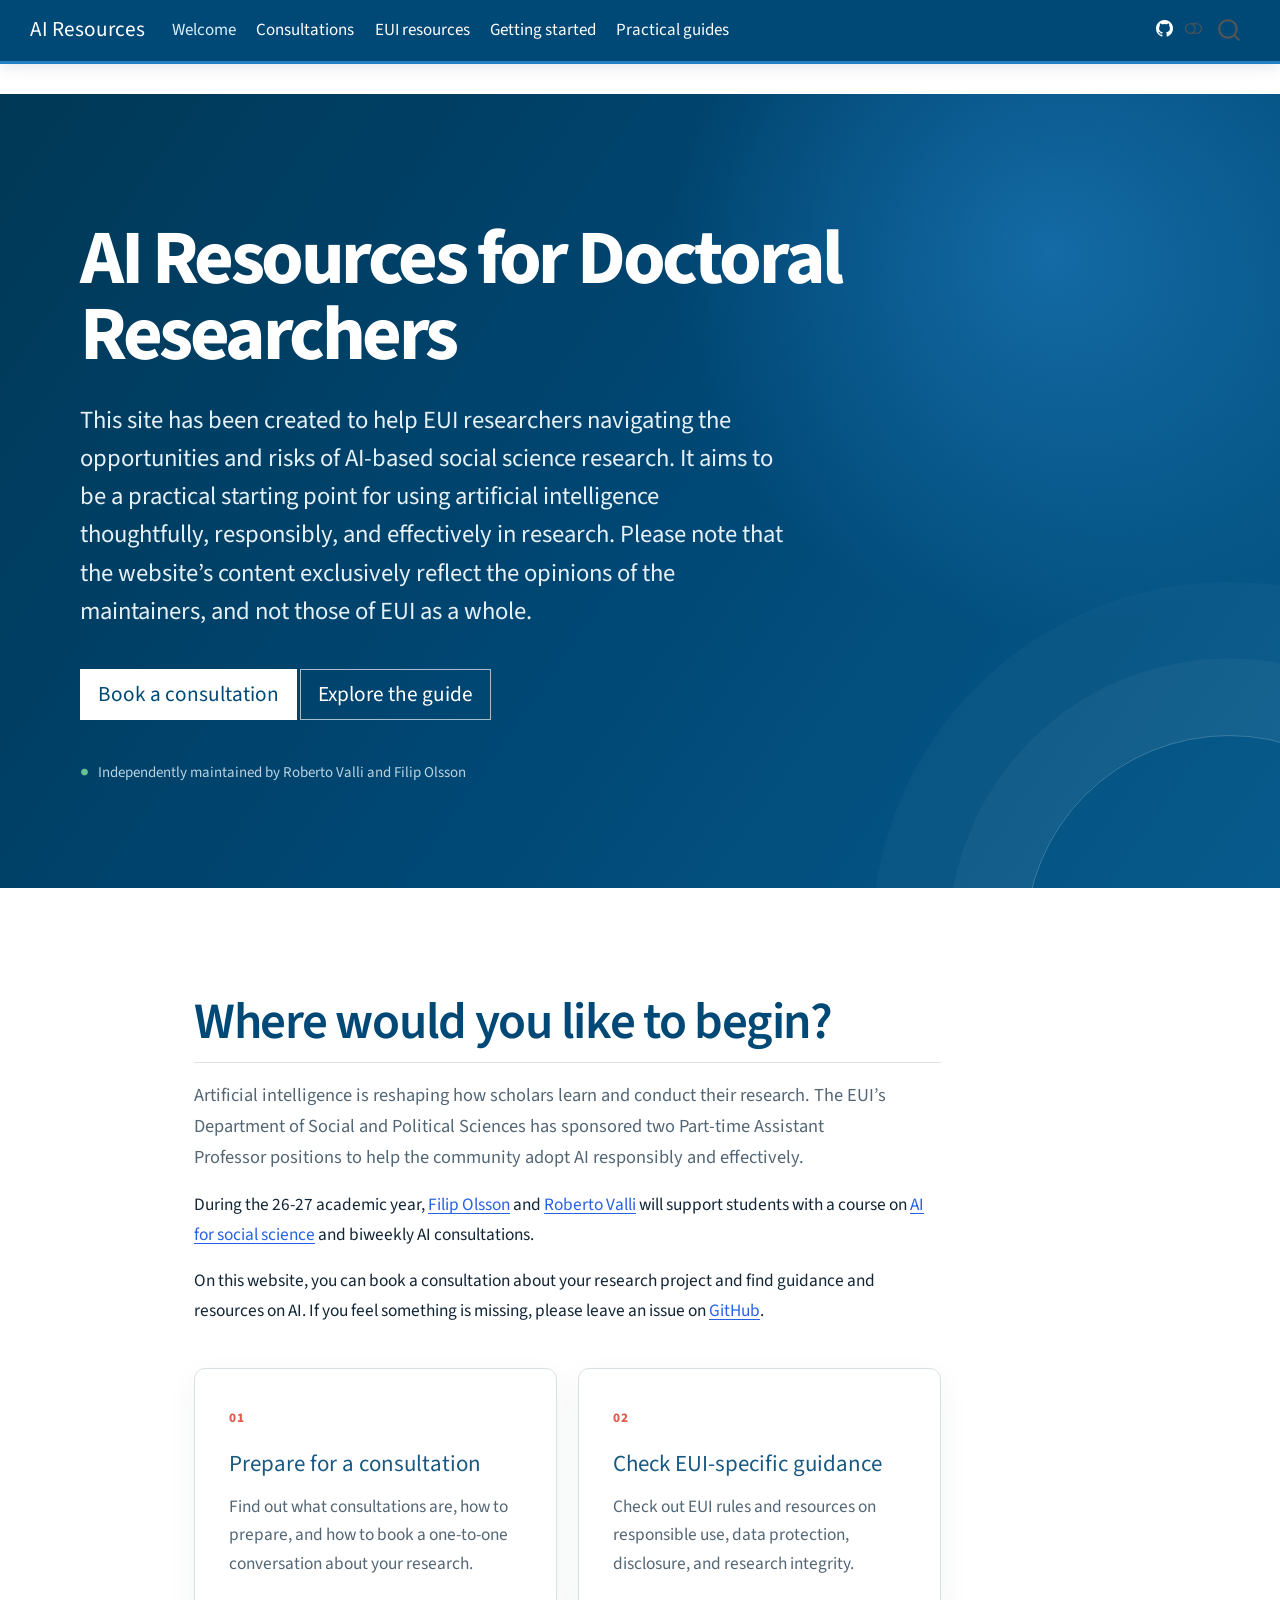
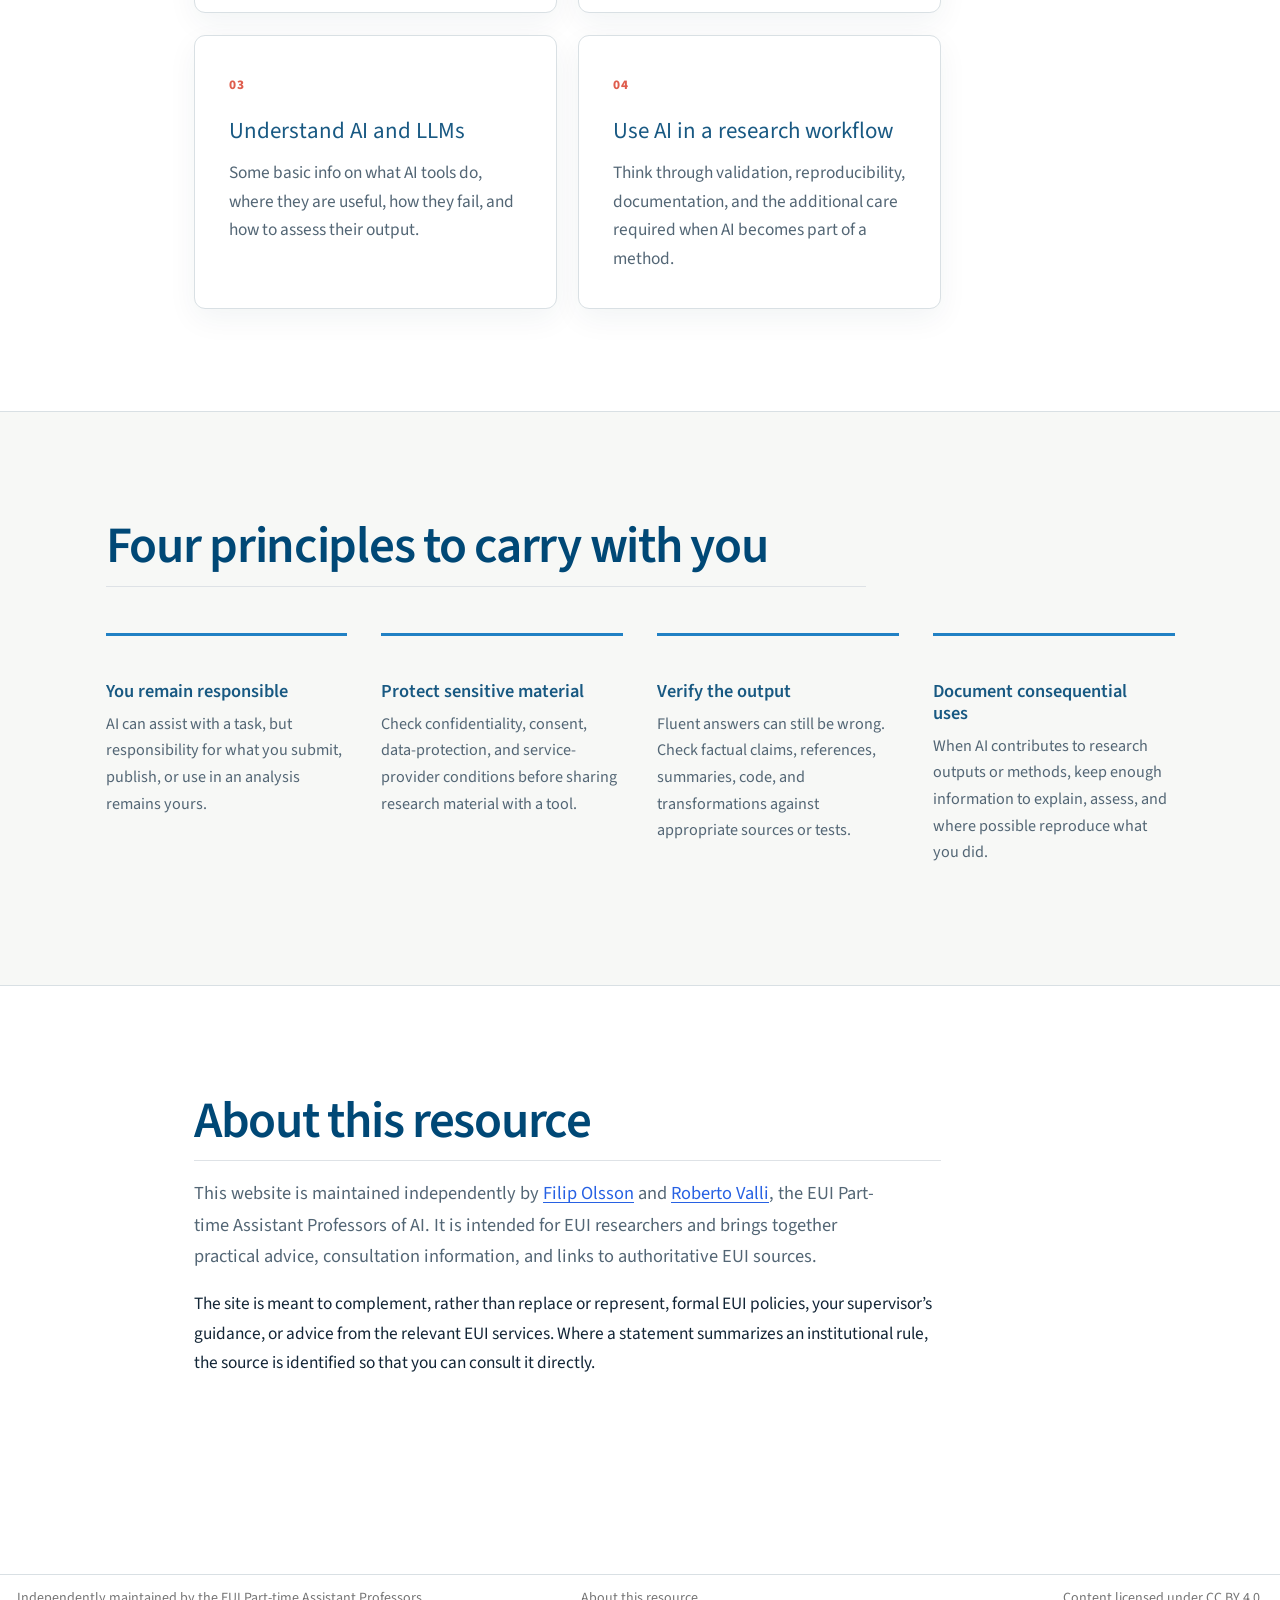
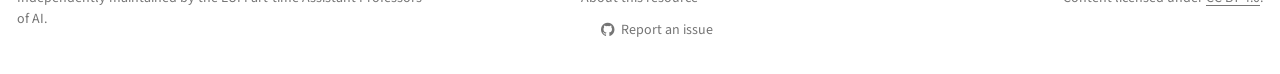
<file: index.html>
<!DOCTYPE html>
<html xmlns="http://www.w3.org/1999/xhtml" lang="en" xml:lang="en"><head>

<meta charset="utf-8">
<meta name="generator" content="quarto-1.9.37">

<meta name="viewport" content="width=device-width, initial-scale=1.0, user-scalable=yes">

<meta name="description" content="An unofficial, practical starting point for EUI researchers who want to use AI thoughtfully, responsibly, and effectively.">

<title>AI Resources for Doctoral Researchers – AI Resources for EUI Researchers</title>
<style>
/* Default styles provided by pandoc.
** See https://pandoc.org/MANUAL.html#variables-for-html for config info.
*/
code{white-space: pre-wrap;}
span.smallcaps{font-variant: small-caps;}
div.columns{display: flex; gap: min(4vw, 1.5em);}
div.column{flex: auto; overflow-x: auto;}
div.hanging-indent{margin-left: 1.5em; text-indent: -1.5em;}
ul.task-list{list-style: none;}
ul.task-list li input[type="checkbox"] {
  width: 0.8em;
  margin: 0 0.8em 0.2em -1em; /* quarto-specific, see https://github.com/quarto-dev/quarto-cli/issues/4556 */ 
  vertical-align: middle;
}
</style>


<script src="site_libs/quarto-nav/quarto-nav.js"></script>
<script src="site_libs/clipboard/clipboard.min.js"></script>
<script src="site_libs/quarto-search/autocomplete.umd.js"></script>
<script src="site_libs/quarto-search/fuse.min.js"></script>
<script src="site_libs/quarto-search/quarto-search.js"></script>
<meta name="quarto:offset" content="./">
<script src="site_libs/quarto-html/quarto.js" type="module"></script>
<script src="site_libs/quarto-html/tabsets/tabsets.js" type="module"></script>
<script src="site_libs/quarto-html/popper.min.js"></script>
<script src="site_libs/quarto-html/tippy.umd.min.js"></script>
<script src="site_libs/quarto-html/anchor.min.js"></script>
<link href="site_libs/quarto-html/tippy.css" rel="stylesheet">
<link href="site_libs/quarto-html/quarto-syntax-highlighting-7f8f88aac4f3542376d5c11b86a4c14d.css" rel="stylesheet" class="quarto-color-scheme" id="quarto-text-highlighting-styles">
<link href="site_libs/quarto-html/quarto-syntax-highlighting-dark-d0ae9245876894da5ac7e18953ecc5cc.css" rel="stylesheet" class="quarto-color-scheme quarto-color-alternate" id="quarto-text-highlighting-styles">
<link href="site_libs/quarto-html/quarto-syntax-highlighting-7f8f88aac4f3542376d5c11b86a4c14d.css" rel="stylesheet" class="quarto-color-scheme-extra" id="quarto-text-highlighting-styles">
<script src="site_libs/bootstrap/bootstrap.min.js"></script>
<link href="site_libs/bootstrap/bootstrap-icons.css" rel="stylesheet">
<link href="site_libs/bootstrap/bootstrap-52d3edc4879e86859cfab57e7fc9f8d6.min.css" rel="stylesheet" append-hash="true" class="quarto-color-scheme" id="quarto-bootstrap" data-mode="light">
<link href="site_libs/bootstrap/bootstrap-dark-ecb30666ad54931f752ed7d414a1d134.min.css" rel="stylesheet" append-hash="true" class="quarto-color-scheme quarto-color-alternate" id="quarto-bootstrap" data-mode="dark">
<link href="site_libs/bootstrap/bootstrap-52d3edc4879e86859cfab57e7fc9f8d6.min.css" rel="stylesheet" append-hash="true" class="quarto-color-scheme-extra" id="quarto-bootstrap" data-mode="light">
<script id="quarto-search-options" type="application/json">{
  "location": "navbar",
  "copy-button": false,
  "collapse-after": 3,
  "panel-placement": "end",
  "type": "overlay",
  "limit": 50,
  "keyboard-shortcut": [
    "f",
    "/",
    "s"
  ],
  "language": {
    "search-no-results-text": "No results",
    "search-matching-documents-text": "matching documents",
    "search-copy-link-title": "Copy link to search",
    "search-hide-matches-text": "Hide additional matches",
    "search-more-match-text": "more match in this document",
    "search-more-matches-text": "more matches in this document",
    "search-clear-button-title": "Clear",
    "search-text-placeholder": "",
    "search-detached-cancel-button-title": "Cancel",
    "search-submit-button-title": "Submit",
    "search-label": "Search"
  }
}</script>
<style>html{ scroll-behavior: smooth; }</style>


<link rel="stylesheet" href="styles.css">
<meta property="og:title" content="AI Resources for Doctoral Researchers – AI Resources for EUI Researchers">
<meta property="og:description" content="An unofficial, practical starting point for EUI researchers who want to use AI thoughtfully, responsibly, and effectively.">
<meta property="og:site_name" content="AI Resources for EUI Researchers">
</head>

<body class="nav-fixed quarto-light"><script id="quarto-html-before-body" type="application/javascript">
    const toggleBodyColorMode = (bsSheetEl) => {
      const mode = bsSheetEl.getAttribute("data-mode");
      const bodyEl = window.document.querySelector("body");
      if (mode === "dark") {
        bodyEl.classList.add("quarto-dark");
        bodyEl.classList.remove("quarto-light");
      } else {
        bodyEl.classList.add("quarto-light");
        bodyEl.classList.remove("quarto-dark");
      }
    }
    const toggleBodyColorPrimary = () => {
      const bsSheetEl = window.document.querySelector("link#quarto-bootstrap:not([rel=disabled-stylesheet])");
      if (bsSheetEl) {
        toggleBodyColorMode(bsSheetEl);
      }
    }
    const setColorSchemeToggle = (alternate) => {
      const toggles = window.document.querySelectorAll('.quarto-color-scheme-toggle');
      for (let i=0; i < toggles.length; i++) {
        const toggle = toggles[i];
        if (toggle) {
          if (alternate) {
            toggle.classList.add("alternate");
          } else {
            toggle.classList.remove("alternate");
          }
        }
      }
    };
    const toggleColorMode = (alternate) => {
      // Switch the stylesheets
      const primaryStylesheets = window.document.querySelectorAll('link.quarto-color-scheme:not(.quarto-color-alternate)');
      const alternateStylesheets = window.document.querySelectorAll('link.quarto-color-scheme.quarto-color-alternate');
      manageTransitions('#quarto-margin-sidebar .nav-link', false);
      if (alternate) {
        // note: dark is layered on light, we don't disable primary!
        enableStylesheet(alternateStylesheets);
        for (const sheetNode of alternateStylesheets) {
          if (sheetNode.id === "quarto-bootstrap") {
            toggleBodyColorMode(sheetNode);
          }
        }
      } else {
        disableStylesheet(alternateStylesheets);
        enableStylesheet(primaryStylesheets)
        toggleBodyColorPrimary();
      }
      manageTransitions('#quarto-margin-sidebar .nav-link', true);
      // Switch the toggles
      setColorSchemeToggle(alternate)
      // Hack to workaround the fact that safari doesn't
      // properly recolor the scrollbar when toggling (#1455)
      if (navigator.userAgent.indexOf('Safari') > 0 && navigator.userAgent.indexOf('Chrome') == -1) {
        manageTransitions("body", false);
        window.scrollTo(0, 1);
        setTimeout(() => {
          window.scrollTo(0, 0);
          manageTransitions("body", true);
        }, 40);
      }
    }
    const disableStylesheet = (stylesheets) => {
      for (let i=0; i < stylesheets.length; i++) {
        const stylesheet = stylesheets[i];
        stylesheet.rel = 'disabled-stylesheet';
      }
    }
    const enableStylesheet = (stylesheets) => {
      for (let i=0; i < stylesheets.length; i++) {
        const stylesheet = stylesheets[i];
        if(stylesheet.rel !== 'stylesheet') { // for Chrome, which will still FOUC without this check
          stylesheet.rel = 'stylesheet';
        }
      }
    }
    const manageTransitions = (selector, allowTransitions) => {
      const els = window.document.querySelectorAll(selector);
      for (let i=0; i < els.length; i++) {
        const el = els[i];
        if (allowTransitions) {
          el.classList.remove('notransition');
        } else {
          el.classList.add('notransition');
        }
      }
    }
    const isFileUrl = () => {
      return window.location.protocol === 'file:';
    }
    const hasAlternateSentinel = () => {
      let styleSentinel = getColorSchemeSentinel();
      if (styleSentinel !== null) {
        return styleSentinel === "alternate";
      } else {
        return false;
      }
    }
    const setStyleSentinel = (alternate) => {
      const value = alternate ? "alternate" : "default";
      if (!isFileUrl()) {
        window.localStorage.setItem("quarto-color-scheme", value);
      } else {
        localAlternateSentinel = value;
      }
    }
    const getColorSchemeSentinel = () => {
      if (!isFileUrl()) {
        const storageValue = window.localStorage.getItem("quarto-color-scheme");
        return storageValue != null ? storageValue : localAlternateSentinel;
      } else {
        return localAlternateSentinel;
      }
    }
    const toggleGiscusIfUsed = (isAlternate, darkModeDefault) => {
      const baseTheme = document.querySelector('#giscus-base-theme')?.value ?? 'light';
      const alternateTheme = document.querySelector('#giscus-alt-theme')?.value ?? 'dark';
      let newTheme = '';
      if(authorPrefersDark) {
        newTheme = isAlternate ? baseTheme : alternateTheme;
      } else {
        newTheme = isAlternate ? alternateTheme : baseTheme;
      }
      const changeGiscusTheme = () => {
        // From: https://github.com/giscus/giscus/issues/336
        const sendMessage = (message) => {
          const iframe = document.querySelector('iframe.giscus-frame');
          if (!iframe) return;
          iframe.contentWindow.postMessage({ giscus: message }, 'https://giscus.app');
        }
        sendMessage({
          setConfig: {
            theme: newTheme
          }
        });
      }
      const isGiscussLoaded = window.document.querySelector('iframe.giscus-frame') !== null;
      if (isGiscussLoaded) {
        changeGiscusTheme();
      }
    };
    const authorPrefersDark = false;
    const darkModeDefault = authorPrefersDark;
      document.querySelector('link#quarto-text-highlighting-styles.quarto-color-scheme-extra').rel = 'disabled-stylesheet';
      document.querySelector('link#quarto-bootstrap.quarto-color-scheme-extra').rel = 'disabled-stylesheet';
    let localAlternateSentinel = darkModeDefault ? 'alternate' : 'default';
    // Dark / light mode switch
    window.quartoToggleColorScheme = () => {
      // Read the current dark / light value
      let toAlternate = !hasAlternateSentinel();
      toggleColorMode(toAlternate);
      setStyleSentinel(toAlternate);
      toggleGiscusIfUsed(toAlternate, darkModeDefault);
      window.dispatchEvent(new Event('resize'));
    };
    // Switch to dark mode if need be
    if (hasAlternateSentinel()) {
      toggleColorMode(true);
    } else {
      toggleColorMode(false);
    }
  </script>

<div id="quarto-search-results"></div>
  <header id="quarto-header" class="headroom fixed-top">
    <nav class="navbar navbar-expand-lg " data-bs-theme="dark">
      <div class="navbar-container container-fluid">
      <div class="navbar-brand-container mx-auto">
    <a class="navbar-brand" href="./index.html">
    <span class="navbar-title">AI Resources</span>
    </a>
  </div>
            <div id="quarto-search" class="" title="Search"></div>
          <button class="navbar-toggler" type="button" data-bs-toggle="collapse" data-bs-target="#navbarCollapse" aria-controls="navbarCollapse" role="menu" aria-expanded="false" aria-label="Toggle navigation" onclick="if (window.quartoToggleHeadroom) { window.quartoToggleHeadroom(); }">
  <span class="navbar-toggler-icon"></span>
</button>
          <div class="collapse navbar-collapse" id="navbarCollapse">
            <ul class="navbar-nav navbar-nav-scroll me-auto">
  <li class="nav-item">
    <a class="nav-link active" href="./index.html" aria-current="page"> 
<span class="menu-text">Welcome</span></a>
  </li>  
  <li class="nav-item">
    <a class="nav-link" href="./consultations.html"> 
<span class="menu-text">Consultations</span></a>
  </li>  
  <li class="nav-item">
    <a class="nav-link" href="./eui-resources.html"> 
<span class="menu-text">EUI resources</span></a>
  </li>  
  <li class="nav-item">
    <a class="nav-link" href="./getting-started.html"> 
<span class="menu-text">Getting started</span></a>
  </li>  
  <li class="nav-item">
    <a class="nav-link" href="./guides/index.html"> 
<span class="menu-text">Practical guides</span></a>
  </li>  
</ul>
          </div> <!-- /navcollapse -->
            <div class="quarto-navbar-tools">
    <a href="https://github.com/RobertoValli/eui-ai-resources" title="" class="quarto-navigation-tool px-1" aria-label="View this project on GitHub"><i class="bi bi-github"></i></a>
  <a href="" class="quarto-color-scheme-toggle quarto-navigation-tool  px-1" onclick="window.quartoToggleColorScheme(); return false;" title="Toggle dark mode"><i class="bi"></i></a>
</div>
      </div> <!-- /container-fluid -->
    </nav>
</header>
<!-- content -->
<div id="quarto-content" class="quarto-container page-columns page-rows-contents page-layout-full page-navbar">
<!-- sidebar -->
<!-- margin-sidebar -->
    
<!-- main -->
<main class="content page-columns page-full column-body" id="quarto-document-content"><header id="title-block-header" class="quarto-title-block"><h1 class="title display-7">AI Resources for Doctoral Researchers</h1></header>


<header id="title-block-header">


</header>


<div class="hero column-screen">
<section id="ai-resources-for-doctoral-researchers" class="level1 hero-inner">
<h1>AI Resources for Doctoral Researchers</h1>
<p>This site has been created to help EUI researchers navigating the opportunities and risks of AI-based social science research. It aims to be a practical starting point for using artificial intelligence thoughtfully, responsibly, and effectively in research. Please note that the website’s content exclusively reflect the opinions of the maintainers, and not those of EUI as a whole.</p>
<div class="hero-actions">
<p><a href="./consultations.html" class="btn btn-primary btn-lg">Book a consultation</a> <a href="./getting-started.html" class="btn btn-outline-primary btn-lg">Explore the guide</a></p>
</div>
<p class="status-note">
<span aria-hidden="true">●</span> Independently maintained by Roberto Valli and Filip Olsson
</p>
</section>
</div>
<section id="where-would-you-like-to-begin" class="level2 home-section">
<h2 class="anchored" data-anchor-id="where-would-you-like-to-begin">Where would you like to begin?</h2>
<p>Artificial intelligence is reshaping how scholars learn and conduct their research. The EUI’s Department of Social and Political Sciences has sponsored two Part-time Assistant Professor positions to help the community adopt AI responsibly and effectively.</p>
<p>During the 26-27 academic year, <a href="https://www.eui.eu/people?id=filip-olsson">Filip Olsson</a> and <a href="https://www.robertovalli.com/">Roberto Valli</a> will support students with a course on <a href="https://www.eui.eu/DepartmentsAndCentres/academic-catalogue/Course-detail?course_id=SPS-RE-AI-OLS-26">AI for social science</a> and biweekly AI consultations.</p>
<p>On this website, you can book a consultation about your research project and find guidance and resources on AI. If you feel something is missing, please leave an issue on <a href="https://github.com/RobertoValli/eui-ai-resources/issues/new">GitHub</a>.</p>
<div class="path-grid">
<div class="path-card">
<p><span class="path-number" aria-hidden="true">01</span></p>
<section id="prepare-for-a-consultation" class="level3">
<h3 class="anchored" data-anchor-id="prepare-for-a-consultation"><a href="./consultations.html">Prepare for a consultation</a></h3>
<p>Find out what consultations are, how to prepare, and how to book a one-to-one conversation about your research.</p>
</section>
</div>
<div class="path-card">
<p><span class="path-number" aria-hidden="true">02</span></p>
<section id="check-eui-specific-guidance" class="level3">
<h3 class="anchored" data-anchor-id="check-eui-specific-guidance"><a href="./eui-resources.html">Check EUI-specific guidance</a></h3>
<p>Check out EUI rules and resources on responsible use, data protection, disclosure, and research integrity.</p>
</section>
</div>
<div class="path-card">
<p><span class="path-number" aria-hidden="true">03</span></p>
<section id="understand-ai-and-llms" class="level3">
<h3 class="anchored" data-anchor-id="understand-ai-and-llms"><a href="./getting-started.html">Understand AI and LLMs</a></h3>
<p>Some basic info on what AI tools do, where they are useful, how they fail, and how to assess their output.</p>
</section>
</div>
<div class="path-card">
<p><span class="path-number" aria-hidden="true">04</span></p>
<section id="use-ai-in-a-research-workflow" class="level3">
<h3 class="anchored" data-anchor-id="use-ai-in-a-research-workflow"><a href="./getting-started.html#ai-as-method">Use AI in a research workflow</a></h3>
<p>Think through validation, reproducibility, documentation, and the additional care required when AI becomes part of a method.</p>
</section>
</div>
</div>
</section>
<div class="principles-band column-screen">
<section id="four-principles-to-carry-with-you" class="level2 home-section">
<h2 class="anchored" data-anchor-id="four-principles-to-carry-with-you">Four principles to carry with you</h2>
<div class="principles-grid">
<section id="you-remain-responsible" class="level3 principle">
<h3 class="anchored" data-anchor-id="you-remain-responsible">You remain responsible</h3>
<p>AI can assist with a task, but responsibility for what you submit, publish, or use in an analysis remains yours.</p>
</section>
<section id="protect-sensitive-material" class="level3 principle">
<h3 class="anchored" data-anchor-id="protect-sensitive-material">Protect sensitive material</h3>
<p>Check confidentiality, consent, data-protection, and service-provider conditions before sharing research material with a tool.</p>
</section>
<section id="verify-the-output" class="level3 principle">
<h3 class="anchored" data-anchor-id="verify-the-output">Verify the output</h3>
<p>Fluent answers can still be wrong. Check factual claims, references, summaries, code, and transformations against appropriate sources or tests.</p>
</section>
<section id="document-consequential-uses" class="level3 principle">
<h3 class="anchored" data-anchor-id="document-consequential-uses">Document consequential uses</h3>
<p>When AI contributes to research outputs or methods, keep enough information to explain, assess, and where possible reproduce what you did.</p>
</section>
</div>
</section>
</div>
<section id="about-this-resource" class="level2 home-section">
<h2 class="anchored" data-anchor-id="about-this-resource">About this resource</h2>
<p>This website is maintained independently by <a href="https://www.eui.eu/people?id=filip-olsson">Filip Olsson</a> and <a href="https://www.eui.eu/people?id=roberto-valli">Roberto Valli</a>, the EUI Part-time Assistant Professors of AI. It is intended for EUI researchers and brings together practical advice, consultation information, and links to authoritative EUI sources.</p>
<p>The site is meant to complement, rather than replace or represent, formal EUI policies, your supervisor’s guidance, or advice from the relevant EUI services. Where a statement summarizes an institutional rule, the source is identified so that you can consult it directly.</p>
</section>



<a onclick="window.scrollTo(0, 0); return false;" role="button" id="quarto-back-to-top"><i class="bi bi-arrow-up"></i> Back to top</a></main> <!-- /main -->
<script>
  (function () {
    function openLinkedAnswer() {
      var id = decodeURIComponent(window.location.hash.slice(1));
      var answer = id && document.getElementById(id);
      if (!answer || !answer.classList.contains('qa')) return;

      var content = answer.querySelector('.callout-collapse');
      if (content && !content.classList.contains('show')) {
        if (window.bootstrap && window.bootstrap.Collapse) {
          window.bootstrap.Collapse.getOrCreateInstance(content, { toggle: false }).show();
        } else {
          var header = answer.querySelector('.callout-header');
          if (header) header.click();
        }
      }
      answer.scrollIntoView({ block: 'start' });
    }

    window.addEventListener('load', openLinkedAnswer);
    window.addEventListener('hashchange', openLinkedAnswer);
  })();
</script>
<script id="quarto-html-after-body" type="application/javascript">
  window.document.addEventListener("DOMContentLoaded", function (event) {
    // Ensure there is a toggle, if there isn't float one in the top right
    if (window.document.querySelector('.quarto-color-scheme-toggle') === null) {
      const a = window.document.createElement('a');
      a.classList.add('top-right');
      a.classList.add('quarto-color-scheme-toggle');
      a.href = "";
      a.onclick = function() { try { window.quartoToggleColorScheme(); } catch {} return false; };
      const i = window.document.createElement("i");
      i.classList.add('bi');
      a.appendChild(i);
      window.document.body.appendChild(a);
    }
    setColorSchemeToggle(hasAlternateSentinel())
    const icon = "";
    const anchorJS = new window.AnchorJS();
    anchorJS.options = {
      placement: 'right',
      icon: icon
    };
    anchorJS.add('.anchored');
    const isCodeAnnotation = (el) => {
      for (const clz of el.classList) {
        if (clz.startsWith('code-annotation-')) {                     
          return true;
        }
      }
      return false;
    }
    const onCopySuccess = function(e) {
      // button target
      const button = e.trigger;
      // don't keep focus
      button.blur();
      // flash "checked"
      button.classList.add('code-copy-button-checked');
      var currentTitle = button.getAttribute("title");
      button.setAttribute("title", "Copied!");
      let tooltip;
      if (window.bootstrap) {
        button.setAttribute("data-bs-toggle", "tooltip");
        button.setAttribute("data-bs-placement", "left");
        button.setAttribute("data-bs-title", "Copied!");
        tooltip = new bootstrap.Tooltip(button, 
          { trigger: "manual", 
            customClass: "code-copy-button-tooltip",
            offset: [0, -8]});
        tooltip.show();    
      }
      setTimeout(function() {
        if (tooltip) {
          tooltip.hide();
          button.removeAttribute("data-bs-title");
          button.removeAttribute("data-bs-toggle");
          button.removeAttribute("data-bs-placement");
        }
        button.setAttribute("title", currentTitle);
        button.classList.remove('code-copy-button-checked');
      }, 1000);
      // clear code selection
      e.clearSelection();
    }
    const getTextToCopy = function(trigger) {
      const outerScaffold = trigger.parentElement.cloneNode(true);
      const codeEl = outerScaffold.querySelector('code');
      for (const childEl of codeEl.children) {
        if (isCodeAnnotation(childEl)) {
          childEl.remove();
        }
      }
      return codeEl.innerText;
    }
    const clipboard = new window.ClipboardJS('.code-copy-button:not([data-in-quarto-modal])', {
      text: getTextToCopy
    });
    clipboard.on('success', onCopySuccess);
    if (window.document.getElementById('quarto-embedded-source-code-modal')) {
      const clipboardModal = new window.ClipboardJS('.code-copy-button[data-in-quarto-modal]', {
        text: getTextToCopy,
        container: window.document.getElementById('quarto-embedded-source-code-modal')
      });
      clipboardModal.on('success', onCopySuccess);
    }
      var localhostRegex = new RegExp(/^(?:http|https):\/\/localhost\:?[0-9]*\//);
      var mailtoRegex = new RegExp(/^mailto:/);
        var filterRegex = new RegExp("https:\/\/robertovalli\.github\.io\/eui-ai-resources\/");
      var isInternal = (href) => {
          return filterRegex.test(href) || localhostRegex.test(href) || mailtoRegex.test(href);
      }
      // Inspect non-navigation links and adorn them if external
     var links = window.document.querySelectorAll('a[href]:not(.nav-link):not(.navbar-brand):not(.toc-action):not(.sidebar-link):not(.sidebar-item-toggle):not(.pagination-link):not(.no-external):not([aria-hidden]):not(.dropdown-item):not(.quarto-navigation-tool):not(.about-link)');
      for (var i=0; i<links.length; i++) {
        const link = links[i];
        if (!isInternal(link.href)) {
          // undo the damage that might have been done by quarto-nav.js in the case of
          // links that we want to consider external
          if (link.dataset.originalHref !== undefined) {
            link.href = link.dataset.originalHref;
          }
            // target, if specified
            link.setAttribute("target", "_blank");
            if (link.getAttribute("rel") === null) {
              link.setAttribute("rel", "noopener");
            }
        }
      }
    function tippyHover(el, contentFn, onTriggerFn, onUntriggerFn) {
      const config = {
        allowHTML: true,
        maxWidth: 500,
        delay: 100,
        arrow: false,
        appendTo: function(el) {
            return el.parentElement;
        },
        interactive: true,
        interactiveBorder: 10,
        theme: 'quarto',
        placement: 'bottom-start',
      };
      if (contentFn) {
        config.content = contentFn;
      }
      if (onTriggerFn) {
        config.onTrigger = onTriggerFn;
      }
      if (onUntriggerFn) {
        config.onUntrigger = onUntriggerFn;
      }
      window.tippy(el, config); 
    }
    const noterefs = window.document.querySelectorAll('a[role="doc-noteref"]');
    for (var i=0; i<noterefs.length; i++) {
      const ref = noterefs[i];
      tippyHover(ref, function() {
        // use id or data attribute instead here
        let href = ref.getAttribute('data-footnote-href') || ref.getAttribute('href');
        try { href = new URL(href).hash; } catch {}
        const id = href.replace(/^#\/?/, "");
        const note = window.document.getElementById(id);
        if (note) {
          return note.innerHTML;
        } else {
          return "";
        }
      });
    }
    const xrefs = window.document.querySelectorAll('a.quarto-xref');
    const processXRef = (id, note) => {
      // Strip column container classes
      const stripColumnClz = (el) => {
        el.classList.remove("page-full", "page-columns");
        if (el.children) {
          for (const child of el.children) {
            stripColumnClz(child);
          }
        }
      }
      stripColumnClz(note)
      if (id === null || id.startsWith('sec-')) {
        // Special case sections, only their first couple elements
        const container = document.createElement("div");
        if (note.children && note.children.length > 2) {
          container.appendChild(note.children[0].cloneNode(true));
          for (let i = 1; i < note.children.length; i++) {
            const child = note.children[i];
            if (child.tagName === "P" && child.innerText === "") {
              continue;
            } else {
              container.appendChild(child.cloneNode(true));
              break;
            }
          }
          if (window.Quarto?.typesetMath) {
            window.Quarto.typesetMath(container);
          }
          return container.innerHTML
        } else {
          if (window.Quarto?.typesetMath) {
            window.Quarto.typesetMath(note);
          }
          return note.innerHTML;
        }
      } else {
        // Remove any anchor links if they are present
        const anchorLink = note.querySelector('a.anchorjs-link');
        if (anchorLink) {
          anchorLink.remove();
        }
        if (window.Quarto?.typesetMath) {
          window.Quarto.typesetMath(note);
        }
        if (note.classList.contains("callout")) {
          return note.outerHTML;
        } else {
          return note.innerHTML;
        }
      }
    }
    for (var i=0; i<xrefs.length; i++) {
      const xref = xrefs[i];
      tippyHover(xref, undefined, function(instance) {
        instance.disable();
        let url = xref.getAttribute('href');
        let hash = undefined; 
        if (url.startsWith('#')) {
          hash = url;
        } else {
          try { hash = new URL(url).hash; } catch {}
        }
        if (hash) {
          const id = hash.replace(/^#\/?/, "");
          const note = window.document.getElementById(id);
          if (note !== null) {
            try {
              const html = processXRef(id, note.cloneNode(true));
              instance.setContent(html);
            } finally {
              instance.enable();
              instance.show();
            }
          } else {
            // See if we can fetch this
            fetch(url.split('#')[0])
            .then(res => res.text())
            .then(html => {
              const parser = new DOMParser();
              const htmlDoc = parser.parseFromString(html, "text/html");
              const note = htmlDoc.getElementById(id);
              if (note !== null) {
                const html = processXRef(id, note);
                instance.setContent(html);
              } 
            }).finally(() => {
              instance.enable();
              instance.show();
            });
          }
        } else {
          // See if we can fetch a full url (with no hash to target)
          // This is a special case and we should probably do some content thinning / targeting
          fetch(url)
          .then(res => res.text())
          .then(html => {
            const parser = new DOMParser();
            const htmlDoc = parser.parseFromString(html, "text/html");
            const note = htmlDoc.querySelector('main.content');
            if (note !== null) {
              // This should only happen for chapter cross references
              // (since there is no id in the URL)
              // remove the first header
              if (note.children.length > 0 && note.children[0].tagName === "HEADER") {
                note.children[0].remove();
              }
              const html = processXRef(null, note);
              instance.setContent(html);
            } 
          }).finally(() => {
            instance.enable();
            instance.show();
          });
        }
      }, function(instance) {
      });
    }
        let selectedAnnoteEl;
        const selectorForAnnotation = ( cell, annotation) => {
          let cellAttr = 'data-code-cell="' + cell + '"';
          let lineAttr = 'data-code-annotation="' +  annotation + '"';
          const selector = 'span[' + cellAttr + '][' + lineAttr + ']';
          return selector;
        }
        const selectCodeLines = (annoteEl) => {
          const doc = window.document;
          const targetCell = annoteEl.getAttribute("data-target-cell");
          const targetAnnotation = annoteEl.getAttribute("data-target-annotation");
          const annoteSpan = window.document.querySelector(selectorForAnnotation(targetCell, targetAnnotation));
          const lines = annoteSpan.getAttribute("data-code-lines").split(",");
          const lineIds = lines.map((line) => {
            return targetCell + "-" + line;
          })
          let top = null;
          let height = null;
          let parent = null;
          if (lineIds.length > 0) {
              //compute the position of the single el (top and bottom and make a div)
              const el = window.document.getElementById(lineIds[0]);
              top = el.offsetTop;
              height = el.offsetHeight;
              parent = el.parentElement.parentElement;
            if (lineIds.length > 1) {
              const lastEl = window.document.getElementById(lineIds[lineIds.length - 1]);
              const bottom = lastEl.offsetTop + lastEl.offsetHeight;
              height = bottom - top;
            }
            if (top !== null && height !== null && parent !== null) {
              // cook up a div (if necessary) and position it 
              let div = window.document.getElementById("code-annotation-line-highlight");
              if (div === null) {
                div = window.document.createElement("div");
                div.setAttribute("id", "code-annotation-line-highlight");
                div.style.position = 'absolute';
                parent.appendChild(div);
              }
              div.style.top = top - 2 + "px";
              div.style.height = height + 4 + "px";
              div.style.left = 0;
              let gutterDiv = window.document.getElementById("code-annotation-line-highlight-gutter");
              if (gutterDiv === null) {
                gutterDiv = window.document.createElement("div");
                gutterDiv.setAttribute("id", "code-annotation-line-highlight-gutter");
                gutterDiv.style.position = 'absolute';
                const codeCell = window.document.getElementById(targetCell);
                const gutter = codeCell.querySelector('.code-annotation-gutter');
                gutter.appendChild(gutterDiv);
              }
              gutterDiv.style.top = top - 2 + "px";
              gutterDiv.style.height = height + 4 + "px";
            }
            selectedAnnoteEl = annoteEl;
          }
        };
        const unselectCodeLines = () => {
          const elementsIds = ["code-annotation-line-highlight", "code-annotation-line-highlight-gutter"];
          elementsIds.forEach((elId) => {
            const div = window.document.getElementById(elId);
            if (div) {
              div.remove();
            }
          });
          selectedAnnoteEl = undefined;
        };
          // Handle positioning of the toggle
      window.addEventListener(
        "resize",
        throttle(() => {
          elRect = undefined;
          if (selectedAnnoteEl) {
            selectCodeLines(selectedAnnoteEl);
          }
        }, 10)
      );
      function throttle(fn, ms) {
      let throttle = false;
      let timer;
        return (...args) => {
          if(!throttle) { // first call gets through
              fn.apply(this, args);
              throttle = true;
          } else { // all the others get throttled
              if(timer) clearTimeout(timer); // cancel #2
              timer = setTimeout(() => {
                fn.apply(this, args);
                timer = throttle = false;
              }, ms);
          }
        };
      }
        // Attach click handler to the DT
        const annoteDls = window.document.querySelectorAll('dt[data-target-cell]');
        for (const annoteDlNode of annoteDls) {
          annoteDlNode.addEventListener('click', (event) => {
            const clickedEl = event.target;
            if (clickedEl !== selectedAnnoteEl) {
              unselectCodeLines();
              const activeEl = window.document.querySelector('dt[data-target-cell].code-annotation-active');
              if (activeEl) {
                activeEl.classList.remove('code-annotation-active');
              }
              selectCodeLines(clickedEl);
              clickedEl.classList.add('code-annotation-active');
            } else {
              // Unselect the line
              unselectCodeLines();
              clickedEl.classList.remove('code-annotation-active');
            }
          });
        }
    const findCites = (el) => {
      const parentEl = el.parentElement;
      if (parentEl) {
        const cites = parentEl.dataset.cites;
        if (cites) {
          return {
            el,
            cites: cites.split(' ')
          };
        } else {
          return findCites(el.parentElement)
        }
      } else {
        return undefined;
      }
    };
    var bibliorefs = window.document.querySelectorAll('a[role="doc-biblioref"]');
    for (var i=0; i<bibliorefs.length; i++) {
      const ref = bibliorefs[i];
      const citeInfo = findCites(ref);
      if (citeInfo) {
        tippyHover(citeInfo.el, function() {
          var popup = window.document.createElement('div');
          citeInfo.cites.forEach(function(cite) {
            var citeDiv = window.document.createElement('div');
            citeDiv.classList.add('hanging-indent');
            citeDiv.classList.add('csl-entry');
            var biblioDiv = window.document.getElementById('ref-' + cite);
            if (biblioDiv) {
              citeDiv.innerHTML = biblioDiv.innerHTML;
            }
            popup.appendChild(citeDiv);
          });
          return popup.innerHTML;
        });
      }
    }
  });
  </script>
</div> <!-- /content -->
<footer class="footer">
  <div class="nav-footer">
    <div class="nav-footer-left">
<p>Independently maintained by the EUI Part-time Assistant Professors of AI.</p>
</div>   
    <div class="nav-footer-center">
      <ul class="footer-items list-unstyled">
    <li class="nav-item">
    <a class="nav-link" href="./index.html#about-this-resource">
<p>About this resource</p>
</a>
  </li>  
</ul>
    <div class="toc-actions"><ul><li><a href="https://github.com/RobertoValli/eui-ai-resources/issues/new" class="toc-action"><i class="bi bi-github"></i>Report an issue</a></li></ul></div></div>
    <div class="nav-footer-right">
<p>Content licensed under <a href="https://creativecommons.org/licenses/by/4.0/">CC BY 4.0</a>.</p>
</div>
  </div>
</footer>




<script src="site_libs/quarto-html/zenscroll-min.js"></script>
</body></html>
</file>
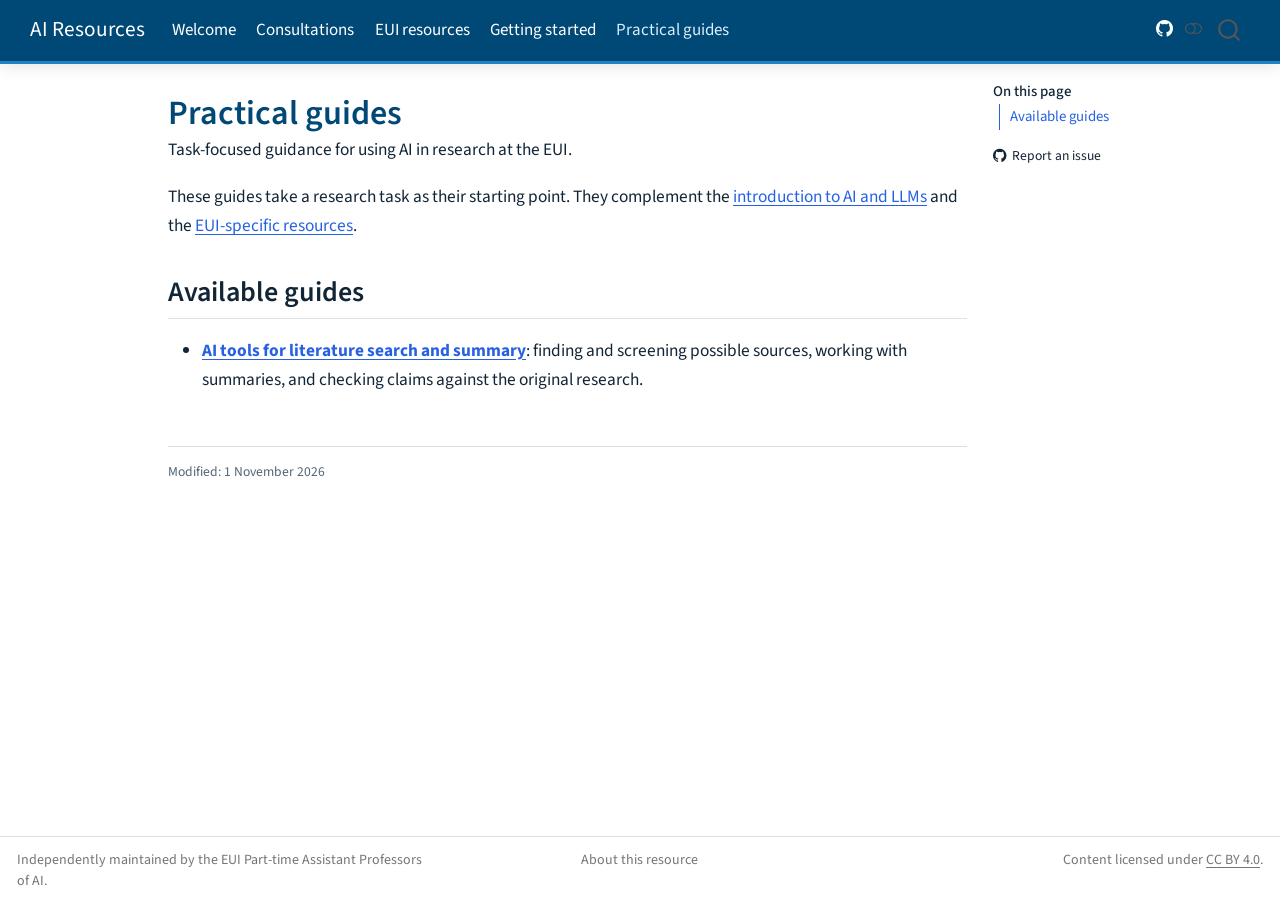
<file: guides/index.html>
<!DOCTYPE html>
<html xmlns="http://www.w3.org/1999/xhtml" lang="en" xml:lang="en"><head>

<meta charset="utf-8">
<meta name="generator" content="quarto-1.9.37">

<meta name="viewport" content="width=device-width, initial-scale=1.0, user-scalable=yes">

<meta name="description" content="Task-focused guidance for using AI in research at the EUI.">

<title>Practical guides – AI Resources for EUI Researchers</title>
<style>
/* Default styles provided by pandoc.
** See https://pandoc.org/MANUAL.html#variables-for-html for config info.
*/
code{white-space: pre-wrap;}
span.smallcaps{font-variant: small-caps;}
div.columns{display: flex; gap: min(4vw, 1.5em);}
div.column{flex: auto; overflow-x: auto;}
div.hanging-indent{margin-left: 1.5em; text-indent: -1.5em;}
ul.task-list{list-style: none;}
ul.task-list li input[type="checkbox"] {
  width: 0.8em;
  margin: 0 0.8em 0.2em -1em; /* quarto-specific, see https://github.com/quarto-dev/quarto-cli/issues/4556 */ 
  vertical-align: middle;
}
</style>


<script src="../site_libs/quarto-nav/quarto-nav.js"></script>
<script src="../site_libs/clipboard/clipboard.min.js"></script>
<script src="../site_libs/quarto-search/autocomplete.umd.js"></script>
<script src="../site_libs/quarto-search/fuse.min.js"></script>
<script src="../site_libs/quarto-search/quarto-search.js"></script>
<meta name="quarto:offset" content="../">
<script src="../site_libs/quarto-html/quarto.js" type="module"></script>
<script src="../site_libs/quarto-html/tabsets/tabsets.js" type="module"></script>
<script src="../site_libs/quarto-html/popper.min.js"></script>
<script src="../site_libs/quarto-html/tippy.umd.min.js"></script>
<script src="../site_libs/quarto-html/anchor.min.js"></script>
<link href="../site_libs/quarto-html/tippy.css" rel="stylesheet">
<link href="../site_libs/quarto-html/quarto-syntax-highlighting-7f8f88aac4f3542376d5c11b86a4c14d.css" rel="stylesheet" class="quarto-color-scheme" id="quarto-text-highlighting-styles">
<link href="../site_libs/quarto-html/quarto-syntax-highlighting-dark-d0ae9245876894da5ac7e18953ecc5cc.css" rel="stylesheet" class="quarto-color-scheme quarto-color-alternate" id="quarto-text-highlighting-styles">
<link href="../site_libs/quarto-html/quarto-syntax-highlighting-7f8f88aac4f3542376d5c11b86a4c14d.css" rel="stylesheet" class="quarto-color-scheme-extra" id="quarto-text-highlighting-styles">
<script src="../site_libs/bootstrap/bootstrap.min.js"></script>
<link href="../site_libs/bootstrap/bootstrap-icons.css" rel="stylesheet">
<link href="../site_libs/bootstrap/bootstrap-158031087360bce0ff56dc785ce39e06.min.css" rel="stylesheet" append-hash="true" class="quarto-color-scheme" id="quarto-bootstrap" data-mode="light">
<link href="../site_libs/bootstrap/bootstrap-dark-5685cd926c25366c96d9f1407e584118.min.css" rel="stylesheet" append-hash="true" class="quarto-color-scheme quarto-color-alternate" id="quarto-bootstrap" data-mode="dark">
<link href="../site_libs/bootstrap/bootstrap-158031087360bce0ff56dc785ce39e06.min.css" rel="stylesheet" append-hash="true" class="quarto-color-scheme-extra" id="quarto-bootstrap" data-mode="light">
<script id="quarto-search-options" type="application/json">{
  "location": "navbar",
  "copy-button": false,
  "collapse-after": 3,
  "panel-placement": "end",
  "type": "overlay",
  "limit": 50,
  "keyboard-shortcut": [
    "f",
    "/",
    "s"
  ],
  "language": {
    "search-no-results-text": "No results",
    "search-matching-documents-text": "matching documents",
    "search-copy-link-title": "Copy link to search",
    "search-hide-matches-text": "Hide additional matches",
    "search-more-match-text": "more match in this document",
    "search-more-matches-text": "more matches in this document",
    "search-clear-button-title": "Clear",
    "search-text-placeholder": "",
    "search-detached-cancel-button-title": "Cancel",
    "search-submit-button-title": "Submit",
    "search-label": "Search"
  }
}</script>
<style>html{ scroll-behavior: smooth; }</style>


<link rel="stylesheet" href="../styles.css">
<meta property="og:title" content="Practical guides – AI Resources for EUI Researchers">
<meta property="og:description" content="Task-focused guidance for using AI in research at the EUI.">
<meta property="og:site_name" content="AI Resources for EUI Researchers">
</head>

<body class="nav-fixed quarto-light"><script id="quarto-html-before-body" type="application/javascript">
    const toggleBodyColorMode = (bsSheetEl) => {
      const mode = bsSheetEl.getAttribute("data-mode");
      const bodyEl = window.document.querySelector("body");
      if (mode === "dark") {
        bodyEl.classList.add("quarto-dark");
        bodyEl.classList.remove("quarto-light");
      } else {
        bodyEl.classList.add("quarto-light");
        bodyEl.classList.remove("quarto-dark");
      }
    }
    const toggleBodyColorPrimary = () => {
      const bsSheetEl = window.document.querySelector("link#quarto-bootstrap:not([rel=disabled-stylesheet])");
      if (bsSheetEl) {
        toggleBodyColorMode(bsSheetEl);
      }
    }
    const setColorSchemeToggle = (alternate) => {
      const toggles = window.document.querySelectorAll('.quarto-color-scheme-toggle');
      for (let i=0; i < toggles.length; i++) {
        const toggle = toggles[i];
        if (toggle) {
          if (alternate) {
            toggle.classList.add("alternate");
          } else {
            toggle.classList.remove("alternate");
          }
        }
      }
    };
    const toggleColorMode = (alternate) => {
      // Switch the stylesheets
      const primaryStylesheets = window.document.querySelectorAll('link.quarto-color-scheme:not(.quarto-color-alternate)');
      const alternateStylesheets = window.document.querySelectorAll('link.quarto-color-scheme.quarto-color-alternate');
      manageTransitions('#quarto-margin-sidebar .nav-link', false);
      if (alternate) {
        // note: dark is layered on light, we don't disable primary!
        enableStylesheet(alternateStylesheets);
        for (const sheetNode of alternateStylesheets) {
          if (sheetNode.id === "quarto-bootstrap") {
            toggleBodyColorMode(sheetNode);
          }
        }
      } else {
        disableStylesheet(alternateStylesheets);
        enableStylesheet(primaryStylesheets)
        toggleBodyColorPrimary();
      }
      manageTransitions('#quarto-margin-sidebar .nav-link', true);
      // Switch the toggles
      setColorSchemeToggle(alternate)
      // Hack to workaround the fact that safari doesn't
      // properly recolor the scrollbar when toggling (#1455)
      if (navigator.userAgent.indexOf('Safari') > 0 && navigator.userAgent.indexOf('Chrome') == -1) {
        manageTransitions("body", false);
        window.scrollTo(0, 1);
        setTimeout(() => {
          window.scrollTo(0, 0);
          manageTransitions("body", true);
        }, 40);
      }
    }
    const disableStylesheet = (stylesheets) => {
      for (let i=0; i < stylesheets.length; i++) {
        const stylesheet = stylesheets[i];
        stylesheet.rel = 'disabled-stylesheet';
      }
    }
    const enableStylesheet = (stylesheets) => {
      for (let i=0; i < stylesheets.length; i++) {
        const stylesheet = stylesheets[i];
        if(stylesheet.rel !== 'stylesheet') { // for Chrome, which will still FOUC without this check
          stylesheet.rel = 'stylesheet';
        }
      }
    }
    const manageTransitions = (selector, allowTransitions) => {
      const els = window.document.querySelectorAll(selector);
      for (let i=0; i < els.length; i++) {
        const el = els[i];
        if (allowTransitions) {
          el.classList.remove('notransition');
        } else {
          el.classList.add('notransition');
        }
      }
    }
    const isFileUrl = () => {
      return window.location.protocol === 'file:';
    }
    const hasAlternateSentinel = () => {
      let styleSentinel = getColorSchemeSentinel();
      if (styleSentinel !== null) {
        return styleSentinel === "alternate";
      } else {
        return false;
      }
    }
    const setStyleSentinel = (alternate) => {
      const value = alternate ? "alternate" : "default";
      if (!isFileUrl()) {
        window.localStorage.setItem("quarto-color-scheme", value);
      } else {
        localAlternateSentinel = value;
      }
    }
    const getColorSchemeSentinel = () => {
      if (!isFileUrl()) {
        const storageValue = window.localStorage.getItem("quarto-color-scheme");
        return storageValue != null ? storageValue : localAlternateSentinel;
      } else {
        return localAlternateSentinel;
      }
    }
    const toggleGiscusIfUsed = (isAlternate, darkModeDefault) => {
      const baseTheme = document.querySelector('#giscus-base-theme')?.value ?? 'light';
      const alternateTheme = document.querySelector('#giscus-alt-theme')?.value ?? 'dark';
      let newTheme = '';
      if(authorPrefersDark) {
        newTheme = isAlternate ? baseTheme : alternateTheme;
      } else {
        newTheme = isAlternate ? alternateTheme : baseTheme;
      }
      const changeGiscusTheme = () => {
        // From: https://github.com/giscus/giscus/issues/336
        const sendMessage = (message) => {
          const iframe = document.querySelector('iframe.giscus-frame');
          if (!iframe) return;
          iframe.contentWindow.postMessage({ giscus: message }, 'https://giscus.app');
        }
        sendMessage({
          setConfig: {
            theme: newTheme
          }
        });
      }
      const isGiscussLoaded = window.document.querySelector('iframe.giscus-frame') !== null;
      if (isGiscussLoaded) {
        changeGiscusTheme();
      }
    };
    const authorPrefersDark = false;
    const darkModeDefault = authorPrefersDark;
      document.querySelector('link#quarto-text-highlighting-styles.quarto-color-scheme-extra').rel = 'disabled-stylesheet';
      document.querySelector('link#quarto-bootstrap.quarto-color-scheme-extra').rel = 'disabled-stylesheet';
    let localAlternateSentinel = darkModeDefault ? 'alternate' : 'default';
    // Dark / light mode switch
    window.quartoToggleColorScheme = () => {
      // Read the current dark / light value
      let toAlternate = !hasAlternateSentinel();
      toggleColorMode(toAlternate);
      setStyleSentinel(toAlternate);
      toggleGiscusIfUsed(toAlternate, darkModeDefault);
      window.dispatchEvent(new Event('resize'));
    };
    // Switch to dark mode if need be
    if (hasAlternateSentinel()) {
      toggleColorMode(true);
    } else {
      toggleColorMode(false);
    }
  </script>

<div id="quarto-search-results"></div>
  <header id="quarto-header" class="headroom fixed-top">
    <nav class="navbar navbar-expand-lg " data-bs-theme="dark">
      <div class="navbar-container container-fluid">
      <div class="navbar-brand-container mx-auto">
    <a class="navbar-brand" href="../index.html">
    <span class="navbar-title">AI Resources</span>
    </a>
  </div>
            <div id="quarto-search" class="" title="Search"></div>
          <button class="navbar-toggler" type="button" data-bs-toggle="collapse" data-bs-target="#navbarCollapse" aria-controls="navbarCollapse" role="menu" aria-expanded="false" aria-label="Toggle navigation" onclick="if (window.quartoToggleHeadroom) { window.quartoToggleHeadroom(); }">
  <span class="navbar-toggler-icon"></span>
</button>
          <div class="collapse navbar-collapse" id="navbarCollapse">
            <ul class="navbar-nav navbar-nav-scroll me-auto">
  <li class="nav-item">
    <a class="nav-link" href="../index.html"> 
<span class="menu-text">Welcome</span></a>
  </li>  
  <li class="nav-item">
    <a class="nav-link" href="../consultations.html"> 
<span class="menu-text">Consultations</span></a>
  </li>  
  <li class="nav-item">
    <a class="nav-link" href="../eui-resources.html"> 
<span class="menu-text">EUI resources</span></a>
  </li>  
  <li class="nav-item">
    <a class="nav-link" href="../getting-started.html"> 
<span class="menu-text">Getting started</span></a>
  </li>  
  <li class="nav-item">
    <a class="nav-link active" href="../guides/index.html" aria-current="page"> 
<span class="menu-text">Practical guides</span></a>
  </li>  
</ul>
          </div> <!-- /navcollapse -->
            <div class="quarto-navbar-tools">
    <a href="https://github.com/RobertoValli/eui-ai-resources" title="" class="quarto-navigation-tool px-1" aria-label="View this project on GitHub"><i class="bi bi-github"></i></a>
  <a href="" class="quarto-color-scheme-toggle quarto-navigation-tool  px-1" onclick="window.quartoToggleColorScheme(); return false;" title="Toggle dark mode"><i class="bi"></i></a>
</div>
      </div> <!-- /container-fluid -->
    </nav>
</header>
<!-- content -->
<div id="quarto-content" class="quarto-container page-columns page-rows-contents page-layout-article page-navbar">
<!-- sidebar -->
<!-- margin-sidebar -->
    <div id="quarto-margin-sidebar" class="sidebar margin-sidebar">
        <nav id="TOC" role="doc-toc" class="toc-active">
    <h2 id="toc-title">On this page</h2>
   
  <ul>
  <li><a href="#available-guides" id="toc-available-guides" class="nav-link active" data-scroll-target="#available-guides">Available guides</a></li>
  </ul>
<div class="toc-actions"><ul><li><a href="https://github.com/RobertoValli/eui-ai-resources/issues/new" class="toc-action"><i class="bi bi-github"></i>Report an issue</a></li></ul></div></nav>
    </div>
<!-- main -->
<main class="content" id="quarto-document-content">


<header id="title-block-header" class="quarto-title-block default">
<div class="quarto-title">
<h1 class="title">Practical guides</h1>
</div>

<div>
  <div class="description">
    Task-focused guidance for using AI in research at the EUI.
  </div>
</div>


<div class="quarto-title-meta">

    
  
    
  </div>
  


</header>


<p>These guides take a research task as their starting point. They complement the <a href="../getting-started.html">introduction to AI and LLMs</a> and the <a href="../eui-resources.html">EUI-specific resources</a>.</p>
<section id="available-guides" class="level2">
<h2 class="anchored" data-anchor-id="available-guides">Available guides</h2>
<ul>
<li><a href="../guides/literature-search.html"><strong>AI tools for literature search and summary</strong></a>: finding and screening possible sources, working with summaries, and checking claims against the original research.</li>
</ul>
<div class="page-modified">
<p>Modified: 1 November 2026</p>
</div>


</section>

<a onclick="window.scrollTo(0, 0); return false;" role="button" id="quarto-back-to-top"><i class="bi bi-arrow-up"></i> Back to top</a></main> <!-- /main -->
<script>
  (function () {
    function openLinkedAnswer() {
      var id = decodeURIComponent(window.location.hash.slice(1));
      var answer = id && document.getElementById(id);
      if (!answer || !answer.classList.contains('qa')) return;

      var content = answer.querySelector('.callout-collapse');
      if (content && !content.classList.contains('show')) {
        if (window.bootstrap && window.bootstrap.Collapse) {
          window.bootstrap.Collapse.getOrCreateInstance(content, { toggle: false }).show();
        } else {
          var header = answer.querySelector('.callout-header');
          if (header) header.click();
        }
      }
      answer.scrollIntoView({ block: 'start' });
    }

    window.addEventListener('load', openLinkedAnswer);
    window.addEventListener('hashchange', openLinkedAnswer);
  })();
</script>
<script id="quarto-html-after-body" type="application/javascript">
  window.document.addEventListener("DOMContentLoaded", function (event) {
    // Ensure there is a toggle, if there isn't float one in the top right
    if (window.document.querySelector('.quarto-color-scheme-toggle') === null) {
      const a = window.document.createElement('a');
      a.classList.add('top-right');
      a.classList.add('quarto-color-scheme-toggle');
      a.href = "";
      a.onclick = function() { try { window.quartoToggleColorScheme(); } catch {} return false; };
      const i = window.document.createElement("i");
      i.classList.add('bi');
      a.appendChild(i);
      window.document.body.appendChild(a);
    }
    setColorSchemeToggle(hasAlternateSentinel())
    const icon = "";
    const anchorJS = new window.AnchorJS();
    anchorJS.options = {
      placement: 'right',
      icon: icon
    };
    anchorJS.add('.anchored');
    const isCodeAnnotation = (el) => {
      for (const clz of el.classList) {
        if (clz.startsWith('code-annotation-')) {                     
          return true;
        }
      }
      return false;
    }
    const onCopySuccess = function(e) {
      // button target
      const button = e.trigger;
      // don't keep focus
      button.blur();
      // flash "checked"
      button.classList.add('code-copy-button-checked');
      var currentTitle = button.getAttribute("title");
      button.setAttribute("title", "Copied!");
      let tooltip;
      if (window.bootstrap) {
        button.setAttribute("data-bs-toggle", "tooltip");
        button.setAttribute("data-bs-placement", "left");
        button.setAttribute("data-bs-title", "Copied!");
        tooltip = new bootstrap.Tooltip(button, 
          { trigger: "manual", 
            customClass: "code-copy-button-tooltip",
            offset: [0, -8]});
        tooltip.show();    
      }
      setTimeout(function() {
        if (tooltip) {
          tooltip.hide();
          button.removeAttribute("data-bs-title");
          button.removeAttribute("data-bs-toggle");
          button.removeAttribute("data-bs-placement");
        }
        button.setAttribute("title", currentTitle);
        button.classList.remove('code-copy-button-checked');
      }, 1000);
      // clear code selection
      e.clearSelection();
    }
    const getTextToCopy = function(trigger) {
      const outerScaffold = trigger.parentElement.cloneNode(true);
      const codeEl = outerScaffold.querySelector('code');
      for (const childEl of codeEl.children) {
        if (isCodeAnnotation(childEl)) {
          childEl.remove();
        }
      }
      return codeEl.innerText;
    }
    const clipboard = new window.ClipboardJS('.code-copy-button:not([data-in-quarto-modal])', {
      text: getTextToCopy
    });
    clipboard.on('success', onCopySuccess);
    if (window.document.getElementById('quarto-embedded-source-code-modal')) {
      const clipboardModal = new window.ClipboardJS('.code-copy-button[data-in-quarto-modal]', {
        text: getTextToCopy,
        container: window.document.getElementById('quarto-embedded-source-code-modal')
      });
      clipboardModal.on('success', onCopySuccess);
    }
      var localhostRegex = new RegExp(/^(?:http|https):\/\/localhost\:?[0-9]*\//);
      var mailtoRegex = new RegExp(/^mailto:/);
        var filterRegex = new RegExp("https:\/\/robertovalli\.github\.io\/eui-ai-resources\/");
      var isInternal = (href) => {
          return filterRegex.test(href) || localhostRegex.test(href) || mailtoRegex.test(href);
      }
      // Inspect non-navigation links and adorn them if external
     var links = window.document.querySelectorAll('a[href]:not(.nav-link):not(.navbar-brand):not(.toc-action):not(.sidebar-link):not(.sidebar-item-toggle):not(.pagination-link):not(.no-external):not([aria-hidden]):not(.dropdown-item):not(.quarto-navigation-tool):not(.about-link)');
      for (var i=0; i<links.length; i++) {
        const link = links[i];
        if (!isInternal(link.href)) {
          // undo the damage that might have been done by quarto-nav.js in the case of
          // links that we want to consider external
          if (link.dataset.originalHref !== undefined) {
            link.href = link.dataset.originalHref;
          }
            // target, if specified
            link.setAttribute("target", "_blank");
            if (link.getAttribute("rel") === null) {
              link.setAttribute("rel", "noopener");
            }
        }
      }
    function tippyHover(el, contentFn, onTriggerFn, onUntriggerFn) {
      const config = {
        allowHTML: true,
        maxWidth: 500,
        delay: 100,
        arrow: false,
        appendTo: function(el) {
            return el.parentElement;
        },
        interactive: true,
        interactiveBorder: 10,
        theme: 'quarto',
        placement: 'bottom-start',
      };
      if (contentFn) {
        config.content = contentFn;
      }
      if (onTriggerFn) {
        config.onTrigger = onTriggerFn;
      }
      if (onUntriggerFn) {
        config.onUntrigger = onUntriggerFn;
      }
      window.tippy(el, config); 
    }
    const noterefs = window.document.querySelectorAll('a[role="doc-noteref"]');
    for (var i=0; i<noterefs.length; i++) {
      const ref = noterefs[i];
      tippyHover(ref, function() {
        // use id or data attribute instead here
        let href = ref.getAttribute('data-footnote-href') || ref.getAttribute('href');
        try { href = new URL(href).hash; } catch {}
        const id = href.replace(/^#\/?/, "");
        const note = window.document.getElementById(id);
        if (note) {
          return note.innerHTML;
        } else {
          return "";
        }
      });
    }
    const xrefs = window.document.querySelectorAll('a.quarto-xref');
    const processXRef = (id, note) => {
      // Strip column container classes
      const stripColumnClz = (el) => {
        el.classList.remove("page-full", "page-columns");
        if (el.children) {
          for (const child of el.children) {
            stripColumnClz(child);
          }
        }
      }
      stripColumnClz(note)
      if (id === null || id.startsWith('sec-')) {
        // Special case sections, only their first couple elements
        const container = document.createElement("div");
        if (note.children && note.children.length > 2) {
          container.appendChild(note.children[0].cloneNode(true));
          for (let i = 1; i < note.children.length; i++) {
            const child = note.children[i];
            if (child.tagName === "P" && child.innerText === "") {
              continue;
            } else {
              container.appendChild(child.cloneNode(true));
              break;
            }
          }
          if (window.Quarto?.typesetMath) {
            window.Quarto.typesetMath(container);
          }
          return container.innerHTML
        } else {
          if (window.Quarto?.typesetMath) {
            window.Quarto.typesetMath(note);
          }
          return note.innerHTML;
        }
      } else {
        // Remove any anchor links if they are present
        const anchorLink = note.querySelector('a.anchorjs-link');
        if (anchorLink) {
          anchorLink.remove();
        }
        if (window.Quarto?.typesetMath) {
          window.Quarto.typesetMath(note);
        }
        if (note.classList.contains("callout")) {
          return note.outerHTML;
        } else {
          return note.innerHTML;
        }
      }
    }
    for (var i=0; i<xrefs.length; i++) {
      const xref = xrefs[i];
      tippyHover(xref, undefined, function(instance) {
        instance.disable();
        let url = xref.getAttribute('href');
        let hash = undefined; 
        if (url.startsWith('#')) {
          hash = url;
        } else {
          try { hash = new URL(url).hash; } catch {}
        }
        if (hash) {
          const id = hash.replace(/^#\/?/, "");
          const note = window.document.getElementById(id);
          if (note !== null) {
            try {
              const html = processXRef(id, note.cloneNode(true));
              instance.setContent(html);
            } finally {
              instance.enable();
              instance.show();
            }
          } else {
            // See if we can fetch this
            fetch(url.split('#')[0])
            .then(res => res.text())
            .then(html => {
              const parser = new DOMParser();
              const htmlDoc = parser.parseFromString(html, "text/html");
              const note = htmlDoc.getElementById(id);
              if (note !== null) {
                const html = processXRef(id, note);
                instance.setContent(html);
              } 
            }).finally(() => {
              instance.enable();
              instance.show();
            });
          }
        } else {
          // See if we can fetch a full url (with no hash to target)
          // This is a special case and we should probably do some content thinning / targeting
          fetch(url)
          .then(res => res.text())
          .then(html => {
            const parser = new DOMParser();
            const htmlDoc = parser.parseFromString(html, "text/html");
            const note = htmlDoc.querySelector('main.content');
            if (note !== null) {
              // This should only happen for chapter cross references
              // (since there is no id in the URL)
              // remove the first header
              if (note.children.length > 0 && note.children[0].tagName === "HEADER") {
                note.children[0].remove();
              }
              const html = processXRef(null, note);
              instance.setContent(html);
            } 
          }).finally(() => {
            instance.enable();
            instance.show();
          });
        }
      }, function(instance) {
      });
    }
        let selectedAnnoteEl;
        const selectorForAnnotation = ( cell, annotation) => {
          let cellAttr = 'data-code-cell="' + cell + '"';
          let lineAttr = 'data-code-annotation="' +  annotation + '"';
          const selector = 'span[' + cellAttr + '][' + lineAttr + ']';
          return selector;
        }
        const selectCodeLines = (annoteEl) => {
          const doc = window.document;
          const targetCell = annoteEl.getAttribute("data-target-cell");
          const targetAnnotation = annoteEl.getAttribute("data-target-annotation");
          const annoteSpan = window.document.querySelector(selectorForAnnotation(targetCell, targetAnnotation));
          const lines = annoteSpan.getAttribute("data-code-lines").split(",");
          const lineIds = lines.map((line) => {
            return targetCell + "-" + line;
          })
          let top = null;
          let height = null;
          let parent = null;
          if (lineIds.length > 0) {
              //compute the position of the single el (top and bottom and make a div)
              const el = window.document.getElementById(lineIds[0]);
              top = el.offsetTop;
              height = el.offsetHeight;
              parent = el.parentElement.parentElement;
            if (lineIds.length > 1) {
              const lastEl = window.document.getElementById(lineIds[lineIds.length - 1]);
              const bottom = lastEl.offsetTop + lastEl.offsetHeight;
              height = bottom - top;
            }
            if (top !== null && height !== null && parent !== null) {
              // cook up a div (if necessary) and position it 
              let div = window.document.getElementById("code-annotation-line-highlight");
              if (div === null) {
                div = window.document.createElement("div");
                div.setAttribute("id", "code-annotation-line-highlight");
                div.style.position = 'absolute';
                parent.appendChild(div);
              }
              div.style.top = top - 2 + "px";
              div.style.height = height + 4 + "px";
              div.style.left = 0;
              let gutterDiv = window.document.getElementById("code-annotation-line-highlight-gutter");
              if (gutterDiv === null) {
                gutterDiv = window.document.createElement("div");
                gutterDiv.setAttribute("id", "code-annotation-line-highlight-gutter");
                gutterDiv.style.position = 'absolute';
                const codeCell = window.document.getElementById(targetCell);
                const gutter = codeCell.querySelector('.code-annotation-gutter');
                gutter.appendChild(gutterDiv);
              }
              gutterDiv.style.top = top - 2 + "px";
              gutterDiv.style.height = height + 4 + "px";
            }
            selectedAnnoteEl = annoteEl;
          }
        };
        const unselectCodeLines = () => {
          const elementsIds = ["code-annotation-line-highlight", "code-annotation-line-highlight-gutter"];
          elementsIds.forEach((elId) => {
            const div = window.document.getElementById(elId);
            if (div) {
              div.remove();
            }
          });
          selectedAnnoteEl = undefined;
        };
          // Handle positioning of the toggle
      window.addEventListener(
        "resize",
        throttle(() => {
          elRect = undefined;
          if (selectedAnnoteEl) {
            selectCodeLines(selectedAnnoteEl);
          }
        }, 10)
      );
      function throttle(fn, ms) {
      let throttle = false;
      let timer;
        return (...args) => {
          if(!throttle) { // first call gets through
              fn.apply(this, args);
              throttle = true;
          } else { // all the others get throttled
              if(timer) clearTimeout(timer); // cancel #2
              timer = setTimeout(() => {
                fn.apply(this, args);
                timer = throttle = false;
              }, ms);
          }
        };
      }
        // Attach click handler to the DT
        const annoteDls = window.document.querySelectorAll('dt[data-target-cell]');
        for (const annoteDlNode of annoteDls) {
          annoteDlNode.addEventListener('click', (event) => {
            const clickedEl = event.target;
            if (clickedEl !== selectedAnnoteEl) {
              unselectCodeLines();
              const activeEl = window.document.querySelector('dt[data-target-cell].code-annotation-active');
              if (activeEl) {
                activeEl.classList.remove('code-annotation-active');
              }
              selectCodeLines(clickedEl);
              clickedEl.classList.add('code-annotation-active');
            } else {
              // Unselect the line
              unselectCodeLines();
              clickedEl.classList.remove('code-annotation-active');
            }
          });
        }
    const findCites = (el) => {
      const parentEl = el.parentElement;
      if (parentEl) {
        const cites = parentEl.dataset.cites;
        if (cites) {
          return {
            el,
            cites: cites.split(' ')
          };
        } else {
          return findCites(el.parentElement)
        }
      } else {
        return undefined;
      }
    };
    var bibliorefs = window.document.querySelectorAll('a[role="doc-biblioref"]');
    for (var i=0; i<bibliorefs.length; i++) {
      const ref = bibliorefs[i];
      const citeInfo = findCites(ref);
      if (citeInfo) {
        tippyHover(citeInfo.el, function() {
          var popup = window.document.createElement('div');
          citeInfo.cites.forEach(function(cite) {
            var citeDiv = window.document.createElement('div');
            citeDiv.classList.add('hanging-indent');
            citeDiv.classList.add('csl-entry');
            var biblioDiv = window.document.getElementById('ref-' + cite);
            if (biblioDiv) {
              citeDiv.innerHTML = biblioDiv.innerHTML;
            }
            popup.appendChild(citeDiv);
          });
          return popup.innerHTML;
        });
      }
    }
  });
  </script>
</div> <!-- /content -->
<footer class="footer">
  <div class="nav-footer">
    <div class="nav-footer-left">
<p>Independently maintained by the EUI Part-time Assistant Professors of AI.</p>
</div>   
    <div class="nav-footer-center">
      <ul class="footer-items list-unstyled">
    <li class="nav-item">
    <a class="nav-link" href="../index.html#about-this-resource">
<p>About this resource</p>
</a>
  </li>  
</ul>
    <div class="toc-actions d-sm-block d-md-none"><ul><li><a href="https://github.com/RobertoValli/eui-ai-resources/issues/new" class="toc-action"><i class="bi bi-github"></i>Report an issue</a></li></ul></div></div>
    <div class="nav-footer-right">
<p>Content licensed under <a href="https://creativecommons.org/licenses/by/4.0/">CC BY 4.0</a>.</p>
</div>
  </div>
</footer>




<script src="../site_libs/quarto-html/zenscroll-min.js"></script>
</body></html>
</file>
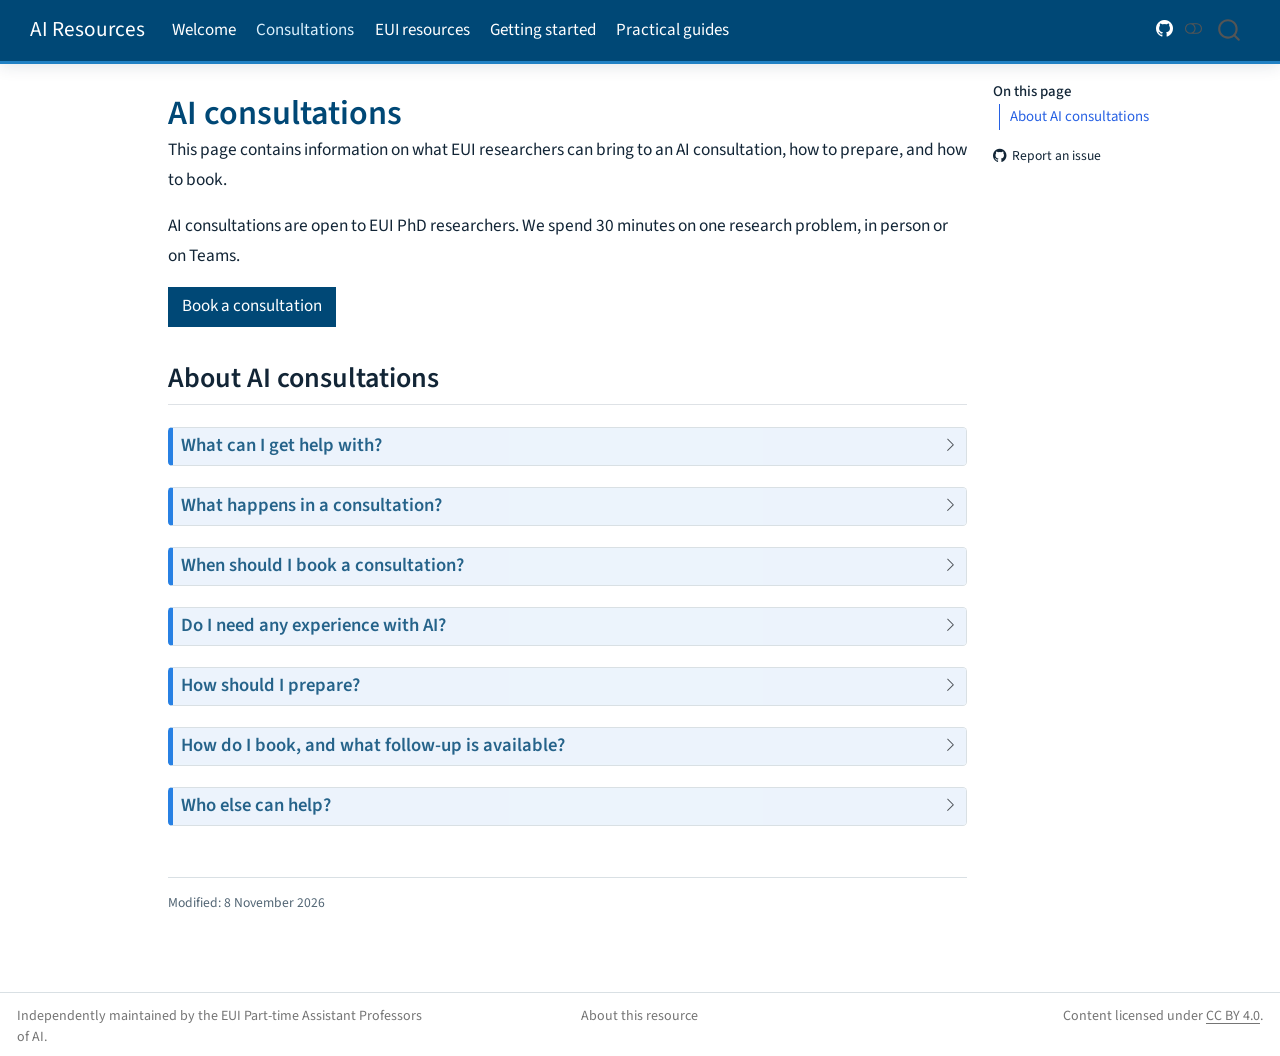
<file: consultations.html>
<!DOCTYPE html>
<html xmlns="http://www.w3.org/1999/xhtml" lang="en" xml:lang="en"><head>

<meta charset="utf-8">
<meta name="generator" content="quarto-1.9.37">

<meta name="viewport" content="width=device-width, initial-scale=1.0, user-scalable=yes">

<meta name="description" content="This page contains information on what EUI researchers can bring to an AI consultation, how to prepare, and how to book.">

<title>AI consultations – AI Resources for EUI Researchers</title>
<style>
/* Default styles provided by pandoc.
** See https://pandoc.org/MANUAL.html#variables-for-html for config info.
*/
code{white-space: pre-wrap;}
span.smallcaps{font-variant: small-caps;}
div.columns{display: flex; gap: min(4vw, 1.5em);}
div.column{flex: auto; overflow-x: auto;}
div.hanging-indent{margin-left: 1.5em; text-indent: -1.5em;}
ul.task-list{list-style: none;}
ul.task-list li input[type="checkbox"] {
  width: 0.8em;
  margin: 0 0.8em 0.2em -1em; /* quarto-specific, see https://github.com/quarto-dev/quarto-cli/issues/4556 */ 
  vertical-align: middle;
}
</style>


<script src="site_libs/quarto-nav/quarto-nav.js"></script>
<script src="site_libs/clipboard/clipboard.min.js"></script>
<script src="site_libs/quarto-search/autocomplete.umd.js"></script>
<script src="site_libs/quarto-search/fuse.min.js"></script>
<script src="site_libs/quarto-search/quarto-search.js"></script>
<meta name="quarto:offset" content="./">
<script src="site_libs/quarto-html/quarto.js" type="module"></script>
<script src="site_libs/quarto-html/tabsets/tabsets.js" type="module"></script>
<script src="site_libs/quarto-html/popper.min.js"></script>
<script src="site_libs/quarto-html/tippy.umd.min.js"></script>
<script src="site_libs/quarto-html/anchor.min.js"></script>
<link href="site_libs/quarto-html/tippy.css" rel="stylesheet">
<link href="site_libs/quarto-html/quarto-syntax-highlighting-7f8f88aac4f3542376d5c11b86a4c14d.css" rel="stylesheet" class="quarto-color-scheme" id="quarto-text-highlighting-styles">
<link href="site_libs/quarto-html/quarto-syntax-highlighting-dark-d0ae9245876894da5ac7e18953ecc5cc.css" rel="stylesheet" class="quarto-color-scheme quarto-color-alternate" id="quarto-text-highlighting-styles">
<link href="site_libs/quarto-html/quarto-syntax-highlighting-7f8f88aac4f3542376d5c11b86a4c14d.css" rel="stylesheet" class="quarto-color-scheme-extra" id="quarto-text-highlighting-styles">
<script src="site_libs/bootstrap/bootstrap.min.js"></script>
<link href="site_libs/bootstrap/bootstrap-icons.css" rel="stylesheet">
<link href="site_libs/bootstrap/bootstrap-158031087360bce0ff56dc785ce39e06.min.css" rel="stylesheet" append-hash="true" class="quarto-color-scheme" id="quarto-bootstrap" data-mode="light">
<link href="site_libs/bootstrap/bootstrap-dark-5685cd926c25366c96d9f1407e584118.min.css" rel="stylesheet" append-hash="true" class="quarto-color-scheme quarto-color-alternate" id="quarto-bootstrap" data-mode="dark">
<link href="site_libs/bootstrap/bootstrap-158031087360bce0ff56dc785ce39e06.min.css" rel="stylesheet" append-hash="true" class="quarto-color-scheme-extra" id="quarto-bootstrap" data-mode="light">
<script id="quarto-search-options" type="application/json">{
  "location": "navbar",
  "copy-button": false,
  "collapse-after": 3,
  "panel-placement": "end",
  "type": "overlay",
  "limit": 50,
  "keyboard-shortcut": [
    "f",
    "/",
    "s"
  ],
  "language": {
    "search-no-results-text": "No results",
    "search-matching-documents-text": "matching documents",
    "search-copy-link-title": "Copy link to search",
    "search-hide-matches-text": "Hide additional matches",
    "search-more-match-text": "more match in this document",
    "search-more-matches-text": "more matches in this document",
    "search-clear-button-title": "Clear",
    "search-text-placeholder": "",
    "search-detached-cancel-button-title": "Cancel",
    "search-submit-button-title": "Submit",
    "search-label": "Search"
  }
}</script>
<style>html{ scroll-behavior: smooth; }</style>


<link rel="stylesheet" href="styles.css">
<meta property="og:title" content="AI consultations – AI Resources for EUI Researchers">
<meta property="og:description" content="This page contains information on what EUI researchers can bring to an AI consultation, how to prepare, and how to book.">
<meta property="og:site_name" content="AI Resources for EUI Researchers">
</head>

<body class="nav-fixed quarto-light"><script id="quarto-html-before-body" type="application/javascript">
    const toggleBodyColorMode = (bsSheetEl) => {
      const mode = bsSheetEl.getAttribute("data-mode");
      const bodyEl = window.document.querySelector("body");
      if (mode === "dark") {
        bodyEl.classList.add("quarto-dark");
        bodyEl.classList.remove("quarto-light");
      } else {
        bodyEl.classList.add("quarto-light");
        bodyEl.classList.remove("quarto-dark");
      }
    }
    const toggleBodyColorPrimary = () => {
      const bsSheetEl = window.document.querySelector("link#quarto-bootstrap:not([rel=disabled-stylesheet])");
      if (bsSheetEl) {
        toggleBodyColorMode(bsSheetEl);
      }
    }
    const setColorSchemeToggle = (alternate) => {
      const toggles = window.document.querySelectorAll('.quarto-color-scheme-toggle');
      for (let i=0; i < toggles.length; i++) {
        const toggle = toggles[i];
        if (toggle) {
          if (alternate) {
            toggle.classList.add("alternate");
          } else {
            toggle.classList.remove("alternate");
          }
        }
      }
    };
    const toggleColorMode = (alternate) => {
      // Switch the stylesheets
      const primaryStylesheets = window.document.querySelectorAll('link.quarto-color-scheme:not(.quarto-color-alternate)');
      const alternateStylesheets = window.document.querySelectorAll('link.quarto-color-scheme.quarto-color-alternate');
      manageTransitions('#quarto-margin-sidebar .nav-link', false);
      if (alternate) {
        // note: dark is layered on light, we don't disable primary!
        enableStylesheet(alternateStylesheets);
        for (const sheetNode of alternateStylesheets) {
          if (sheetNode.id === "quarto-bootstrap") {
            toggleBodyColorMode(sheetNode);
          }
        }
      } else {
        disableStylesheet(alternateStylesheets);
        enableStylesheet(primaryStylesheets)
        toggleBodyColorPrimary();
      }
      manageTransitions('#quarto-margin-sidebar .nav-link', true);
      // Switch the toggles
      setColorSchemeToggle(alternate)
      // Hack to workaround the fact that safari doesn't
      // properly recolor the scrollbar when toggling (#1455)
      if (navigator.userAgent.indexOf('Safari') > 0 && navigator.userAgent.indexOf('Chrome') == -1) {
        manageTransitions("body", false);
        window.scrollTo(0, 1);
        setTimeout(() => {
          window.scrollTo(0, 0);
          manageTransitions("body", true);
        }, 40);
      }
    }
    const disableStylesheet = (stylesheets) => {
      for (let i=0; i < stylesheets.length; i++) {
        const stylesheet = stylesheets[i];
        stylesheet.rel = 'disabled-stylesheet';
      }
    }
    const enableStylesheet = (stylesheets) => {
      for (let i=0; i < stylesheets.length; i++) {
        const stylesheet = stylesheets[i];
        if(stylesheet.rel !== 'stylesheet') { // for Chrome, which will still FOUC without this check
          stylesheet.rel = 'stylesheet';
        }
      }
    }
    const manageTransitions = (selector, allowTransitions) => {
      const els = window.document.querySelectorAll(selector);
      for (let i=0; i < els.length; i++) {
        const el = els[i];
        if (allowTransitions) {
          el.classList.remove('notransition');
        } else {
          el.classList.add('notransition');
        }
      }
    }
    const isFileUrl = () => {
      return window.location.protocol === 'file:';
    }
    const hasAlternateSentinel = () => {
      let styleSentinel = getColorSchemeSentinel();
      if (styleSentinel !== null) {
        return styleSentinel === "alternate";
      } else {
        return false;
      }
    }
    const setStyleSentinel = (alternate) => {
      const value = alternate ? "alternate" : "default";
      if (!isFileUrl()) {
        window.localStorage.setItem("quarto-color-scheme", value);
      } else {
        localAlternateSentinel = value;
      }
    }
    const getColorSchemeSentinel = () => {
      if (!isFileUrl()) {
        const storageValue = window.localStorage.getItem("quarto-color-scheme");
        return storageValue != null ? storageValue : localAlternateSentinel;
      } else {
        return localAlternateSentinel;
      }
    }
    const toggleGiscusIfUsed = (isAlternate, darkModeDefault) => {
      const baseTheme = document.querySelector('#giscus-base-theme')?.value ?? 'light';
      const alternateTheme = document.querySelector('#giscus-alt-theme')?.value ?? 'dark';
      let newTheme = '';
      if(authorPrefersDark) {
        newTheme = isAlternate ? baseTheme : alternateTheme;
      } else {
        newTheme = isAlternate ? alternateTheme : baseTheme;
      }
      const changeGiscusTheme = () => {
        // From: https://github.com/giscus/giscus/issues/336
        const sendMessage = (message) => {
          const iframe = document.querySelector('iframe.giscus-frame');
          if (!iframe) return;
          iframe.contentWindow.postMessage({ giscus: message }, 'https://giscus.app');
        }
        sendMessage({
          setConfig: {
            theme: newTheme
          }
        });
      }
      const isGiscussLoaded = window.document.querySelector('iframe.giscus-frame') !== null;
      if (isGiscussLoaded) {
        changeGiscusTheme();
      }
    };
    const authorPrefersDark = false;
    const darkModeDefault = authorPrefersDark;
      document.querySelector('link#quarto-text-highlighting-styles.quarto-color-scheme-extra').rel = 'disabled-stylesheet';
      document.querySelector('link#quarto-bootstrap.quarto-color-scheme-extra').rel = 'disabled-stylesheet';
    let localAlternateSentinel = darkModeDefault ? 'alternate' : 'default';
    // Dark / light mode switch
    window.quartoToggleColorScheme = () => {
      // Read the current dark / light value
      let toAlternate = !hasAlternateSentinel();
      toggleColorMode(toAlternate);
      setStyleSentinel(toAlternate);
      toggleGiscusIfUsed(toAlternate, darkModeDefault);
      window.dispatchEvent(new Event('resize'));
    };
    // Switch to dark mode if need be
    if (hasAlternateSentinel()) {
      toggleColorMode(true);
    } else {
      toggleColorMode(false);
    }
  </script>

<div id="quarto-search-results"></div>
  <header id="quarto-header" class="headroom fixed-top">
    <nav class="navbar navbar-expand-lg " data-bs-theme="dark">
      <div class="navbar-container container-fluid">
      <div class="navbar-brand-container mx-auto">
    <a class="navbar-brand" href="./index.html">
    <span class="navbar-title">AI Resources</span>
    </a>
  </div>
            <div id="quarto-search" class="" title="Search"></div>
          <button class="navbar-toggler" type="button" data-bs-toggle="collapse" data-bs-target="#navbarCollapse" aria-controls="navbarCollapse" role="menu" aria-expanded="false" aria-label="Toggle navigation" onclick="if (window.quartoToggleHeadroom) { window.quartoToggleHeadroom(); }">
  <span class="navbar-toggler-icon"></span>
</button>
          <div class="collapse navbar-collapse" id="navbarCollapse">
            <ul class="navbar-nav navbar-nav-scroll me-auto">
  <li class="nav-item">
    <a class="nav-link" href="./index.html"> 
<span class="menu-text">Welcome</span></a>
  </li>  
  <li class="nav-item">
    <a class="nav-link active" href="./consultations.html" aria-current="page"> 
<span class="menu-text">Consultations</span></a>
  </li>  
  <li class="nav-item">
    <a class="nav-link" href="./eui-resources.html"> 
<span class="menu-text">EUI resources</span></a>
  </li>  
  <li class="nav-item">
    <a class="nav-link" href="./getting-started.html"> 
<span class="menu-text">Getting started</span></a>
  </li>  
  <li class="nav-item">
    <a class="nav-link" href="./guides/index.html"> 
<span class="menu-text">Practical guides</span></a>
  </li>  
</ul>
          </div> <!-- /navcollapse -->
            <div class="quarto-navbar-tools">
    <a href="https://github.com/RobertoValli/eui-ai-resources" title="" class="quarto-navigation-tool px-1" aria-label="View this project on GitHub"><i class="bi bi-github"></i></a>
  <a href="" class="quarto-color-scheme-toggle quarto-navigation-tool  px-1" onclick="window.quartoToggleColorScheme(); return false;" title="Toggle dark mode"><i class="bi"></i></a>
</div>
      </div> <!-- /container-fluid -->
    </nav>
</header>
<!-- content -->
<div id="quarto-content" class="quarto-container page-columns page-rows-contents page-layout-article page-navbar">
<!-- sidebar -->
<!-- margin-sidebar -->
    <div id="quarto-margin-sidebar" class="sidebar margin-sidebar">
        <nav id="TOC" role="doc-toc" class="toc-active">
    <h2 id="toc-title">On this page</h2>
   
  <ul>
  <li><a href="#service" id="toc-service" class="nav-link active" data-scroll-target="#service">About AI consultations</a></li>
  </ul>
<div class="toc-actions"><ul><li><a href="https://github.com/RobertoValli/eui-ai-resources/issues/new" class="toc-action"><i class="bi bi-github"></i>Report an issue</a></li></ul></div></nav>
    </div>
<!-- main -->
<main class="content" id="quarto-document-content">


<header id="title-block-header" class="quarto-title-block default">
<div class="quarto-title">
<h1 class="title">AI consultations</h1>
</div>

<div>
  <div class="description">
    This page contains information on what EUI researchers can bring to an AI consultation, how to prepare, and how to book.
  </div>
</div>


<div class="quarto-title-meta">

    
  
    
  </div>
  


</header>


<p>AI consultations are open to EUI PhD researchers. We spend 30 minutes on one research problem, in person or on Teams.</p>
<p><a href="https://bookings.cloud.microsoft/book/AIConsultationsEUI@EUI1.onmicrosoft.com/s/FuxpCCu3DkSMqxxbxt4Pug2?ismsaljsauthenabled" class="btn btn-primary">Book a consultation</a></p>
<section id="service" class="level2">
<h2 class="anchored" data-anchor-id="service">About AI consultations</h2>
<div id="help-with" class="qa callout callout-style-default callout-note callout-titled" title="What can I get help with?">
<div class="callout-header d-flex align-content-center collapsed" data-bs-toggle="collapse" data-bs-target=".callout-1-contents" aria-controls="callout-1" aria-expanded="false" aria-label="Toggle callout">
<div class="callout-icon-container">
<i class="callout-icon"></i>
</div>
<div class="callout-title-container flex-fill">
<span class="screen-reader-only">Note</span>What can I get help with?
</div>
<div class="callout-btn-toggle d-inline-block border-0 py-1 ps-1 pe-0 float-end"><i class="callout-toggle"></i></div>
</div>
<div id="callout-1" class="callout-1-contents callout-collapse collapse">
<div class="callout-body-container callout-body">
<p>Any question about whether and how to use AI in your own research. For example:</p>
<ul>
<li><strong>Choosing an AI-based method:</strong> is AI a sensible way to code 2,000 open-ended survey responses, or to extract information from scanned archival documents?</li>
<li><strong>Improving a workflow you already use:</strong> how can I integrate AI-assistance when coding in R, Stata or Python, or preparing job applications?</li>
<li><strong>Checking AI output:</strong> what are the best practices to validate an AI-based classification against human coding?</li>
<li><strong>Staying within the rules:</strong> what can I ethically share with a tool, and how to document and disclose its use?</li>
</ul>
<p>Consultations are open to EUI PhD researchers. They complement your supervisor and do not replace them: the EUI Guidelines ask you to discuss plans to use AI in your research with your supervisor first. Ethics review, data-protection decisions and IT accounts are handled by other services (see <a href="#referrals">Who else can help?</a>).</p>
</div>
</div>
</div>
<div id="what-to-expect" class="qa callout callout-style-default callout-note callout-titled" title="What happens in a consultation?">
<div class="callout-header d-flex align-content-center collapsed" data-bs-toggle="collapse" data-bs-target=".callout-2-contents" aria-controls="callout-2" aria-expanded="false" aria-label="Toggle callout">
<div class="callout-icon-container">
<i class="callout-icon"></i>
</div>
<div class="callout-title-container flex-fill">
<span class="screen-reader-only">Note</span>What happens in a consultation?
</div>
<div class="callout-btn-toggle d-inline-block border-0 py-1 ps-1 pe-0 float-end"><i class="callout-toggle"></i></div>
</div>
<div id="callout-2" class="callout-2-contents callout-collapse collapse">
<div class="callout-body-container callout-body">
<p>We spend 30 minutes on one research problem, either in person or on Teams.</p>
<p>We will ask about your project, what you’re trying to achieve and what data you’re working with. Then we work out an approach, try it out where possible, and agree on concrete next steps.</p>
</div>
</div>
</div>
<div id="when-to-book" class="qa callout callout-style-default callout-note callout-titled" title="When should I book a consultation?">
<div class="callout-header d-flex align-content-center collapsed" data-bs-toggle="collapse" data-bs-target=".callout-3-contents" aria-controls="callout-3" aria-expanded="false" aria-label="Toggle callout">
<div class="callout-icon-container">
<i class="callout-icon"></i>
</div>
<div class="callout-title-container flex-fill">
<span class="screen-reader-only">Note</span>When should I book a consultation?
</div>
<div class="callout-btn-toggle d-inline-block border-0 py-1 ps-1 pe-0 float-end"><i class="callout-toggle"></i></div>
</div>
<div id="callout-3" class="callout-3-contents callout-collapse collapse">
<div class="callout-body-container callout-body">
<p>Book when you have a specific research problem that this page hasn’t answered. For example:</p>
<ul>
<li>You are considering AI for part of your research method and want to discuss design and validation.</li>
<li>You have tried a tool and the results are unreliable, or you can’t tell whether they are.</li>
<li>You want help setting up an AI-assisted workflow for coding, writing or working with the literature.</li>
<li>You are unsure whether your planned use fits the EUI rules.</li>
</ul>
<p>If you’re not sure your question fits, read <a href="#help-with">What can I get help with?</a> and then book. Concluding that AI is <em>not</em> worth it for your task is a useful outcome too.</p>
</div>
</div>
</div>
<div id="experience" class="qa callout callout-style-default callout-note callout-titled" title="Do I need any experience with AI?">
<div class="callout-header d-flex align-content-center collapsed" data-bs-toggle="collapse" data-bs-target=".callout-4-contents" aria-controls="callout-4" aria-expanded="false" aria-label="Toggle callout">
<div class="callout-icon-container">
<i class="callout-icon"></i>
</div>
<div class="callout-title-container flex-fill">
<span class="screen-reader-only">Note</span>Do I need any experience with AI?
</div>
<div class="callout-btn-toggle d-inline-block border-0 py-1 ps-1 pe-0 float-end"><i class="callout-toggle"></i></div>
</div>
<div id="callout-4" class="callout-4-contents callout-collapse collapse">
<div class="callout-body-container callout-body">
<p>No.&nbsp;We particularly encourage students without AI experience to use the consultations.</p>
<p>A research task and a question are enough. “I have never used these tools and don’t know where to start” is a perfectly good reason to book.</p>
<p>Of course, preparing before the meeting is useful: the more precise the question, the more effective our help. For a very basic introduction, please read <a href="./getting-started.html#basics">What AI can and can’t do</a>; it takes about ten minutes.</p>
</div>
</div>
</div>
<div id="prepare" class="qa callout callout-style-default callout-note callout-titled" title="How should I prepare?">
<div class="callout-header d-flex align-content-center collapsed" data-bs-toggle="collapse" data-bs-target=".callout-5-contents" aria-controls="callout-5" aria-expanded="false" aria-label="Toggle callout">
<div class="callout-icon-container">
<i class="callout-icon"></i>
</div>
<div class="callout-title-container flex-fill">
<span class="screen-reader-only">Note</span>How should I prepare?
</div>
<div class="callout-btn-toggle d-inline-block border-0 py-1 ps-1 pe-0 float-end"><i class="callout-toggle"></i></div>
</div>
<div id="callout-5" class="callout-5-contents callout-collapse collapse">
<div class="callout-body-container callout-body">
<p>When you book, you’ll be asked for:</p>
<ol type="1">
<li>your research task, in two or three sentences</li>
<li>the specific question you’d like help with</li>
<li>what you’ve tried so far (“nothing yet” is fine)</li>
<li>what you’d like to leave the consultation with</li>
<li>what kind of data is involved, and how sensitive it is</li>
</ol>
<p>Please <strong>describe your data, but don’t upload or send it</strong>. If useful, bring a small example you are allowed to share, such as a few lines of code or an anonymized excerpt. Reading <a href="./getting-started.html#basics">What AI can and can’t do</a> beforehand means we can spend the time on your problem.</p>
</div>
</div>
</div>
<div id="how-to-book" class="qa callout callout-style-default callout-note callout-titled" title="How do I book, and what follow-up is available?">
<div class="callout-header d-flex align-content-center collapsed" data-bs-toggle="collapse" data-bs-target=".callout-6-contents" aria-controls="callout-6" aria-expanded="false" aria-label="Toggle callout">
<div class="callout-icon-container">
<i class="callout-icon"></i>
</div>
<div class="callout-title-container flex-fill">
<span class="screen-reader-only">Note</span>How do I book, and what follow-up is available?
</div>
<div class="callout-btn-toggle d-inline-block border-0 py-1 ps-1 pe-0 float-end"><i class="callout-toggle"></i></div>
</div>
<div id="callout-6" class="callout-6-contents callout-collapse collapse">
<div class="callout-body-container callout-body">
<p>Book a slot through <a href="https://bookings.cloud.microsoft/book/AIConsultationsEUI@EUI1.onmicrosoft.com/s/FuxpCCu3DkSMqxxbxt4Pug2?ismsaljsauthenabled">this Bookings link</a>. Consultations are open to EUI PhD researchers, last 30 minutes and focus on one research problem.</p>
</div>
</div>
</div>
<div id="referrals" class="qa callout callout-style-default callout-note callout-titled" title="Who else can help?">
<div class="callout-header d-flex align-content-center collapsed" data-bs-toggle="collapse" data-bs-target=".callout-7-contents" aria-controls="callout-7" aria-expanded="false" aria-label="Toggle callout">
<div class="callout-icon-container">
<i class="callout-icon"></i>
</div>
<div class="callout-title-container flex-fill">
<span class="screen-reader-only">Note</span>Who else can help?
</div>
<div class="callout-btn-toggle d-inline-block border-0 py-1 ps-1 pe-0 float-end"><i class="callout-toggle"></i></div>
</div>
<div id="callout-7" class="callout-7-contents callout-collapse collapse">
<div class="callout-body-container callout-body">
<ul>
<li><strong>Your supervisor:</strong> whether and how AI fits your research. The Guidelines ask you to talk to them first.</li>
<li><strong>EUI Library:</strong> literature search, citing AI, and research data management. See the <a href="https://eui.libanswers.com/UsingAI">Using AI FAQ</a> and the <a href="https://eui.libguides.com/research-data-guide/plan/dmp">Research Data Guide</a>.</li>
<li><strong>Data Protection Officer:</strong> personal data in your project. Email <a href="mailto:data_protection_officer@eui.eu">data_protection_officer@eui.eu</a> or see <a href="https://www.eui.eu/About/DataProtection">Data Protection at the EUI</a>.</li>
<li><strong>Ethics Committee:</strong> ethics review of research involving human participants. See <a href="https://www.eui.eu/en/services/academic-service/ethics-and-integrity-in-academic-research">Ethics and Integrity in Academic Research</a>.</li>
<li><strong>ICT Service:</strong> accounts, licenses and software installation. Get in touch via <a href="https://www.eui.eu/Helpdesk">EUI Helpdesk</a>.</li>
</ul>
</div>
</div>
</div>
<div class="page-modified">
<p>Modified: 8 November 2026</p>
</div>


</section>

<a onclick="window.scrollTo(0, 0); return false;" role="button" id="quarto-back-to-top"><i class="bi bi-arrow-up"></i> Back to top</a></main> <!-- /main -->
<script>
  (function () {
    function openLinkedAnswer() {
      var id = decodeURIComponent(window.location.hash.slice(1));
      var answer = id && document.getElementById(id);
      if (!answer || !answer.classList.contains('qa')) return;

      var content = answer.querySelector('.callout-collapse');
      if (content && !content.classList.contains('show')) {
        if (window.bootstrap && window.bootstrap.Collapse) {
          window.bootstrap.Collapse.getOrCreateInstance(content, { toggle: false }).show();
        } else {
          var header = answer.querySelector('.callout-header');
          if (header) header.click();
        }
      }
      answer.scrollIntoView({ block: 'start' });
    }

    window.addEventListener('load', openLinkedAnswer);
    window.addEventListener('hashchange', openLinkedAnswer);
  })();
</script>
<script id="quarto-html-after-body" type="application/javascript">
  window.document.addEventListener("DOMContentLoaded", function (event) {
    // Ensure there is a toggle, if there isn't float one in the top right
    if (window.document.querySelector('.quarto-color-scheme-toggle') === null) {
      const a = window.document.createElement('a');
      a.classList.add('top-right');
      a.classList.add('quarto-color-scheme-toggle');
      a.href = "";
      a.onclick = function() { try { window.quartoToggleColorScheme(); } catch {} return false; };
      const i = window.document.createElement("i");
      i.classList.add('bi');
      a.appendChild(i);
      window.document.body.appendChild(a);
    }
    setColorSchemeToggle(hasAlternateSentinel())
    const icon = "";
    const anchorJS = new window.AnchorJS();
    anchorJS.options = {
      placement: 'right',
      icon: icon
    };
    anchorJS.add('.anchored');
    const isCodeAnnotation = (el) => {
      for (const clz of el.classList) {
        if (clz.startsWith('code-annotation-')) {                     
          return true;
        }
      }
      return false;
    }
    const onCopySuccess = function(e) {
      // button target
      const button = e.trigger;
      // don't keep focus
      button.blur();
      // flash "checked"
      button.classList.add('code-copy-button-checked');
      var currentTitle = button.getAttribute("title");
      button.setAttribute("title", "Copied!");
      let tooltip;
      if (window.bootstrap) {
        button.setAttribute("data-bs-toggle", "tooltip");
        button.setAttribute("data-bs-placement", "left");
        button.setAttribute("data-bs-title", "Copied!");
        tooltip = new bootstrap.Tooltip(button, 
          { trigger: "manual", 
            customClass: "code-copy-button-tooltip",
            offset: [0, -8]});
        tooltip.show();    
      }
      setTimeout(function() {
        if (tooltip) {
          tooltip.hide();
          button.removeAttribute("data-bs-title");
          button.removeAttribute("data-bs-toggle");
          button.removeAttribute("data-bs-placement");
        }
        button.setAttribute("title", currentTitle);
        button.classList.remove('code-copy-button-checked');
      }, 1000);
      // clear code selection
      e.clearSelection();
    }
    const getTextToCopy = function(trigger) {
      const outerScaffold = trigger.parentElement.cloneNode(true);
      const codeEl = outerScaffold.querySelector('code');
      for (const childEl of codeEl.children) {
        if (isCodeAnnotation(childEl)) {
          childEl.remove();
        }
      }
      return codeEl.innerText;
    }
    const clipboard = new window.ClipboardJS('.code-copy-button:not([data-in-quarto-modal])', {
      text: getTextToCopy
    });
    clipboard.on('success', onCopySuccess);
    if (window.document.getElementById('quarto-embedded-source-code-modal')) {
      const clipboardModal = new window.ClipboardJS('.code-copy-button[data-in-quarto-modal]', {
        text: getTextToCopy,
        container: window.document.getElementById('quarto-embedded-source-code-modal')
      });
      clipboardModal.on('success', onCopySuccess);
    }
      var localhostRegex = new RegExp(/^(?:http|https):\/\/localhost\:?[0-9]*\//);
      var mailtoRegex = new RegExp(/^mailto:/);
        var filterRegex = new RegExp("https:\/\/robertovalli\.github\.io\/eui-ai-resources\/");
      var isInternal = (href) => {
          return filterRegex.test(href) || localhostRegex.test(href) || mailtoRegex.test(href);
      }
      // Inspect non-navigation links and adorn them if external
     var links = window.document.querySelectorAll('a[href]:not(.nav-link):not(.navbar-brand):not(.toc-action):not(.sidebar-link):not(.sidebar-item-toggle):not(.pagination-link):not(.no-external):not([aria-hidden]):not(.dropdown-item):not(.quarto-navigation-tool):not(.about-link)');
      for (var i=0; i<links.length; i++) {
        const link = links[i];
        if (!isInternal(link.href)) {
          // undo the damage that might have been done by quarto-nav.js in the case of
          // links that we want to consider external
          if (link.dataset.originalHref !== undefined) {
            link.href = link.dataset.originalHref;
          }
            // target, if specified
            link.setAttribute("target", "_blank");
            if (link.getAttribute("rel") === null) {
              link.setAttribute("rel", "noopener");
            }
        }
      }
    function tippyHover(el, contentFn, onTriggerFn, onUntriggerFn) {
      const config = {
        allowHTML: true,
        maxWidth: 500,
        delay: 100,
        arrow: false,
        appendTo: function(el) {
            return el.parentElement;
        },
        interactive: true,
        interactiveBorder: 10,
        theme: 'quarto',
        placement: 'bottom-start',
      };
      if (contentFn) {
        config.content = contentFn;
      }
      if (onTriggerFn) {
        config.onTrigger = onTriggerFn;
      }
      if (onUntriggerFn) {
        config.onUntrigger = onUntriggerFn;
      }
      window.tippy(el, config); 
    }
    const noterefs = window.document.querySelectorAll('a[role="doc-noteref"]');
    for (var i=0; i<noterefs.length; i++) {
      const ref = noterefs[i];
      tippyHover(ref, function() {
        // use id or data attribute instead here
        let href = ref.getAttribute('data-footnote-href') || ref.getAttribute('href');
        try { href = new URL(href).hash; } catch {}
        const id = href.replace(/^#\/?/, "");
        const note = window.document.getElementById(id);
        if (note) {
          return note.innerHTML;
        } else {
          return "";
        }
      });
    }
    const xrefs = window.document.querySelectorAll('a.quarto-xref');
    const processXRef = (id, note) => {
      // Strip column container classes
      const stripColumnClz = (el) => {
        el.classList.remove("page-full", "page-columns");
        if (el.children) {
          for (const child of el.children) {
            stripColumnClz(child);
          }
        }
      }
      stripColumnClz(note)
      if (id === null || id.startsWith('sec-')) {
        // Special case sections, only their first couple elements
        const container = document.createElement("div");
        if (note.children && note.children.length > 2) {
          container.appendChild(note.children[0].cloneNode(true));
          for (let i = 1; i < note.children.length; i++) {
            const child = note.children[i];
            if (child.tagName === "P" && child.innerText === "") {
              continue;
            } else {
              container.appendChild(child.cloneNode(true));
              break;
            }
          }
          if (window.Quarto?.typesetMath) {
            window.Quarto.typesetMath(container);
          }
          return container.innerHTML
        } else {
          if (window.Quarto?.typesetMath) {
            window.Quarto.typesetMath(note);
          }
          return note.innerHTML;
        }
      } else {
        // Remove any anchor links if they are present
        const anchorLink = note.querySelector('a.anchorjs-link');
        if (anchorLink) {
          anchorLink.remove();
        }
        if (window.Quarto?.typesetMath) {
          window.Quarto.typesetMath(note);
        }
        if (note.classList.contains("callout")) {
          return note.outerHTML;
        } else {
          return note.innerHTML;
        }
      }
    }
    for (var i=0; i<xrefs.length; i++) {
      const xref = xrefs[i];
      tippyHover(xref, undefined, function(instance) {
        instance.disable();
        let url = xref.getAttribute('href');
        let hash = undefined; 
        if (url.startsWith('#')) {
          hash = url;
        } else {
          try { hash = new URL(url).hash; } catch {}
        }
        if (hash) {
          const id = hash.replace(/^#\/?/, "");
          const note = window.document.getElementById(id);
          if (note !== null) {
            try {
              const html = processXRef(id, note.cloneNode(true));
              instance.setContent(html);
            } finally {
              instance.enable();
              instance.show();
            }
          } else {
            // See if we can fetch this
            fetch(url.split('#')[0])
            .then(res => res.text())
            .then(html => {
              const parser = new DOMParser();
              const htmlDoc = parser.parseFromString(html, "text/html");
              const note = htmlDoc.getElementById(id);
              if (note !== null) {
                const html = processXRef(id, note);
                instance.setContent(html);
              } 
            }).finally(() => {
              instance.enable();
              instance.show();
            });
          }
        } else {
          // See if we can fetch a full url (with no hash to target)
          // This is a special case and we should probably do some content thinning / targeting
          fetch(url)
          .then(res => res.text())
          .then(html => {
            const parser = new DOMParser();
            const htmlDoc = parser.parseFromString(html, "text/html");
            const note = htmlDoc.querySelector('main.content');
            if (note !== null) {
              // This should only happen for chapter cross references
              // (since there is no id in the URL)
              // remove the first header
              if (note.children.length > 0 && note.children[0].tagName === "HEADER") {
                note.children[0].remove();
              }
              const html = processXRef(null, note);
              instance.setContent(html);
            } 
          }).finally(() => {
            instance.enable();
            instance.show();
          });
        }
      }, function(instance) {
      });
    }
        let selectedAnnoteEl;
        const selectorForAnnotation = ( cell, annotation) => {
          let cellAttr = 'data-code-cell="' + cell + '"';
          let lineAttr = 'data-code-annotation="' +  annotation + '"';
          const selector = 'span[' + cellAttr + '][' + lineAttr + ']';
          return selector;
        }
        const selectCodeLines = (annoteEl) => {
          const doc = window.document;
          const targetCell = annoteEl.getAttribute("data-target-cell");
          const targetAnnotation = annoteEl.getAttribute("data-target-annotation");
          const annoteSpan = window.document.querySelector(selectorForAnnotation(targetCell, targetAnnotation));
          const lines = annoteSpan.getAttribute("data-code-lines").split(",");
          const lineIds = lines.map((line) => {
            return targetCell + "-" + line;
          })
          let top = null;
          let height = null;
          let parent = null;
          if (lineIds.length > 0) {
              //compute the position of the single el (top and bottom and make a div)
              const el = window.document.getElementById(lineIds[0]);
              top = el.offsetTop;
              height = el.offsetHeight;
              parent = el.parentElement.parentElement;
            if (lineIds.length > 1) {
              const lastEl = window.document.getElementById(lineIds[lineIds.length - 1]);
              const bottom = lastEl.offsetTop + lastEl.offsetHeight;
              height = bottom - top;
            }
            if (top !== null && height !== null && parent !== null) {
              // cook up a div (if necessary) and position it 
              let div = window.document.getElementById("code-annotation-line-highlight");
              if (div === null) {
                div = window.document.createElement("div");
                div.setAttribute("id", "code-annotation-line-highlight");
                div.style.position = 'absolute';
                parent.appendChild(div);
              }
              div.style.top = top - 2 + "px";
              div.style.height = height + 4 + "px";
              div.style.left = 0;
              let gutterDiv = window.document.getElementById("code-annotation-line-highlight-gutter");
              if (gutterDiv === null) {
                gutterDiv = window.document.createElement("div");
                gutterDiv.setAttribute("id", "code-annotation-line-highlight-gutter");
                gutterDiv.style.position = 'absolute';
                const codeCell = window.document.getElementById(targetCell);
                const gutter = codeCell.querySelector('.code-annotation-gutter');
                gutter.appendChild(gutterDiv);
              }
              gutterDiv.style.top = top - 2 + "px";
              gutterDiv.style.height = height + 4 + "px";
            }
            selectedAnnoteEl = annoteEl;
          }
        };
        const unselectCodeLines = () => {
          const elementsIds = ["code-annotation-line-highlight", "code-annotation-line-highlight-gutter"];
          elementsIds.forEach((elId) => {
            const div = window.document.getElementById(elId);
            if (div) {
              div.remove();
            }
          });
          selectedAnnoteEl = undefined;
        };
          // Handle positioning of the toggle
      window.addEventListener(
        "resize",
        throttle(() => {
          elRect = undefined;
          if (selectedAnnoteEl) {
            selectCodeLines(selectedAnnoteEl);
          }
        }, 10)
      );
      function throttle(fn, ms) {
      let throttle = false;
      let timer;
        return (...args) => {
          if(!throttle) { // first call gets through
              fn.apply(this, args);
              throttle = true;
          } else { // all the others get throttled
              if(timer) clearTimeout(timer); // cancel #2
              timer = setTimeout(() => {
                fn.apply(this, args);
                timer = throttle = false;
              }, ms);
          }
        };
      }
        // Attach click handler to the DT
        const annoteDls = window.document.querySelectorAll('dt[data-target-cell]');
        for (const annoteDlNode of annoteDls) {
          annoteDlNode.addEventListener('click', (event) => {
            const clickedEl = event.target;
            if (clickedEl !== selectedAnnoteEl) {
              unselectCodeLines();
              const activeEl = window.document.querySelector('dt[data-target-cell].code-annotation-active');
              if (activeEl) {
                activeEl.classList.remove('code-annotation-active');
              }
              selectCodeLines(clickedEl);
              clickedEl.classList.add('code-annotation-active');
            } else {
              // Unselect the line
              unselectCodeLines();
              clickedEl.classList.remove('code-annotation-active');
            }
          });
        }
    const findCites = (el) => {
      const parentEl = el.parentElement;
      if (parentEl) {
        const cites = parentEl.dataset.cites;
        if (cites) {
          return {
            el,
            cites: cites.split(' ')
          };
        } else {
          return findCites(el.parentElement)
        }
      } else {
        return undefined;
      }
    };
    var bibliorefs = window.document.querySelectorAll('a[role="doc-biblioref"]');
    for (var i=0; i<bibliorefs.length; i++) {
      const ref = bibliorefs[i];
      const citeInfo = findCites(ref);
      if (citeInfo) {
        tippyHover(citeInfo.el, function() {
          var popup = window.document.createElement('div');
          citeInfo.cites.forEach(function(cite) {
            var citeDiv = window.document.createElement('div');
            citeDiv.classList.add('hanging-indent');
            citeDiv.classList.add('csl-entry');
            var biblioDiv = window.document.getElementById('ref-' + cite);
            if (biblioDiv) {
              citeDiv.innerHTML = biblioDiv.innerHTML;
            }
            popup.appendChild(citeDiv);
          });
          return popup.innerHTML;
        });
      }
    }
  });
  </script>
</div> <!-- /content -->
<footer class="footer">
  <div class="nav-footer">
    <div class="nav-footer-left">
<p>Independently maintained by the EUI Part-time Assistant Professors of AI.</p>
</div>   
    <div class="nav-footer-center">
      <ul class="footer-items list-unstyled">
    <li class="nav-item">
    <a class="nav-link" href="./index.html#about-this-resource">
<p>About this resource</p>
</a>
  </li>  
</ul>
    <div class="toc-actions d-sm-block d-md-none"><ul><li><a href="https://github.com/RobertoValli/eui-ai-resources/issues/new" class="toc-action"><i class="bi bi-github"></i>Report an issue</a></li></ul></div></div>
    <div class="nav-footer-right">
<p>Content licensed under <a href="https://creativecommons.org/licenses/by/4.0/">CC BY 4.0</a>.</p>
</div>
  </div>
</footer>




<script src="site_libs/quarto-html/zenscroll-min.js"></script>
</body></html>
</file>
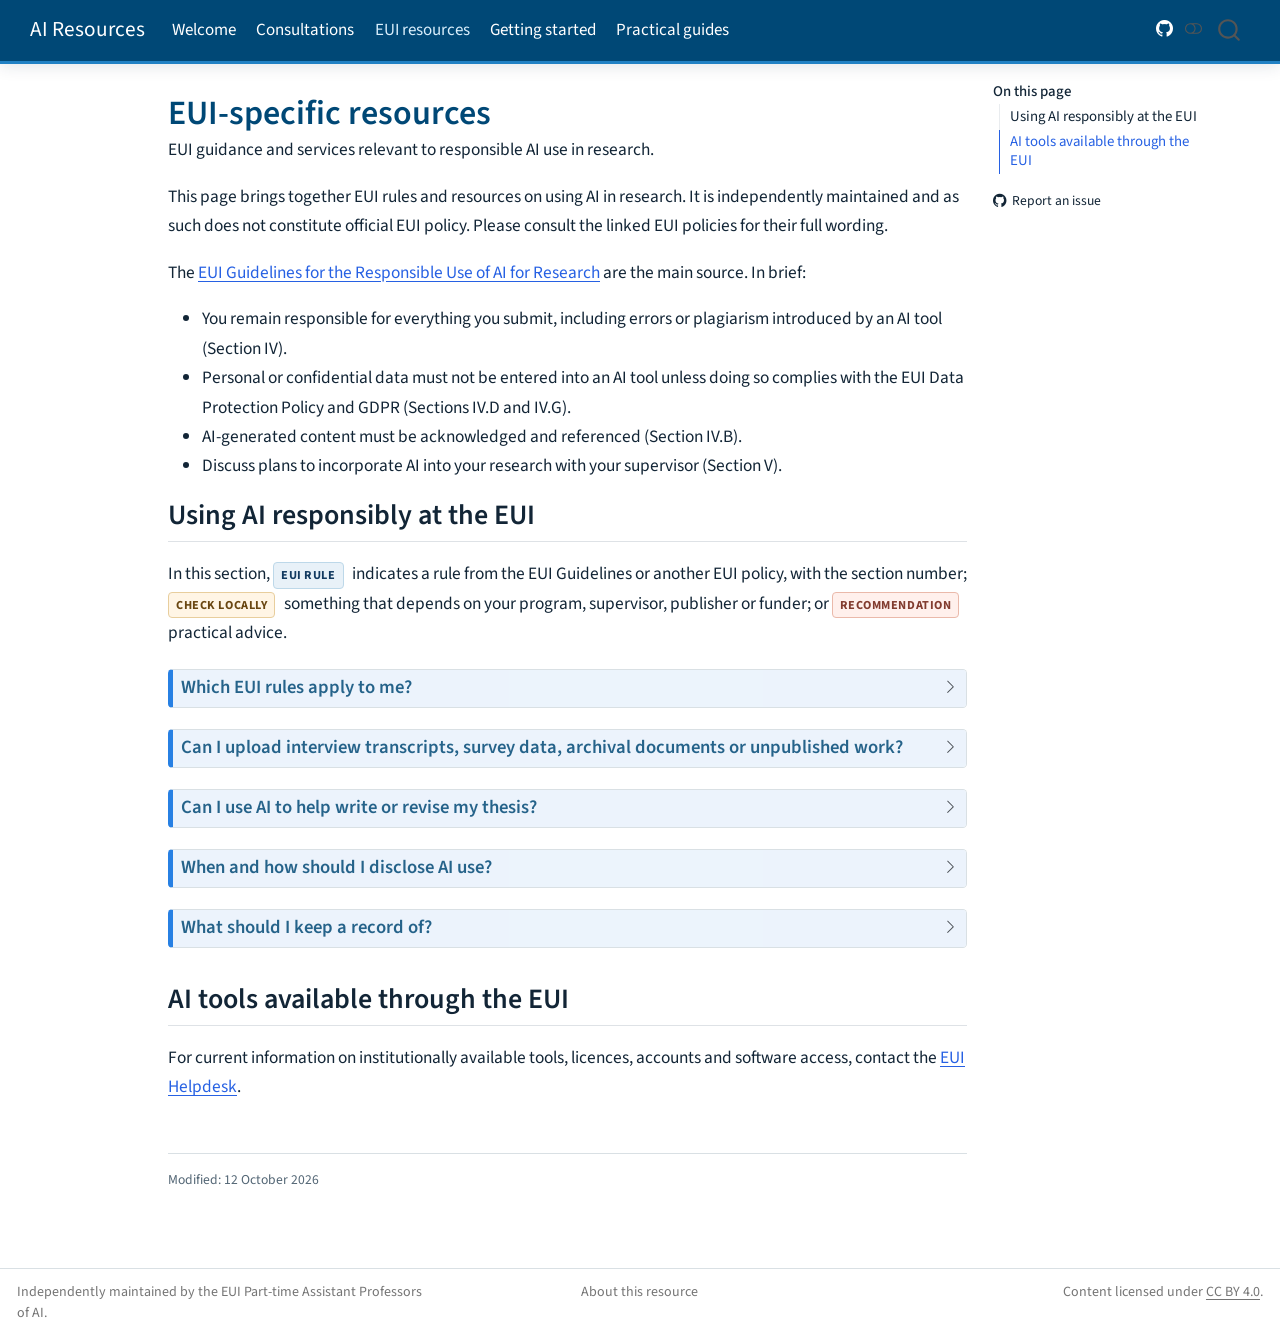
<file: eui-resources.html>
<!DOCTYPE html>
<html xmlns="http://www.w3.org/1999/xhtml" lang="en" xml:lang="en"><head>

<meta charset="utf-8">
<meta name="generator" content="quarto-1.9.37">

<meta name="viewport" content="width=device-width, initial-scale=1.0, user-scalable=yes">

<meta name="description" content="EUI guidance and services relevant to responsible AI use in research.">

<title>EUI-specific resources – AI Resources for EUI Researchers</title>
<style>
/* Default styles provided by pandoc.
** See https://pandoc.org/MANUAL.html#variables-for-html for config info.
*/
code{white-space: pre-wrap;}
span.smallcaps{font-variant: small-caps;}
div.columns{display: flex; gap: min(4vw, 1.5em);}
div.column{flex: auto; overflow-x: auto;}
div.hanging-indent{margin-left: 1.5em; text-indent: -1.5em;}
ul.task-list{list-style: none;}
ul.task-list li input[type="checkbox"] {
  width: 0.8em;
  margin: 0 0.8em 0.2em -1em; /* quarto-specific, see https://github.com/quarto-dev/quarto-cli/issues/4556 */ 
  vertical-align: middle;
}
</style>


<script src="site_libs/quarto-nav/quarto-nav.js"></script>
<script src="site_libs/clipboard/clipboard.min.js"></script>
<script src="site_libs/quarto-search/autocomplete.umd.js"></script>
<script src="site_libs/quarto-search/fuse.min.js"></script>
<script src="site_libs/quarto-search/quarto-search.js"></script>
<meta name="quarto:offset" content="./">
<script src="site_libs/quarto-html/quarto.js" type="module"></script>
<script src="site_libs/quarto-html/tabsets/tabsets.js" type="module"></script>
<script src="site_libs/quarto-html/popper.min.js"></script>
<script src="site_libs/quarto-html/tippy.umd.min.js"></script>
<script src="site_libs/quarto-html/anchor.min.js"></script>
<link href="site_libs/quarto-html/tippy.css" rel="stylesheet">
<link href="site_libs/quarto-html/quarto-syntax-highlighting-7f8f88aac4f3542376d5c11b86a4c14d.css" rel="stylesheet" class="quarto-color-scheme" id="quarto-text-highlighting-styles">
<link href="site_libs/quarto-html/quarto-syntax-highlighting-dark-d0ae9245876894da5ac7e18953ecc5cc.css" rel="stylesheet" class="quarto-color-scheme quarto-color-alternate" id="quarto-text-highlighting-styles">
<link href="site_libs/quarto-html/quarto-syntax-highlighting-7f8f88aac4f3542376d5c11b86a4c14d.css" rel="stylesheet" class="quarto-color-scheme-extra" id="quarto-text-highlighting-styles">
<script src="site_libs/bootstrap/bootstrap.min.js"></script>
<link href="site_libs/bootstrap/bootstrap-icons.css" rel="stylesheet">
<link href="site_libs/bootstrap/bootstrap-158031087360bce0ff56dc785ce39e06.min.css" rel="stylesheet" append-hash="true" class="quarto-color-scheme" id="quarto-bootstrap" data-mode="light">
<link href="site_libs/bootstrap/bootstrap-dark-5685cd926c25366c96d9f1407e584118.min.css" rel="stylesheet" append-hash="true" class="quarto-color-scheme quarto-color-alternate" id="quarto-bootstrap" data-mode="dark">
<link href="site_libs/bootstrap/bootstrap-158031087360bce0ff56dc785ce39e06.min.css" rel="stylesheet" append-hash="true" class="quarto-color-scheme-extra" id="quarto-bootstrap" data-mode="light">
<script id="quarto-search-options" type="application/json">{
  "location": "navbar",
  "copy-button": false,
  "collapse-after": 3,
  "panel-placement": "end",
  "type": "overlay",
  "limit": 50,
  "keyboard-shortcut": [
    "f",
    "/",
    "s"
  ],
  "language": {
    "search-no-results-text": "No results",
    "search-matching-documents-text": "matching documents",
    "search-copy-link-title": "Copy link to search",
    "search-hide-matches-text": "Hide additional matches",
    "search-more-match-text": "more match in this document",
    "search-more-matches-text": "more matches in this document",
    "search-clear-button-title": "Clear",
    "search-text-placeholder": "",
    "search-detached-cancel-button-title": "Cancel",
    "search-submit-button-title": "Submit",
    "search-label": "Search"
  }
}</script>
<style>html{ scroll-behavior: smooth; }</style>


<link rel="stylesheet" href="styles.css">
<meta property="og:title" content="EUI-specific resources – AI Resources for EUI Researchers">
<meta property="og:description" content="EUI guidance and services relevant to responsible AI use in research.">
<meta property="og:site_name" content="AI Resources for EUI Researchers">
</head>

<body class="nav-fixed quarto-light"><script id="quarto-html-before-body" type="application/javascript">
    const toggleBodyColorMode = (bsSheetEl) => {
      const mode = bsSheetEl.getAttribute("data-mode");
      const bodyEl = window.document.querySelector("body");
      if (mode === "dark") {
        bodyEl.classList.add("quarto-dark");
        bodyEl.classList.remove("quarto-light");
      } else {
        bodyEl.classList.add("quarto-light");
        bodyEl.classList.remove("quarto-dark");
      }
    }
    const toggleBodyColorPrimary = () => {
      const bsSheetEl = window.document.querySelector("link#quarto-bootstrap:not([rel=disabled-stylesheet])");
      if (bsSheetEl) {
        toggleBodyColorMode(bsSheetEl);
      }
    }
    const setColorSchemeToggle = (alternate) => {
      const toggles = window.document.querySelectorAll('.quarto-color-scheme-toggle');
      for (let i=0; i < toggles.length; i++) {
        const toggle = toggles[i];
        if (toggle) {
          if (alternate) {
            toggle.classList.add("alternate");
          } else {
            toggle.classList.remove("alternate");
          }
        }
      }
    };
    const toggleColorMode = (alternate) => {
      // Switch the stylesheets
      const primaryStylesheets = window.document.querySelectorAll('link.quarto-color-scheme:not(.quarto-color-alternate)');
      const alternateStylesheets = window.document.querySelectorAll('link.quarto-color-scheme.quarto-color-alternate');
      manageTransitions('#quarto-margin-sidebar .nav-link', false);
      if (alternate) {
        // note: dark is layered on light, we don't disable primary!
        enableStylesheet(alternateStylesheets);
        for (const sheetNode of alternateStylesheets) {
          if (sheetNode.id === "quarto-bootstrap") {
            toggleBodyColorMode(sheetNode);
          }
        }
      } else {
        disableStylesheet(alternateStylesheets);
        enableStylesheet(primaryStylesheets)
        toggleBodyColorPrimary();
      }
      manageTransitions('#quarto-margin-sidebar .nav-link', true);
      // Switch the toggles
      setColorSchemeToggle(alternate)
      // Hack to workaround the fact that safari doesn't
      // properly recolor the scrollbar when toggling (#1455)
      if (navigator.userAgent.indexOf('Safari') > 0 && navigator.userAgent.indexOf('Chrome') == -1) {
        manageTransitions("body", false);
        window.scrollTo(0, 1);
        setTimeout(() => {
          window.scrollTo(0, 0);
          manageTransitions("body", true);
        }, 40);
      }
    }
    const disableStylesheet = (stylesheets) => {
      for (let i=0; i < stylesheets.length; i++) {
        const stylesheet = stylesheets[i];
        stylesheet.rel = 'disabled-stylesheet';
      }
    }
    const enableStylesheet = (stylesheets) => {
      for (let i=0; i < stylesheets.length; i++) {
        const stylesheet = stylesheets[i];
        if(stylesheet.rel !== 'stylesheet') { // for Chrome, which will still FOUC without this check
          stylesheet.rel = 'stylesheet';
        }
      }
    }
    const manageTransitions = (selector, allowTransitions) => {
      const els = window.document.querySelectorAll(selector);
      for (let i=0; i < els.length; i++) {
        const el = els[i];
        if (allowTransitions) {
          el.classList.remove('notransition');
        } else {
          el.classList.add('notransition');
        }
      }
    }
    const isFileUrl = () => {
      return window.location.protocol === 'file:';
    }
    const hasAlternateSentinel = () => {
      let styleSentinel = getColorSchemeSentinel();
      if (styleSentinel !== null) {
        return styleSentinel === "alternate";
      } else {
        return false;
      }
    }
    const setStyleSentinel = (alternate) => {
      const value = alternate ? "alternate" : "default";
      if (!isFileUrl()) {
        window.localStorage.setItem("quarto-color-scheme", value);
      } else {
        localAlternateSentinel = value;
      }
    }
    const getColorSchemeSentinel = () => {
      if (!isFileUrl()) {
        const storageValue = window.localStorage.getItem("quarto-color-scheme");
        return storageValue != null ? storageValue : localAlternateSentinel;
      } else {
        return localAlternateSentinel;
      }
    }
    const toggleGiscusIfUsed = (isAlternate, darkModeDefault) => {
      const baseTheme = document.querySelector('#giscus-base-theme')?.value ?? 'light';
      const alternateTheme = document.querySelector('#giscus-alt-theme')?.value ?? 'dark';
      let newTheme = '';
      if(authorPrefersDark) {
        newTheme = isAlternate ? baseTheme : alternateTheme;
      } else {
        newTheme = isAlternate ? alternateTheme : baseTheme;
      }
      const changeGiscusTheme = () => {
        // From: https://github.com/giscus/giscus/issues/336
        const sendMessage = (message) => {
          const iframe = document.querySelector('iframe.giscus-frame');
          if (!iframe) return;
          iframe.contentWindow.postMessage({ giscus: message }, 'https://giscus.app');
        }
        sendMessage({
          setConfig: {
            theme: newTheme
          }
        });
      }
      const isGiscussLoaded = window.document.querySelector('iframe.giscus-frame') !== null;
      if (isGiscussLoaded) {
        changeGiscusTheme();
      }
    };
    const authorPrefersDark = false;
    const darkModeDefault = authorPrefersDark;
      document.querySelector('link#quarto-text-highlighting-styles.quarto-color-scheme-extra').rel = 'disabled-stylesheet';
      document.querySelector('link#quarto-bootstrap.quarto-color-scheme-extra').rel = 'disabled-stylesheet';
    let localAlternateSentinel = darkModeDefault ? 'alternate' : 'default';
    // Dark / light mode switch
    window.quartoToggleColorScheme = () => {
      // Read the current dark / light value
      let toAlternate = !hasAlternateSentinel();
      toggleColorMode(toAlternate);
      setStyleSentinel(toAlternate);
      toggleGiscusIfUsed(toAlternate, darkModeDefault);
      window.dispatchEvent(new Event('resize'));
    };
    // Switch to dark mode if need be
    if (hasAlternateSentinel()) {
      toggleColorMode(true);
    } else {
      toggleColorMode(false);
    }
  </script>

<div id="quarto-search-results"></div>
  <header id="quarto-header" class="headroom fixed-top">
    <nav class="navbar navbar-expand-lg " data-bs-theme="dark">
      <div class="navbar-container container-fluid">
      <div class="navbar-brand-container mx-auto">
    <a class="navbar-brand" href="./index.html">
    <span class="navbar-title">AI Resources</span>
    </a>
  </div>
            <div id="quarto-search" class="" title="Search"></div>
          <button class="navbar-toggler" type="button" data-bs-toggle="collapse" data-bs-target="#navbarCollapse" aria-controls="navbarCollapse" role="menu" aria-expanded="false" aria-label="Toggle navigation" onclick="if (window.quartoToggleHeadroom) { window.quartoToggleHeadroom(); }">
  <span class="navbar-toggler-icon"></span>
</button>
          <div class="collapse navbar-collapse" id="navbarCollapse">
            <ul class="navbar-nav navbar-nav-scroll me-auto">
  <li class="nav-item">
    <a class="nav-link" href="./index.html"> 
<span class="menu-text">Welcome</span></a>
  </li>  
  <li class="nav-item">
    <a class="nav-link" href="./consultations.html"> 
<span class="menu-text">Consultations</span></a>
  </li>  
  <li class="nav-item">
    <a class="nav-link active" href="./eui-resources.html" aria-current="page"> 
<span class="menu-text">EUI resources</span></a>
  </li>  
  <li class="nav-item">
    <a class="nav-link" href="./getting-started.html"> 
<span class="menu-text">Getting started</span></a>
  </li>  
  <li class="nav-item">
    <a class="nav-link" href="./guides/index.html"> 
<span class="menu-text">Practical guides</span></a>
  </li>  
</ul>
          </div> <!-- /navcollapse -->
            <div class="quarto-navbar-tools">
    <a href="https://github.com/RobertoValli/eui-ai-resources" title="" class="quarto-navigation-tool px-1" aria-label="View this project on GitHub"><i class="bi bi-github"></i></a>
  <a href="" class="quarto-color-scheme-toggle quarto-navigation-tool  px-1" onclick="window.quartoToggleColorScheme(); return false;" title="Toggle dark mode"><i class="bi"></i></a>
</div>
      </div> <!-- /container-fluid -->
    </nav>
</header>
<!-- content -->
<div id="quarto-content" class="quarto-container page-columns page-rows-contents page-layout-article page-navbar">
<!-- sidebar -->
<!-- margin-sidebar -->
    <div id="quarto-margin-sidebar" class="sidebar margin-sidebar">
        <nav id="TOC" role="doc-toc" class="toc-active">
    <h2 id="toc-title">On this page</h2>
   
  <ul>
  <li><a href="#rules" id="toc-rules" class="nav-link active" data-scroll-target="#rules">Using AI responsibly at the EUI</a></li>
  <li><a href="#tools" id="toc-tools" class="nav-link" data-scroll-target="#tools">AI tools available through the EUI</a></li>
  </ul>
<div class="toc-actions"><ul><li><a href="https://github.com/RobertoValli/eui-ai-resources/issues/new" class="toc-action"><i class="bi bi-github"></i>Report an issue</a></li></ul></div></nav>
    </div>
<!-- main -->
<main class="content" id="quarto-document-content">


<header id="title-block-header" class="quarto-title-block default">
<div class="quarto-title">
<h1 class="title">EUI-specific resources</h1>
</div>

<div>
  <div class="description">
    EUI guidance and services relevant to responsible AI use in research.
  </div>
</div>


<div class="quarto-title-meta">

    
  
    
  </div>
  


</header>


<p>This page brings together EUI rules and resources on using AI in research. It is independently maintained and as such does not constitute official EUI policy. Please consult the linked EUI policies for their full wording.</p>
<p>The <a href="https://www.eui.eu/Documents/ServicesAdmin/DeanOfStudies/ResearchEthics/2024.06-Ethics-Commitee-EUI-GENAI-DIGITAL.pdf">EUI Guidelines for the Responsible Use of AI for Research</a> are the main source. In brief:</p>
<ul>
<li>You remain responsible for everything you submit, including errors or plagiarism introduced by an AI tool (Section IV).</li>
<li>Personal or confidential data must not be entered into an AI tool unless doing so complies with the EUI Data Protection Policy and GDPR (Sections IV.D and IV.G).</li>
<li>AI-generated content must be acknowledged and referenced (Section IV.B).</li>
<li>Discuss plans to incorporate AI into your research with your supervisor (Section V).</li>
</ul>
<section id="rules" class="level2">
<h2 class="anchored" data-anchor-id="rules">Using AI responsibly at the EUI</h2>
<p>In this section, <span class="qa-label qa-label--rule">EUI rule</span> indicates a rule from the EUI Guidelines or another EUI policy, with the section number; <span class="qa-label qa-label--check">Check locally</span> something that depends on your program, supervisor, publisher or funder; or <span class="qa-label qa-label--advice">Recommendation</span> practical advice.</p>
<div id="eui-rules" class="qa callout callout-style-default callout-note callout-titled" title="Which EUI rules apply to me?">
<div class="callout-header d-flex align-content-center collapsed" data-bs-toggle="collapse" data-bs-target=".callout-1-contents" aria-controls="callout-1" aria-expanded="false" aria-label="Toggle callout">
<div class="callout-icon-container">
<i class="callout-icon"></i>
</div>
<div class="callout-title-container flex-fill">
<span class="screen-reader-only">Note</span>Which EUI rules apply to me?
</div>
<div class="callout-btn-toggle d-inline-block border-0 py-1 ps-1 pe-0 float-end"><i class="callout-toggle"></i></div>
</div>
<div id="callout-1" class="callout-1-contents callout-collapse collapse">
<div class="callout-body-container callout-body">
<p><span class="qa-label qa-label--rule">EUI rule</span> The main document is the <a href="https://www.eui.eu/Documents/ServicesAdmin/DeanOfStudies/ResearchEthics/2024.06-Ethics-Commitee-EUI-GENAI-DIGITAL.pdf">EUI Guidelines for the Responsible Use of AI for Research</a>, approved by the Academic Council in May 2024. They cover PhD researchers, Master’s students, research assistants, fellows and faculty (Section I). The EUI <a href="https://www.eui.eu/Documents/ServicesAdmin/DeanOfStudies/Code-of-Ethics-in-Academic-Conduct-and-Research.pdf">Code of Ethics in Academic Conduct and Research</a> (2025) expects all members of the academic community to know and follow them. In short:</p>
<ul>
<li><strong>You are responsible</strong> for everything you submit, including errors or plagiarism introduced by an AI tool (Section IV).</li>
<li><strong>No AI detection.</strong> The EUI does not use AI-detection software, because of its false positives, and relies on individual responsibility instead. Misuse is treated like plagiarism under the Code of Ethics (Sections IV, IV.B).</li>
<li><strong>Data-protection rules still apply.</strong> The <a href="https://www.eui.eu/Documents/AboutEUI/Organization/PresidentDecisionOnPrivacy.pdf">EUI Data Protection Policy</a> (President’s Decision 10/2019) and GDPR principles apply to AI use as to anything else (Section IV.G).</li>
</ul>
<p><span class="qa-label qa-label--check">Check locally</span> Your program, supervisor, course instructors, publishers and funders may set stricter rules. The Guidelines note that AI-generated content may not meet the requirements of a study program unless explicitly allowed (Section V).</p>
</div>
</div>
</div>
<div id="sensitive-data" class="qa callout callout-style-default callout-note callout-titled" title="Can I upload interview transcripts, survey data, archival documents or unpublished work?">
<div class="callout-header d-flex align-content-center collapsed" data-bs-toggle="collapse" data-bs-target=".callout-2-contents" aria-controls="callout-2" aria-expanded="false" aria-label="Toggle callout">
<div class="callout-icon-container">
<i class="callout-icon"></i>
</div>
<div class="callout-title-container flex-fill">
<span class="screen-reader-only">Note</span>Can I upload interview transcripts, survey data, archival documents or unpublished work?
</div>
<div class="callout-btn-toggle d-inline-block border-0 py-1 ps-1 pe-0 float-end"><i class="callout-toggle"></i></div>
</div>
<div id="callout-2" class="callout-2-contents callout-collapse collapse">
<div class="callout-body-container callout-body">
<p><strong>Not if they contain personal or confidential data, unless the tool meets the EUI’s data-protection requirements. When in doubt, don’t upload.</strong></p>
<p><span class="qa-label qa-label--rule">EUI rule</span> You must not enter confidential or personal data into an AI tool unless this complies with the GDPR and the EUI Data Protection Policy. The Guidelines single out AI transcription of interviews as needing particular care (Sections IV.D, IV.G). Personal data include not only names but anything that can identify a person, such as occupation, location, a voice or a photo. For any cloud service that processes personal data, the EUI <a href="https://www.eui.eu/Documents/AboutEUI/Organization/DataProtection/DPO-Good-Data-Protection-Practice-DIGITAL.pdf">Guide on Good Data Protection Practice in Research</a> (section 6.3.1) requires that:</p>
<ul>
<li>the provider processes the data only on the EUI’s instructions</li>
<li>processing takes place within the EU</li>
<li>a binding contract guarantees both</li>
</ul>
<p><span class="qa-label qa-label--advice">Recommendation</span> Before uploading anything, ask yourself:</p>
<ol type="1">
<li><strong>Does it contain personal data?</strong> Interview transcripts and recordings almost always do, even once names are removed. So do many survey and archival sources.</li>
<li><strong>What have you promised?</strong> Consent forms, ethics approvals, data-use agreements and archive terms may restrict where the data can go.</li>
<li><strong>Where will it be processed, and will it be used for training?</strong> Tools you sign up for with a personal account generally offer none of the guarantees above: there is no contract with the EUI, data may be processed outside the EU, and your inputs may be used to train future models unless you opt out.</li>
<li><strong>Can you avoid the problem?</strong> Work with anonymized extracts, invented examples with the same structure, or a model that runs entirely on your own computer.</li>
</ol>
<p>Your own unpublished work raises fewer legal issues. Other people’s unpublished work, such as a manuscript you are reviewing, is confidential: don’t upload it.</p>
<p>For advice on a specific project, contact the EUI <a href="mailto:data_protection_officer@eui.eu">Data Protection Officer</a>. The Library’s guide to <a href="https://eui.libguides.com/research-data-guide/protection-ethics-copyright/processing-personal-data">processing personal data</a> is a good first read.</p>
</div>
</div>
</div>
<div id="thesis" class="qa callout callout-style-default callout-note callout-titled" title="Can I use AI to help write or revise my thesis?">
<div class="callout-header d-flex align-content-center collapsed" data-bs-toggle="collapse" data-bs-target=".callout-3-contents" aria-controls="callout-3" aria-expanded="false" aria-label="Toggle callout">
<div class="callout-icon-container">
<i class="callout-icon"></i>
</div>
<div class="callout-title-container flex-fill">
<span class="screen-reader-only">Note</span>Can I use AI to help write or revise my thesis?
</div>
<div class="callout-btn-toggle d-inline-block border-0 py-1 ps-1 pe-0 float-end"><i class="callout-toggle"></i></div>
</div>
<div id="callout-3" class="callout-3-contents callout-collapse collapse">
<div class="callout-body-container callout-body">
<p><strong>Yes for some tasks, no for others.</strong></p>
<p><span class="qa-label qa-label--rule">EUI rule</span></p>
<ul>
<li><strong>Allowed:</strong> language and grammar correction of your own text, “including extensive re-writing and paraphrasing, provided the original text is their own”. The Guidelines treat this like other grammar software, not as plagiarism (Section IV.E).</li>
<li><strong>Not allowed:</strong> having AI “autonomously write substantial or integral parts” of a dissertation, paper or other academic work (Section IV.B).</li>
<li><strong>Must be acknowledged:</strong> any new content produced by AI, including text, images, data and code (Section IV.B).</li>
<li><strong>Keep your work distinguishable.</strong> You must be able to tell your own contribution apart from the AI’s (Sections IV.B, V), and you should consult your supervisor before incorporating AI into your research (Section V).</li>
</ul>
<p><span class="qa-label qa-label--advice">Recommendation</span> A rule of thumb: the arguments, interpretation and analysis must be yours, and AI can help you express them. If you could not explain and defend a passage without the tool, it is not yet your work. Keep your own drafts so you can show how the text developed.</p>
<p><span class="qa-label qa-label--check">Check locally</span> Agree with your supervisor on what is acceptable in your field and keep a written note of what you agreed.</p>
</div>
</div>
</div>
<div id="disclosure" class="qa callout callout-style-default callout-note callout-titled" title="When and how should I disclose AI use?">
<div class="callout-header d-flex align-content-center collapsed" data-bs-toggle="collapse" data-bs-target=".callout-4-contents" aria-controls="callout-4" aria-expanded="false" aria-label="Toggle callout">
<div class="callout-icon-container">
<i class="callout-icon"></i>
</div>
<div class="callout-title-container flex-fill">
<span class="screen-reader-only">Note</span>When and how should I disclose AI use?
</div>
<div class="callout-btn-toggle d-inline-block border-0 py-1 ps-1 pe-0 float-end"><i class="callout-toggle"></i></div>
</div>
<div id="callout-4" class="callout-4-contents callout-collapse collapse">
<div class="callout-body-container callout-body">
<p><span class="qa-label qa-label--rule">EUI rule</span> The Guidelines distinguish three cases:</p>
<ul>
<li><strong>Inspiration.</strong> AI that only inspired your own writing, such as brainstorming, need not be mentioned, but you should acknowledge it if you are asked to declare AI use (Section IV.A).</li>
<li><strong>Generated content.</strong> Text, images, data or code generated by AI must be acknowledged and referenced (Section IV.B).</li>
<li><strong>Publications.</strong> Follow the publisher’s own AI policy (Section IV.F).</li>
</ul>
<p><span class="qa-label qa-label--check">Check locally</span> Your program may require a specific declaration. The Library FAQ explains <a href="https://eui.libanswers.com/UsingAI/faq/287430">how to declare AI use</a> in an “AI Acknowledgement”: the tool and version, how you used it, why, and how you modified the output. It also explains <a href="https://eui.libanswers.com/UsingAI/faq/287441">how to cite AI tools</a>. Journals differ: most do not accept an AI tool as an author, and many ask for a statement in the methods section or the acknowledgements.</p>
<p><span class="qa-label qa-label--advice">Recommendation</span> An example acknowledgement:</p>
<blockquote class="blockquote">
<p><em>I used ChatGPT (GPT-5, OpenAI; accessed March 2026) to suggest language improvements to Chapters 2 and 4 and to help debug the R code for the analyses in Chapter 3. I reviewed and edited all suggestions; the arguments, analysis and interpretation are my own.</em></p>
</blockquote>
</div>
</div>
</div>
<div id="records" class="qa callout callout-style-default callout-note callout-titled" title="What should I keep a record of?">
<div class="callout-header d-flex align-content-center collapsed" data-bs-toggle="collapse" data-bs-target=".callout-5-contents" aria-controls="callout-5" aria-expanded="false" aria-label="Toggle callout">
<div class="callout-icon-container">
<i class="callout-icon"></i>
</div>
<div class="callout-title-container flex-fill">
<span class="screen-reader-only">Note</span>What should I keep a record of?
</div>
<div class="callout-btn-toggle d-inline-block border-0 py-1 ps-1 pe-0 float-end"><i class="callout-toggle"></i></div>
</div>
<div id="callout-5" class="callout-5-contents callout-collapse collapse">
<div class="callout-body-container callout-body">
<p><span class="qa-label qa-label--rule">EUI rule</span> The Guidelines ask you to keep track of AI contributions and document how your research developed (Section IV.A). Where AI outputs cannot be replicated, record the tool and the prompts you used (Section IV.D).</p>
<p><span class="qa-label qa-label--advice">Recommendation</span> A simple log is enough: a text file or spreadsheet with one line per substantial use, recording:</p>
<ul>
<li>the date</li>
<li>the tool and version</li>
<li>what you asked</li>
<li>what you used from the output</li>
<li>how you checked it</li>
</ul>
<p>When AI is part of your method, also keep the full prompts, settings and outputs with your replication materials. A log makes disclosure easy and protects you if questions come up later.</p>
</div>
</div>
</div>
</section>
<section id="tools" class="level2">
<h2 class="anchored" data-anchor-id="tools">AI tools available through the EUI</h2>
<p>For current information on institutionally available tools, licences, accounts and software access, contact the <a href="https://www.eui.eu/Helpdesk">EUI Helpdesk</a>.</p>
<div class="page-modified">
<p>Modified: 12 October 2026</p>
</div>


</section>

<a onclick="window.scrollTo(0, 0); return false;" role="button" id="quarto-back-to-top"><i class="bi bi-arrow-up"></i> Back to top</a></main> <!-- /main -->
<script>
  (function () {
    function openLinkedAnswer() {
      var id = decodeURIComponent(window.location.hash.slice(1));
      var answer = id && document.getElementById(id);
      if (!answer || !answer.classList.contains('qa')) return;

      var content = answer.querySelector('.callout-collapse');
      if (content && !content.classList.contains('show')) {
        if (window.bootstrap && window.bootstrap.Collapse) {
          window.bootstrap.Collapse.getOrCreateInstance(content, { toggle: false }).show();
        } else {
          var header = answer.querySelector('.callout-header');
          if (header) header.click();
        }
      }
      answer.scrollIntoView({ block: 'start' });
    }

    window.addEventListener('load', openLinkedAnswer);
    window.addEventListener('hashchange', openLinkedAnswer);
  })();
</script>
<script id="quarto-html-after-body" type="application/javascript">
  window.document.addEventListener("DOMContentLoaded", function (event) {
    // Ensure there is a toggle, if there isn't float one in the top right
    if (window.document.querySelector('.quarto-color-scheme-toggle') === null) {
      const a = window.document.createElement('a');
      a.classList.add('top-right');
      a.classList.add('quarto-color-scheme-toggle');
      a.href = "";
      a.onclick = function() { try { window.quartoToggleColorScheme(); } catch {} return false; };
      const i = window.document.createElement("i");
      i.classList.add('bi');
      a.appendChild(i);
      window.document.body.appendChild(a);
    }
    setColorSchemeToggle(hasAlternateSentinel())
    const icon = "";
    const anchorJS = new window.AnchorJS();
    anchorJS.options = {
      placement: 'right',
      icon: icon
    };
    anchorJS.add('.anchored');
    const isCodeAnnotation = (el) => {
      for (const clz of el.classList) {
        if (clz.startsWith('code-annotation-')) {                     
          return true;
        }
      }
      return false;
    }
    const onCopySuccess = function(e) {
      // button target
      const button = e.trigger;
      // don't keep focus
      button.blur();
      // flash "checked"
      button.classList.add('code-copy-button-checked');
      var currentTitle = button.getAttribute("title");
      button.setAttribute("title", "Copied!");
      let tooltip;
      if (window.bootstrap) {
        button.setAttribute("data-bs-toggle", "tooltip");
        button.setAttribute("data-bs-placement", "left");
        button.setAttribute("data-bs-title", "Copied!");
        tooltip = new bootstrap.Tooltip(button, 
          { trigger: "manual", 
            customClass: "code-copy-button-tooltip",
            offset: [0, -8]});
        tooltip.show();    
      }
      setTimeout(function() {
        if (tooltip) {
          tooltip.hide();
          button.removeAttribute("data-bs-title");
          button.removeAttribute("data-bs-toggle");
          button.removeAttribute("data-bs-placement");
        }
        button.setAttribute("title", currentTitle);
        button.classList.remove('code-copy-button-checked');
      }, 1000);
      // clear code selection
      e.clearSelection();
    }
    const getTextToCopy = function(trigger) {
      const outerScaffold = trigger.parentElement.cloneNode(true);
      const codeEl = outerScaffold.querySelector('code');
      for (const childEl of codeEl.children) {
        if (isCodeAnnotation(childEl)) {
          childEl.remove();
        }
      }
      return codeEl.innerText;
    }
    const clipboard = new window.ClipboardJS('.code-copy-button:not([data-in-quarto-modal])', {
      text: getTextToCopy
    });
    clipboard.on('success', onCopySuccess);
    if (window.document.getElementById('quarto-embedded-source-code-modal')) {
      const clipboardModal = new window.ClipboardJS('.code-copy-button[data-in-quarto-modal]', {
        text: getTextToCopy,
        container: window.document.getElementById('quarto-embedded-source-code-modal')
      });
      clipboardModal.on('success', onCopySuccess);
    }
      var localhostRegex = new RegExp(/^(?:http|https):\/\/localhost\:?[0-9]*\//);
      var mailtoRegex = new RegExp(/^mailto:/);
        var filterRegex = new RegExp("https:\/\/robertovalli\.github\.io\/eui-ai-resources\/");
      var isInternal = (href) => {
          return filterRegex.test(href) || localhostRegex.test(href) || mailtoRegex.test(href);
      }
      // Inspect non-navigation links and adorn them if external
     var links = window.document.querySelectorAll('a[href]:not(.nav-link):not(.navbar-brand):not(.toc-action):not(.sidebar-link):not(.sidebar-item-toggle):not(.pagination-link):not(.no-external):not([aria-hidden]):not(.dropdown-item):not(.quarto-navigation-tool):not(.about-link)');
      for (var i=0; i<links.length; i++) {
        const link = links[i];
        if (!isInternal(link.href)) {
          // undo the damage that might have been done by quarto-nav.js in the case of
          // links that we want to consider external
          if (link.dataset.originalHref !== undefined) {
            link.href = link.dataset.originalHref;
          }
            // target, if specified
            link.setAttribute("target", "_blank");
            if (link.getAttribute("rel") === null) {
              link.setAttribute("rel", "noopener");
            }
        }
      }
    function tippyHover(el, contentFn, onTriggerFn, onUntriggerFn) {
      const config = {
        allowHTML: true,
        maxWidth: 500,
        delay: 100,
        arrow: false,
        appendTo: function(el) {
            return el.parentElement;
        },
        interactive: true,
        interactiveBorder: 10,
        theme: 'quarto',
        placement: 'bottom-start',
      };
      if (contentFn) {
        config.content = contentFn;
      }
      if (onTriggerFn) {
        config.onTrigger = onTriggerFn;
      }
      if (onUntriggerFn) {
        config.onUntrigger = onUntriggerFn;
      }
      window.tippy(el, config); 
    }
    const noterefs = window.document.querySelectorAll('a[role="doc-noteref"]');
    for (var i=0; i<noterefs.length; i++) {
      const ref = noterefs[i];
      tippyHover(ref, function() {
        // use id or data attribute instead here
        let href = ref.getAttribute('data-footnote-href') || ref.getAttribute('href');
        try { href = new URL(href).hash; } catch {}
        const id = href.replace(/^#\/?/, "");
        const note = window.document.getElementById(id);
        if (note) {
          return note.innerHTML;
        } else {
          return "";
        }
      });
    }
    const xrefs = window.document.querySelectorAll('a.quarto-xref');
    const processXRef = (id, note) => {
      // Strip column container classes
      const stripColumnClz = (el) => {
        el.classList.remove("page-full", "page-columns");
        if (el.children) {
          for (const child of el.children) {
            stripColumnClz(child);
          }
        }
      }
      stripColumnClz(note)
      if (id === null || id.startsWith('sec-')) {
        // Special case sections, only their first couple elements
        const container = document.createElement("div");
        if (note.children && note.children.length > 2) {
          container.appendChild(note.children[0].cloneNode(true));
          for (let i = 1; i < note.children.length; i++) {
            const child = note.children[i];
            if (child.tagName === "P" && child.innerText === "") {
              continue;
            } else {
              container.appendChild(child.cloneNode(true));
              break;
            }
          }
          if (window.Quarto?.typesetMath) {
            window.Quarto.typesetMath(container);
          }
          return container.innerHTML
        } else {
          if (window.Quarto?.typesetMath) {
            window.Quarto.typesetMath(note);
          }
          return note.innerHTML;
        }
      } else {
        // Remove any anchor links if they are present
        const anchorLink = note.querySelector('a.anchorjs-link');
        if (anchorLink) {
          anchorLink.remove();
        }
        if (window.Quarto?.typesetMath) {
          window.Quarto.typesetMath(note);
        }
        if (note.classList.contains("callout")) {
          return note.outerHTML;
        } else {
          return note.innerHTML;
        }
      }
    }
    for (var i=0; i<xrefs.length; i++) {
      const xref = xrefs[i];
      tippyHover(xref, undefined, function(instance) {
        instance.disable();
        let url = xref.getAttribute('href');
        let hash = undefined; 
        if (url.startsWith('#')) {
          hash = url;
        } else {
          try { hash = new URL(url).hash; } catch {}
        }
        if (hash) {
          const id = hash.replace(/^#\/?/, "");
          const note = window.document.getElementById(id);
          if (note !== null) {
            try {
              const html = processXRef(id, note.cloneNode(true));
              instance.setContent(html);
            } finally {
              instance.enable();
              instance.show();
            }
          } else {
            // See if we can fetch this
            fetch(url.split('#')[0])
            .then(res => res.text())
            .then(html => {
              const parser = new DOMParser();
              const htmlDoc = parser.parseFromString(html, "text/html");
              const note = htmlDoc.getElementById(id);
              if (note !== null) {
                const html = processXRef(id, note);
                instance.setContent(html);
              } 
            }).finally(() => {
              instance.enable();
              instance.show();
            });
          }
        } else {
          // See if we can fetch a full url (with no hash to target)
          // This is a special case and we should probably do some content thinning / targeting
          fetch(url)
          .then(res => res.text())
          .then(html => {
            const parser = new DOMParser();
            const htmlDoc = parser.parseFromString(html, "text/html");
            const note = htmlDoc.querySelector('main.content');
            if (note !== null) {
              // This should only happen for chapter cross references
              // (since there is no id in the URL)
              // remove the first header
              if (note.children.length > 0 && note.children[0].tagName === "HEADER") {
                note.children[0].remove();
              }
              const html = processXRef(null, note);
              instance.setContent(html);
            } 
          }).finally(() => {
            instance.enable();
            instance.show();
          });
        }
      }, function(instance) {
      });
    }
        let selectedAnnoteEl;
        const selectorForAnnotation = ( cell, annotation) => {
          let cellAttr = 'data-code-cell="' + cell + '"';
          let lineAttr = 'data-code-annotation="' +  annotation + '"';
          const selector = 'span[' + cellAttr + '][' + lineAttr + ']';
          return selector;
        }
        const selectCodeLines = (annoteEl) => {
          const doc = window.document;
          const targetCell = annoteEl.getAttribute("data-target-cell");
          const targetAnnotation = annoteEl.getAttribute("data-target-annotation");
          const annoteSpan = window.document.querySelector(selectorForAnnotation(targetCell, targetAnnotation));
          const lines = annoteSpan.getAttribute("data-code-lines").split(",");
          const lineIds = lines.map((line) => {
            return targetCell + "-" + line;
          })
          let top = null;
          let height = null;
          let parent = null;
          if (lineIds.length > 0) {
              //compute the position of the single el (top and bottom and make a div)
              const el = window.document.getElementById(lineIds[0]);
              top = el.offsetTop;
              height = el.offsetHeight;
              parent = el.parentElement.parentElement;
            if (lineIds.length > 1) {
              const lastEl = window.document.getElementById(lineIds[lineIds.length - 1]);
              const bottom = lastEl.offsetTop + lastEl.offsetHeight;
              height = bottom - top;
            }
            if (top !== null && height !== null && parent !== null) {
              // cook up a div (if necessary) and position it 
              let div = window.document.getElementById("code-annotation-line-highlight");
              if (div === null) {
                div = window.document.createElement("div");
                div.setAttribute("id", "code-annotation-line-highlight");
                div.style.position = 'absolute';
                parent.appendChild(div);
              }
              div.style.top = top - 2 + "px";
              div.style.height = height + 4 + "px";
              div.style.left = 0;
              let gutterDiv = window.document.getElementById("code-annotation-line-highlight-gutter");
              if (gutterDiv === null) {
                gutterDiv = window.document.createElement("div");
                gutterDiv.setAttribute("id", "code-annotation-line-highlight-gutter");
                gutterDiv.style.position = 'absolute';
                const codeCell = window.document.getElementById(targetCell);
                const gutter = codeCell.querySelector('.code-annotation-gutter');
                gutter.appendChild(gutterDiv);
              }
              gutterDiv.style.top = top - 2 + "px";
              gutterDiv.style.height = height + 4 + "px";
            }
            selectedAnnoteEl = annoteEl;
          }
        };
        const unselectCodeLines = () => {
          const elementsIds = ["code-annotation-line-highlight", "code-annotation-line-highlight-gutter"];
          elementsIds.forEach((elId) => {
            const div = window.document.getElementById(elId);
            if (div) {
              div.remove();
            }
          });
          selectedAnnoteEl = undefined;
        };
          // Handle positioning of the toggle
      window.addEventListener(
        "resize",
        throttle(() => {
          elRect = undefined;
          if (selectedAnnoteEl) {
            selectCodeLines(selectedAnnoteEl);
          }
        }, 10)
      );
      function throttle(fn, ms) {
      let throttle = false;
      let timer;
        return (...args) => {
          if(!throttle) { // first call gets through
              fn.apply(this, args);
              throttle = true;
          } else { // all the others get throttled
              if(timer) clearTimeout(timer); // cancel #2
              timer = setTimeout(() => {
                fn.apply(this, args);
                timer = throttle = false;
              }, ms);
          }
        };
      }
        // Attach click handler to the DT
        const annoteDls = window.document.querySelectorAll('dt[data-target-cell]');
        for (const annoteDlNode of annoteDls) {
          annoteDlNode.addEventListener('click', (event) => {
            const clickedEl = event.target;
            if (clickedEl !== selectedAnnoteEl) {
              unselectCodeLines();
              const activeEl = window.document.querySelector('dt[data-target-cell].code-annotation-active');
              if (activeEl) {
                activeEl.classList.remove('code-annotation-active');
              }
              selectCodeLines(clickedEl);
              clickedEl.classList.add('code-annotation-active');
            } else {
              // Unselect the line
              unselectCodeLines();
              clickedEl.classList.remove('code-annotation-active');
            }
          });
        }
    const findCites = (el) => {
      const parentEl = el.parentElement;
      if (parentEl) {
        const cites = parentEl.dataset.cites;
        if (cites) {
          return {
            el,
            cites: cites.split(' ')
          };
        } else {
          return findCites(el.parentElement)
        }
      } else {
        return undefined;
      }
    };
    var bibliorefs = window.document.querySelectorAll('a[role="doc-biblioref"]');
    for (var i=0; i<bibliorefs.length; i++) {
      const ref = bibliorefs[i];
      const citeInfo = findCites(ref);
      if (citeInfo) {
        tippyHover(citeInfo.el, function() {
          var popup = window.document.createElement('div');
          citeInfo.cites.forEach(function(cite) {
            var citeDiv = window.document.createElement('div');
            citeDiv.classList.add('hanging-indent');
            citeDiv.classList.add('csl-entry');
            var biblioDiv = window.document.getElementById('ref-' + cite);
            if (biblioDiv) {
              citeDiv.innerHTML = biblioDiv.innerHTML;
            }
            popup.appendChild(citeDiv);
          });
          return popup.innerHTML;
        });
      }
    }
  });
  </script>
</div> <!-- /content -->
<footer class="footer">
  <div class="nav-footer">
    <div class="nav-footer-left">
<p>Independently maintained by the EUI Part-time Assistant Professors of AI.</p>
</div>   
    <div class="nav-footer-center">
      <ul class="footer-items list-unstyled">
    <li class="nav-item">
    <a class="nav-link" href="./index.html#about-this-resource">
<p>About this resource</p>
</a>
  </li>  
</ul>
    <div class="toc-actions d-sm-block d-md-none"><ul><li><a href="https://github.com/RobertoValli/eui-ai-resources/issues/new" class="toc-action"><i class="bi bi-github"></i>Report an issue</a></li></ul></div></div>
    <div class="nav-footer-right">
<p>Content licensed under <a href="https://creativecommons.org/licenses/by/4.0/">CC BY 4.0</a>.</p>
</div>
  </div>
</footer>




<script src="site_libs/quarto-html/zenscroll-min.js"></script>
</body></html>
</file>
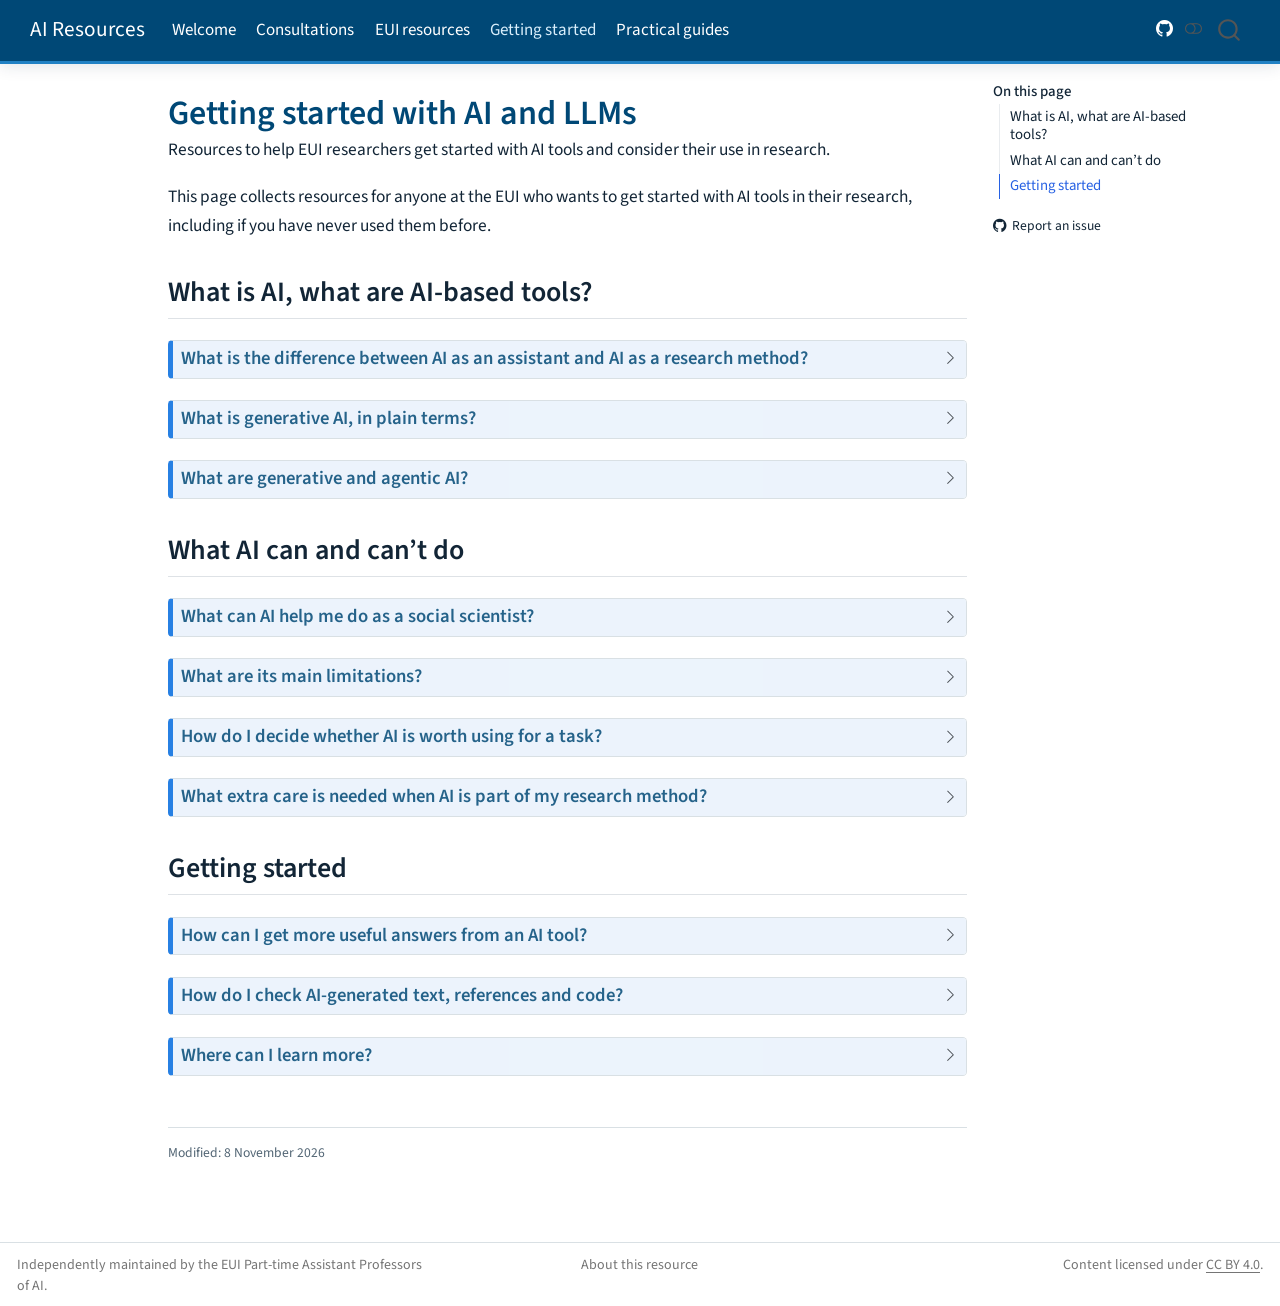
<file: getting-started.html>
<!DOCTYPE html>
<html xmlns="http://www.w3.org/1999/xhtml" lang="en" xml:lang="en"><head>

<meta charset="utf-8">
<meta name="generator" content="quarto-1.9.37">

<meta name="viewport" content="width=device-width, initial-scale=1.0, user-scalable=yes">

<meta name="description" content="Resources to help EUI researchers get started with AI tools and consider their use in research.">

<title>Getting started with AI and LLMs – AI Resources for EUI Researchers</title>
<style>
/* Default styles provided by pandoc.
** See https://pandoc.org/MANUAL.html#variables-for-html for config info.
*/
code{white-space: pre-wrap;}
span.smallcaps{font-variant: small-caps;}
div.columns{display: flex; gap: min(4vw, 1.5em);}
div.column{flex: auto; overflow-x: auto;}
div.hanging-indent{margin-left: 1.5em; text-indent: -1.5em;}
ul.task-list{list-style: none;}
ul.task-list li input[type="checkbox"] {
  width: 0.8em;
  margin: 0 0.8em 0.2em -1em; /* quarto-specific, see https://github.com/quarto-dev/quarto-cli/issues/4556 */ 
  vertical-align: middle;
}
</style>


<script src="site_libs/quarto-nav/quarto-nav.js"></script>
<script src="site_libs/clipboard/clipboard.min.js"></script>
<script src="site_libs/quarto-search/autocomplete.umd.js"></script>
<script src="site_libs/quarto-search/fuse.min.js"></script>
<script src="site_libs/quarto-search/quarto-search.js"></script>
<meta name="quarto:offset" content="./">
<script src="site_libs/quarto-html/quarto.js" type="module"></script>
<script src="site_libs/quarto-html/tabsets/tabsets.js" type="module"></script>
<script src="site_libs/quarto-html/popper.min.js"></script>
<script src="site_libs/quarto-html/tippy.umd.min.js"></script>
<script src="site_libs/quarto-html/anchor.min.js"></script>
<link href="site_libs/quarto-html/tippy.css" rel="stylesheet">
<link href="site_libs/quarto-html/quarto-syntax-highlighting-7f8f88aac4f3542376d5c11b86a4c14d.css" rel="stylesheet" class="quarto-color-scheme" id="quarto-text-highlighting-styles">
<link href="site_libs/quarto-html/quarto-syntax-highlighting-dark-d0ae9245876894da5ac7e18953ecc5cc.css" rel="stylesheet" class="quarto-color-scheme quarto-color-alternate" id="quarto-text-highlighting-styles">
<link href="site_libs/quarto-html/quarto-syntax-highlighting-7f8f88aac4f3542376d5c11b86a4c14d.css" rel="stylesheet" class="quarto-color-scheme-extra" id="quarto-text-highlighting-styles">
<script src="site_libs/bootstrap/bootstrap.min.js"></script>
<link href="site_libs/bootstrap/bootstrap-icons.css" rel="stylesheet">
<link href="site_libs/bootstrap/bootstrap-158031087360bce0ff56dc785ce39e06.min.css" rel="stylesheet" append-hash="true" class="quarto-color-scheme" id="quarto-bootstrap" data-mode="light">
<link href="site_libs/bootstrap/bootstrap-dark-5685cd926c25366c96d9f1407e584118.min.css" rel="stylesheet" append-hash="true" class="quarto-color-scheme quarto-color-alternate" id="quarto-bootstrap" data-mode="dark">
<link href="site_libs/bootstrap/bootstrap-158031087360bce0ff56dc785ce39e06.min.css" rel="stylesheet" append-hash="true" class="quarto-color-scheme-extra" id="quarto-bootstrap" data-mode="light">
<script id="quarto-search-options" type="application/json">{
  "location": "navbar",
  "copy-button": false,
  "collapse-after": 3,
  "panel-placement": "end",
  "type": "overlay",
  "limit": 50,
  "keyboard-shortcut": [
    "f",
    "/",
    "s"
  ],
  "language": {
    "search-no-results-text": "No results",
    "search-matching-documents-text": "matching documents",
    "search-copy-link-title": "Copy link to search",
    "search-hide-matches-text": "Hide additional matches",
    "search-more-match-text": "more match in this document",
    "search-more-matches-text": "more matches in this document",
    "search-clear-button-title": "Clear",
    "search-text-placeholder": "",
    "search-detached-cancel-button-title": "Cancel",
    "search-submit-button-title": "Submit",
    "search-label": "Search"
  }
}</script>
<style>html{ scroll-behavior: smooth; }</style>


<link rel="stylesheet" href="styles.css">
<meta property="og:title" content="Getting started with AI and LLMs – AI Resources for EUI Researchers">
<meta property="og:description" content="Resources to help EUI researchers get started with AI tools and consider their use in research.">
<meta property="og:site_name" content="AI Resources for EUI Researchers">
</head>

<body class="nav-fixed quarto-light"><script id="quarto-html-before-body" type="application/javascript">
    const toggleBodyColorMode = (bsSheetEl) => {
      const mode = bsSheetEl.getAttribute("data-mode");
      const bodyEl = window.document.querySelector("body");
      if (mode === "dark") {
        bodyEl.classList.add("quarto-dark");
        bodyEl.classList.remove("quarto-light");
      } else {
        bodyEl.classList.add("quarto-light");
        bodyEl.classList.remove("quarto-dark");
      }
    }
    const toggleBodyColorPrimary = () => {
      const bsSheetEl = window.document.querySelector("link#quarto-bootstrap:not([rel=disabled-stylesheet])");
      if (bsSheetEl) {
        toggleBodyColorMode(bsSheetEl);
      }
    }
    const setColorSchemeToggle = (alternate) => {
      const toggles = window.document.querySelectorAll('.quarto-color-scheme-toggle');
      for (let i=0; i < toggles.length; i++) {
        const toggle = toggles[i];
        if (toggle) {
          if (alternate) {
            toggle.classList.add("alternate");
          } else {
            toggle.classList.remove("alternate");
          }
        }
      }
    };
    const toggleColorMode = (alternate) => {
      // Switch the stylesheets
      const primaryStylesheets = window.document.querySelectorAll('link.quarto-color-scheme:not(.quarto-color-alternate)');
      const alternateStylesheets = window.document.querySelectorAll('link.quarto-color-scheme.quarto-color-alternate');
      manageTransitions('#quarto-margin-sidebar .nav-link', false);
      if (alternate) {
        // note: dark is layered on light, we don't disable primary!
        enableStylesheet(alternateStylesheets);
        for (const sheetNode of alternateStylesheets) {
          if (sheetNode.id === "quarto-bootstrap") {
            toggleBodyColorMode(sheetNode);
          }
        }
      } else {
        disableStylesheet(alternateStylesheets);
        enableStylesheet(primaryStylesheets)
        toggleBodyColorPrimary();
      }
      manageTransitions('#quarto-margin-sidebar .nav-link', true);
      // Switch the toggles
      setColorSchemeToggle(alternate)
      // Hack to workaround the fact that safari doesn't
      // properly recolor the scrollbar when toggling (#1455)
      if (navigator.userAgent.indexOf('Safari') > 0 && navigator.userAgent.indexOf('Chrome') == -1) {
        manageTransitions("body", false);
        window.scrollTo(0, 1);
        setTimeout(() => {
          window.scrollTo(0, 0);
          manageTransitions("body", true);
        }, 40);
      }
    }
    const disableStylesheet = (stylesheets) => {
      for (let i=0; i < stylesheets.length; i++) {
        const stylesheet = stylesheets[i];
        stylesheet.rel = 'disabled-stylesheet';
      }
    }
    const enableStylesheet = (stylesheets) => {
      for (let i=0; i < stylesheets.length; i++) {
        const stylesheet = stylesheets[i];
        if(stylesheet.rel !== 'stylesheet') { // for Chrome, which will still FOUC without this check
          stylesheet.rel = 'stylesheet';
        }
      }
    }
    const manageTransitions = (selector, allowTransitions) => {
      const els = window.document.querySelectorAll(selector);
      for (let i=0; i < els.length; i++) {
        const el = els[i];
        if (allowTransitions) {
          el.classList.remove('notransition');
        } else {
          el.classList.add('notransition');
        }
      }
    }
    const isFileUrl = () => {
      return window.location.protocol === 'file:';
    }
    const hasAlternateSentinel = () => {
      let styleSentinel = getColorSchemeSentinel();
      if (styleSentinel !== null) {
        return styleSentinel === "alternate";
      } else {
        return false;
      }
    }
    const setStyleSentinel = (alternate) => {
      const value = alternate ? "alternate" : "default";
      if (!isFileUrl()) {
        window.localStorage.setItem("quarto-color-scheme", value);
      } else {
        localAlternateSentinel = value;
      }
    }
    const getColorSchemeSentinel = () => {
      if (!isFileUrl()) {
        const storageValue = window.localStorage.getItem("quarto-color-scheme");
        return storageValue != null ? storageValue : localAlternateSentinel;
      } else {
        return localAlternateSentinel;
      }
    }
    const toggleGiscusIfUsed = (isAlternate, darkModeDefault) => {
      const baseTheme = document.querySelector('#giscus-base-theme')?.value ?? 'light';
      const alternateTheme = document.querySelector('#giscus-alt-theme')?.value ?? 'dark';
      let newTheme = '';
      if(authorPrefersDark) {
        newTheme = isAlternate ? baseTheme : alternateTheme;
      } else {
        newTheme = isAlternate ? alternateTheme : baseTheme;
      }
      const changeGiscusTheme = () => {
        // From: https://github.com/giscus/giscus/issues/336
        const sendMessage = (message) => {
          const iframe = document.querySelector('iframe.giscus-frame');
          if (!iframe) return;
          iframe.contentWindow.postMessage({ giscus: message }, 'https://giscus.app');
        }
        sendMessage({
          setConfig: {
            theme: newTheme
          }
        });
      }
      const isGiscussLoaded = window.document.querySelector('iframe.giscus-frame') !== null;
      if (isGiscussLoaded) {
        changeGiscusTheme();
      }
    };
    const authorPrefersDark = false;
    const darkModeDefault = authorPrefersDark;
      document.querySelector('link#quarto-text-highlighting-styles.quarto-color-scheme-extra').rel = 'disabled-stylesheet';
      document.querySelector('link#quarto-bootstrap.quarto-color-scheme-extra').rel = 'disabled-stylesheet';
    let localAlternateSentinel = darkModeDefault ? 'alternate' : 'default';
    // Dark / light mode switch
    window.quartoToggleColorScheme = () => {
      // Read the current dark / light value
      let toAlternate = !hasAlternateSentinel();
      toggleColorMode(toAlternate);
      setStyleSentinel(toAlternate);
      toggleGiscusIfUsed(toAlternate, darkModeDefault);
      window.dispatchEvent(new Event('resize'));
    };
    // Switch to dark mode if need be
    if (hasAlternateSentinel()) {
      toggleColorMode(true);
    } else {
      toggleColorMode(false);
    }
  </script>

<div id="quarto-search-results"></div>
  <header id="quarto-header" class="headroom fixed-top">
    <nav class="navbar navbar-expand-lg " data-bs-theme="dark">
      <div class="navbar-container container-fluid">
      <div class="navbar-brand-container mx-auto">
    <a class="navbar-brand" href="./index.html">
    <span class="navbar-title">AI Resources</span>
    </a>
  </div>
            <div id="quarto-search" class="" title="Search"></div>
          <button class="navbar-toggler" type="button" data-bs-toggle="collapse" data-bs-target="#navbarCollapse" aria-controls="navbarCollapse" role="menu" aria-expanded="false" aria-label="Toggle navigation" onclick="if (window.quartoToggleHeadroom) { window.quartoToggleHeadroom(); }">
  <span class="navbar-toggler-icon"></span>
</button>
          <div class="collapse navbar-collapse" id="navbarCollapse">
            <ul class="navbar-nav navbar-nav-scroll me-auto">
  <li class="nav-item">
    <a class="nav-link" href="./index.html"> 
<span class="menu-text">Welcome</span></a>
  </li>  
  <li class="nav-item">
    <a class="nav-link" href="./consultations.html"> 
<span class="menu-text">Consultations</span></a>
  </li>  
  <li class="nav-item">
    <a class="nav-link" href="./eui-resources.html"> 
<span class="menu-text">EUI resources</span></a>
  </li>  
  <li class="nav-item">
    <a class="nav-link active" href="./getting-started.html" aria-current="page"> 
<span class="menu-text">Getting started</span></a>
  </li>  
  <li class="nav-item">
    <a class="nav-link" href="./guides/index.html"> 
<span class="menu-text">Practical guides</span></a>
  </li>  
</ul>
          </div> <!-- /navcollapse -->
            <div class="quarto-navbar-tools">
    <a href="https://github.com/RobertoValli/eui-ai-resources" title="" class="quarto-navigation-tool px-1" aria-label="View this project on GitHub"><i class="bi bi-github"></i></a>
  <a href="" class="quarto-color-scheme-toggle quarto-navigation-tool  px-1" onclick="window.quartoToggleColorScheme(); return false;" title="Toggle dark mode"><i class="bi"></i></a>
</div>
      </div> <!-- /container-fluid -->
    </nav>
</header>
<!-- content -->
<div id="quarto-content" class="quarto-container page-columns page-rows-contents page-layout-article page-navbar">
<!-- sidebar -->
<!-- margin-sidebar -->
    <div id="quarto-margin-sidebar" class="sidebar margin-sidebar">
        <nav id="TOC" role="doc-toc" class="toc-active">
    <h2 id="toc-title">On this page</h2>
   
  <ul>
  <li><a href="#what-is-ai" id="toc-what-is-ai" class="nav-link active" data-scroll-target="#what-is-ai">What is AI, what are AI-based tools?</a></li>
  <li><a href="#basics" id="toc-basics" class="nav-link" data-scroll-target="#basics">What AI can and can’t do</a></li>
  <li><a href="#resources" id="toc-resources" class="nav-link" data-scroll-target="#resources">Getting started</a></li>
  </ul>
<div class="toc-actions"><ul><li><a href="https://github.com/RobertoValli/eui-ai-resources/issues/new" class="toc-action"><i class="bi bi-github"></i>Report an issue</a></li></ul></div></nav>
    </div>
<!-- main -->
<main class="content" id="quarto-document-content">


<header id="title-block-header" class="quarto-title-block default">
<div class="quarto-title">
<h1 class="title">Getting started with AI and LLMs</h1>
</div>

<div>
  <div class="description">
    Resources to help EUI researchers get started with AI tools and consider their use in research.
  </div>
</div>


<div class="quarto-title-meta">

    
  
    
  </div>
  


</header>


<p>This page collects resources for anyone at the EUI who wants to get started with AI tools in their research, including if you have never used them before.</p>
<section id="what-is-ai" class="level2">
<h2 class="anchored" data-anchor-id="what-is-ai">What is AI, what are AI-based tools?</h2>
<div id="two-ways" class="qa callout callout-style-default callout-note callout-titled" title="What is the difference between AI as an assistant and AI as a research method?">
<div class="callout-header d-flex align-content-center collapsed" data-bs-toggle="collapse" data-bs-target=".callout-1-contents" aria-controls="callout-1" aria-expanded="false" aria-label="Toggle callout">
<div class="callout-icon-container">
<i class="callout-icon"></i>
</div>
<div class="callout-title-container flex-fill">
<span class="screen-reader-only">Note</span>What is the difference between AI as an assistant and AI as a research method?
</div>
<div class="callout-btn-toggle d-inline-block border-0 py-1 ps-1 pe-0 float-end"><i class="callout-toggle"></i></div>
</div>
<div id="callout-1" class="callout-1-contents callout-collapse collapse">
<div class="callout-body-container callout-body">
<p>AI can be used <em>as an assistant</em> (debugging your R code, summarizing a paper you then read, polishing your own prose) just like using any other tool, or <em>as part of your research method</em> (having a model classify political speeches, code interview transcripts or extract variables from documents). In either case, it is your responsibility to check the output and remain responsible for its output. Usual good practices in research apply (is the output valid, are its errors systematic, and can someone else reproduce it?). See <a href="#ai-as-method">Using AI as a method</a>.</p>
</div>
</div>
</div>
<div id="what-is-genai" class="qa callout callout-style-default callout-note callout-titled" title="What is generative AI, in plain terms?">
<div class="callout-header d-flex align-content-center collapsed" data-bs-toggle="collapse" data-bs-target=".callout-2-contents" aria-controls="callout-2" aria-expanded="false" aria-label="Toggle callout">
<div class="callout-icon-container">
<i class="callout-icon"></i>
</div>
<div class="callout-title-container flex-fill">
<span class="screen-reader-only">Note</span>What is generative AI, in plain terms?
</div>
<div class="callout-btn-toggle d-inline-block border-0 py-1 ps-1 pe-0 float-end"><i class="callout-toggle"></i></div>
</div>
<div id="callout-2" class="callout-2-contents callout-collapse collapse">
<div class="callout-body-container callout-body">
<p>Tools such as ChatGPT, Claude, Gemini and Microsoft Copilot are built on <em>large language models</em>: statistical models trained on enormous amounts of text to predict which text is likely to come next. (Read <a href="https://www.greaterwrong.com/posts/AzRRPDNmeEoJdSiib/implications-of-predicting-the-next-token">this post</a> for a take on why this constitutes intelligence.) When you ask a question, the model generates an answer piece by piece, based on patterns learned in training and on whatever additional context you give it: your prompt, uploaded files, and sometimes web search results.</p>
<p>The recent advances in the capabilities of LLM tools derives from the integration of layers on top of this basic linguistic “understanding.” These layers are calibrated to satisfy users and enabled the use of LLMs as agents who can execute tasks on machines. For an excellent introduction to what LLMs are and how they work, <a href="https://www.aeaweb.org/webcasts/2026/developments-in-language-models">watch this lecture by Elliott Ash</a>.</p>
<p>This explains both what these tools do well and how they typically fail. They have learned the patterns of a huge range of writing, so they are very good at producing fluent, plausible text and code. But plausible is not the same as true. The model has no built-in check that a statement or a reference is correct, so it can give confident, well-written answers that are wrong. Tools that search the web or work from documents you provide make this less frequent, but do not eliminate it.</p>
<p>Careful use of AI tools can, however, partially work around these limitations, by including tests, cross-evaluations of different AI tools, and careful prompt engineering.</p>
</div>
</div>
</div>
<div id="generative-and-agentic" class="qa callout callout-style-default callout-note callout-titled" title="What are generative and agentic AI?">
<div class="callout-header d-flex align-content-center collapsed" data-bs-toggle="collapse" data-bs-target=".callout-3-contents" aria-controls="callout-3" aria-expanded="false" aria-label="Toggle callout">
<div class="callout-icon-container">
<i class="callout-icon"></i>
</div>
<div class="callout-title-container flex-fill">
<span class="screen-reader-only">Note</span>What are generative and agentic AI?
</div>
<div class="callout-btn-toggle d-inline-block border-0 py-1 ps-1 pe-0 float-end"><i class="callout-toggle"></i></div>
</div>
<div id="callout-3" class="callout-3-contents callout-collapse collapse">
<div class="callout-body-container callout-body">
<p>Even though they share much of the underlying structure, generative AI creates content in response to a prompt, while agentic AI takes independent actions to achieve a larger, multi-step goal.</p>
<ul>
<li><strong>Generative AI:</strong> Gen-AI use LLMs to process inputs such as prompts text, images, video and produce outputs that respond to the prompts. Interactions with generative AI typically take the form of a conversation or chat. Examples of generative AI:
<ul>
<li>Gemini</li>
<li>OpenAI ChatGPT</li>
<li>NotebookLLM</li>
</ul></li>
<li><strong>Agentic AI:</strong> AI agents are, as the name implies, LLM-based software that can execute actions on a machine (typically your computer) based on your prompt. Once granted permissions, it can create and delete folders and files, use other software via command line. Most importantly, it can read its own outputs, evaluate them, and iteratively improve its actions until a goal is achieved. Examples of agentic AI:
<ul>
<li>Claude Code</li>
<li>Cursor</li>
<li>OpenAI Codex</li>
</ul></li>
</ul>
</div>
</div>
</div>
</section>
<section id="basics" class="level2">
<h2 class="anchored" data-anchor-id="basics">What AI can and can’t do</h2>
<div id="use-cases" class="qa callout callout-style-default callout-note callout-titled" title="What can AI help me do as a social scientist?">
<div class="callout-header d-flex align-content-center collapsed" data-bs-toggle="collapse" data-bs-target=".callout-4-contents" aria-controls="callout-4" aria-expanded="false" aria-label="Toggle callout">
<div class="callout-icon-container">
<i class="callout-icon"></i>
</div>
<div class="callout-title-container flex-fill">
<span class="screen-reader-only">Note</span>What can AI help me do as a social scientist?
</div>
<div class="callout-btn-toggle d-inline-block border-0 py-1 ps-1 pe-0 float-end"><i class="callout-toggle"></i></div>
</div>
<div id="callout-4" class="callout-4-contents callout-collapse collapse">
<div class="callout-body-container callout-body">
<p>Common uses, roughly from lower to higher stakes:</p>
<ul>
<li><strong>Understanding material:</strong> explaining a difficult method or concept, describing a complex repository or source code, getting the gist of a source in a language you don’t read well.</li>
<li><strong>Code and data:</strong> writing and debugging R, Stata or Python code; cleaning and reshaping data; explaining error messages.</li>
<li><strong>Writing:</strong> improving the language of your own drafts, suggesting structure, drafting routine texts that you then rewrite.</li>
<li><strong>Finding literature:</strong> leads that you then verify in the Library’s databases. See the page dedicated to <a href="./guides/literature-search.html">AI tools for literature search and summary</a>.</li>
<li><strong>Transcription and documents:</strong> transcribing recordings, extracting text or tables from scanned documents. Read <a href="./eui-resources.html#sensitive-data">the rules on sensitive data</a> first.</li>
<li><strong>Research method:</strong> classifying or coding large amounts of text, extracting information from documents. See <a href="#ai-as-method">Using AI as a method</a>.</li>
</ul>
<p>The EUI Guidelines also recognize that these tools can support inclusion, for example for researchers writing in a second language or with dyslexia (Section III).</p>
</div>
</div>
</div>
<div id="limitations" class="qa callout callout-style-default callout-note callout-titled" title="What are its main limitations?">
<div class="callout-header d-flex align-content-center collapsed" data-bs-toggle="collapse" data-bs-target=".callout-5-contents" aria-controls="callout-5" aria-expanded="false" aria-label="Toggle callout">
<div class="callout-icon-container">
<i class="callout-icon"></i>
</div>
<div class="callout-title-container flex-fill">
<span class="screen-reader-only">Note</span>What are its main limitations?
</div>
<div class="callout-btn-toggle d-inline-block border-0 py-1 ps-1 pe-0 float-end"><i class="callout-toggle"></i></div>
</div>
<div id="callout-5" class="callout-5-contents callout-collapse collapse">
<div class="callout-body-container callout-body">
<ul>
<li><strong>Fabrication:</strong> invented references, quotations, statistics or facts, presented as confidently as true ones. Never cite a source you haven’t found and read yourself.</li>
<li><strong>Unsupported claims:</strong> summaries can add points that aren’t in the text, or drop important caveats.</li>
<li><strong>Plausible but wrong code and analysis:</strong> code that runs without errors can still do the wrong thing, for example by silently dropping observations in a merge.</li>
<li><strong>Bias:</strong> models reflect their training data, which over-represents some languages, regions and viewpoints. The EUI Guidelines point in particular to biases favoring gender and racial majorities (Section IV.C).</li>
<li><strong>Uneven performance:</strong> quality drops for less widely used languages, historical texts, specialized topics and recent events.</li>
<li><strong>Inconsistency:</strong> the same prompt can give different answers, and providers update their models without notice. This matters for reproducibility.</li>
</ul>
</div>
</div>
</div>
<div id="worth-it" class="qa callout callout-style-default callout-note callout-titled" title="How do I decide whether AI is worth using for a task?">
<div class="callout-header d-flex align-content-center collapsed" data-bs-toggle="collapse" data-bs-target=".callout-6-contents" aria-controls="callout-6" aria-expanded="false" aria-label="Toggle callout">
<div class="callout-icon-container">
<i class="callout-icon"></i>
</div>
<div class="callout-title-container flex-fill">
<span class="screen-reader-only">Note</span>How do I decide whether AI is worth using for a task?
</div>
<div class="callout-btn-toggle d-inline-block border-0 py-1 ps-1 pe-0 float-end"><i class="callout-toggle"></i></div>
</div>
<div id="callout-6" class="callout-6-contents callout-collapse collapse">
<div class="callout-body-container callout-body">
<p>Ask five questions:</p>
<ol type="1">
<li><strong>Do I know how the output should look like?</strong> AI can be very efficient in implementing things that you know how to do and can describe precisely. It performs worst on vague and open-ended tasks.</li>
<li><strong>Can I check the output?</strong> AI is most useful when checking an answer is much easier than producing it: code you can test, a translation you can read, a summary of a paper you know.</li>
<li><strong>How good are AI tools at this task?</strong> LLM-based tools are in continuous evolution, and their performance varies quite a bit across different tasks. Check the state of the art before using a tool: for instance, <a href="http://what-llms-can-not-do.github.io">this website collects published evaluations of LLM performance</a> across tasks.</li>
<li><strong>What would a mistake cost?</strong> A clumsy sentence in an email is harmless. A fabricated citation in your thesis, or a misclassified variable in your main analysis, is not.</li>
<li><strong>Does checking take longer than doing it myself?</strong> If you have to verify every line anyway, the tool may not save you any time.</li>
</ol>
<p>A task that passes these tests is a good candidate. If you are unsure, try the tool on a small sample where you already know the right answer.</p>
</div>
</div>
</div>
<div id="ai-as-method" class="qa callout callout-style-default callout-note callout-titled" title="What extra care is needed when AI is part of my research method?">
<div class="callout-header d-flex align-content-center collapsed" data-bs-toggle="collapse" data-bs-target=".callout-7-contents" aria-controls="callout-7" aria-expanded="false" aria-label="Toggle callout">
<div class="callout-icon-container">
<i class="callout-icon"></i>
</div>
<div class="callout-title-container flex-fill">
<span class="screen-reader-only">Note</span>What extra care is needed when AI is part of my research method?
</div>
<div class="callout-btn-toggle d-inline-block border-0 py-1 ps-1 pe-0 float-end"><i class="callout-toggle"></i></div>
</div>
<div id="callout-7" class="callout-7-contents callout-collapse collapse">
<div class="callout-body-container callout-body">
<p>When a model produces your data (classifying texts, coding interviews, extracting variables), treat it as a measurement instrument and document it like one.</p>
<ul>
<li><strong>Validate it against human judgment.</strong> Hand-code a random sample and report how often the model agrees, as you would for a second human coder.</li>
<li><strong>Look for systematic error, not just average accuracy.</strong> Does the model do worse for some groups, languages or time periods? Errors that correlate with your variables of interest can bias your estimates.</li>
<li><strong>Make it reproducible.</strong> Record the exact model and version, the full prompt, settings such as temperature, and the date. Prefer models with fixed versions, or open-weight models you can run yourself, because hosted models change over time. The EUI Guidelines ask you to document the tool and prompts where outputs cannot be replicated (Section IV.D).</li>
<li><strong>Check the data rules</strong> before sending research material to any tool: see <a href="./eui-resources.html#sensitive-data">Can I upload interview transcripts…?</a></li>
<li><strong>Talk to your supervisor.</strong> The EUI Guidelines ask you to consult them before incorporating AI into your research (Section V).</li>
</ul>
</div>
</div>
</div>
</section>
<section id="resources" class="level2">
<h2 class="anchored" data-anchor-id="resources">Getting started</h2>
<div id="prompting" class="qa callout callout-style-default callout-note callout-titled" title="How can I get more useful answers from an AI tool?">
<div class="callout-header d-flex align-content-center collapsed" data-bs-toggle="collapse" data-bs-target=".callout-8-contents" aria-controls="callout-8" aria-expanded="false" aria-label="Toggle callout">
<div class="callout-icon-container">
<i class="callout-icon"></i>
</div>
<div class="callout-title-container flex-fill">
<span class="screen-reader-only">Note</span>How can I get more useful answers from an AI tool?
</div>
<div class="callout-btn-toggle d-inline-block border-0 py-1 ps-1 pe-0 float-end"><i class="callout-toggle"></i></div>
</div>
<div id="callout-8" class="callout-8-contents callout-collapse collapse">
<div class="callout-body-container callout-body">
<ul>
<li><strong>Provide context:</strong> who you are, what the task is for, and what you already know. “I’m a political science PhD researcher estimating a panel regression in R…” works better than a bare question.</li>
<li><strong>Say what you want back:</strong> format, length, level of detail, what to leave out.</li>
<li><strong>Provide the material:</strong> paste the code, the error message or the passage (if you are allowed to share it) rather than describing it.</li>
<li><strong>Iterate:</strong> treat the first answer as a draft. Ask follow-up questions, point out errors, ask for alternatives. With AI agents you can instruct to iterate and self-correct until a certain objective is reached.</li>
<li><strong>Ask about uncertainty:</strong> “Which parts of this are you least sure about?” or “What would a critical reviewer say?”</li>
<li><strong>Start a new conversation</strong> when you switch tasks, so earlier context doesn’t carry over. Reducing context also helps reducing your token consumption.</li>
</ul>
</div>
</div>
</div>
<div id="verification" class="qa callout callout-style-default callout-note callout-titled" title="How do I check AI-generated text, references and code?">
<div class="callout-header d-flex align-content-center collapsed" data-bs-toggle="collapse" data-bs-target=".callout-9-contents" aria-controls="callout-9" aria-expanded="false" aria-label="Toggle callout">
<div class="callout-icon-container">
<i class="callout-icon"></i>
</div>
<div class="callout-title-container flex-fill">
<span class="screen-reader-only">Note</span>How do I check AI-generated text, references and code?
</div>
<div class="callout-btn-toggle d-inline-block border-0 py-1 ps-1 pe-0 float-end"><i class="callout-toggle"></i></div>
</div>
<div id="callout-9" class="callout-9-contents callout-collapse collapse">
<div class="callout-body-container callout-body">
<ul>
<li><strong>References:</strong> look up every source in the Library catalogue or Google Scholar, open it, and confirm it says what the AI claims. Fabricated references often look entirely plausible.</li>
<li><strong>Facts and summaries:</strong> compare them with the original. Look for claims that aren’t in the source and for caveats that went missing.</li>
<li><strong>Code:</strong> run it on a small example where you know the right answer, check the number of observations at each step, and ask for an explanation of any line you don’t understand.</li>
<li><strong>Your own text after AI editing:</strong> reread it for changes in meaning, not just style. “Improved” sentences can shift or overstate your argument.</li>
</ul>
<p>The EUI Guidelines require you to verify AI output and to look for sources beyond those an AI tool suggests (Section IV.C).</p>
</div>
</div>
</div>
<div id="further-reading" class="qa callout callout-style-default callout-note callout-titled" title="Where can I learn more?">
<div class="callout-header d-flex align-content-center collapsed" data-bs-toggle="collapse" data-bs-target=".callout-10-contents" aria-controls="callout-10" aria-expanded="false" aria-label="Toggle callout">
<div class="callout-icon-container">
<i class="callout-icon"></i>
</div>
<div class="callout-title-container flex-fill">
<span class="screen-reader-only">Note</span>Where can I learn more?
</div>
<div class="callout-btn-toggle d-inline-block border-0 py-1 ps-1 pe-0 float-end"><i class="callout-toggle"></i></div>
</div>
<div id="callout-10" class="callout-10-contents callout-collapse collapse">
<div class="callout-body-container callout-body">
<ul>
<li><a href="https://eui.libanswers.com/UsingAI"><strong>EUI Library: Using AI FAQ</strong></a>: short answers on declaring and citing AI use, literature search and language correction. For everyone at the EUI.</li>
<li><a href="https://www.eui.eu/Documents/ServicesAdmin/DeanOfStudies/ResearchEthics/2024.06-Ethics-Commitee-EUI-GENAI-DIGITAL.pdf"><strong>EUI Guidelines for the Responsible Use of AI for Research</strong></a>: the official rules, about ten pages. For everyone at the EUI.</li>
<li><a href="https://www.eui.eu/Documents/AboutEUI/Organization/DataProtection/DPO-Good-Data-Protection-Practice-DIGITAL.pdf"><strong>EUI Guide on Good Data Protection Practice in Research</strong></a>: what counts as personal data, anonymization and cloud services. For anyone working with data about people.</li>
<li><a href="https://research-and-innovation.ec.europa.eu/document/2b6cf7e5-36ac-41cb-aab5-0d32050143dc_en"><strong>European Commission: Living guidelines on the responsible use of generative AI in research</strong></a>: the European reference framework, updated regularly. For the wider picture, including what funders expect.</li>
</ul>
</div>
</div>
</div>
<div class="page-modified">
<p>Modified: 8 November 2026</p>
</div>


</section>

<a onclick="window.scrollTo(0, 0); return false;" role="button" id="quarto-back-to-top"><i class="bi bi-arrow-up"></i> Back to top</a></main> <!-- /main -->
<script>
  (function () {
    function openLinkedAnswer() {
      var id = decodeURIComponent(window.location.hash.slice(1));
      var answer = id && document.getElementById(id);
      if (!answer || !answer.classList.contains('qa')) return;

      var content = answer.querySelector('.callout-collapse');
      if (content && !content.classList.contains('show')) {
        if (window.bootstrap && window.bootstrap.Collapse) {
          window.bootstrap.Collapse.getOrCreateInstance(content, { toggle: false }).show();
        } else {
          var header = answer.querySelector('.callout-header');
          if (header) header.click();
        }
      }
      answer.scrollIntoView({ block: 'start' });
    }

    window.addEventListener('load', openLinkedAnswer);
    window.addEventListener('hashchange', openLinkedAnswer);
  })();
</script>
<script id="quarto-html-after-body" type="application/javascript">
  window.document.addEventListener("DOMContentLoaded", function (event) {
    // Ensure there is a toggle, if there isn't float one in the top right
    if (window.document.querySelector('.quarto-color-scheme-toggle') === null) {
      const a = window.document.createElement('a');
      a.classList.add('top-right');
      a.classList.add('quarto-color-scheme-toggle');
      a.href = "";
      a.onclick = function() { try { window.quartoToggleColorScheme(); } catch {} return false; };
      const i = window.document.createElement("i");
      i.classList.add('bi');
      a.appendChild(i);
      window.document.body.appendChild(a);
    }
    setColorSchemeToggle(hasAlternateSentinel())
    const icon = "";
    const anchorJS = new window.AnchorJS();
    anchorJS.options = {
      placement: 'right',
      icon: icon
    };
    anchorJS.add('.anchored');
    const isCodeAnnotation = (el) => {
      for (const clz of el.classList) {
        if (clz.startsWith('code-annotation-')) {                     
          return true;
        }
      }
      return false;
    }
    const onCopySuccess = function(e) {
      // button target
      const button = e.trigger;
      // don't keep focus
      button.blur();
      // flash "checked"
      button.classList.add('code-copy-button-checked');
      var currentTitle = button.getAttribute("title");
      button.setAttribute("title", "Copied!");
      let tooltip;
      if (window.bootstrap) {
        button.setAttribute("data-bs-toggle", "tooltip");
        button.setAttribute("data-bs-placement", "left");
        button.setAttribute("data-bs-title", "Copied!");
        tooltip = new bootstrap.Tooltip(button, 
          { trigger: "manual", 
            customClass: "code-copy-button-tooltip",
            offset: [0, -8]});
        tooltip.show();    
      }
      setTimeout(function() {
        if (tooltip) {
          tooltip.hide();
          button.removeAttribute("data-bs-title");
          button.removeAttribute("data-bs-toggle");
          button.removeAttribute("data-bs-placement");
        }
        button.setAttribute("title", currentTitle);
        button.classList.remove('code-copy-button-checked');
      }, 1000);
      // clear code selection
      e.clearSelection();
    }
    const getTextToCopy = function(trigger) {
      const outerScaffold = trigger.parentElement.cloneNode(true);
      const codeEl = outerScaffold.querySelector('code');
      for (const childEl of codeEl.children) {
        if (isCodeAnnotation(childEl)) {
          childEl.remove();
        }
      }
      return codeEl.innerText;
    }
    const clipboard = new window.ClipboardJS('.code-copy-button:not([data-in-quarto-modal])', {
      text: getTextToCopy
    });
    clipboard.on('success', onCopySuccess);
    if (window.document.getElementById('quarto-embedded-source-code-modal')) {
      const clipboardModal = new window.ClipboardJS('.code-copy-button[data-in-quarto-modal]', {
        text: getTextToCopy,
        container: window.document.getElementById('quarto-embedded-source-code-modal')
      });
      clipboardModal.on('success', onCopySuccess);
    }
      var localhostRegex = new RegExp(/^(?:http|https):\/\/localhost\:?[0-9]*\//);
      var mailtoRegex = new RegExp(/^mailto:/);
        var filterRegex = new RegExp("https:\/\/robertovalli\.github\.io\/eui-ai-resources\/");
      var isInternal = (href) => {
          return filterRegex.test(href) || localhostRegex.test(href) || mailtoRegex.test(href);
      }
      // Inspect non-navigation links and adorn them if external
     var links = window.document.querySelectorAll('a[href]:not(.nav-link):not(.navbar-brand):not(.toc-action):not(.sidebar-link):not(.sidebar-item-toggle):not(.pagination-link):not(.no-external):not([aria-hidden]):not(.dropdown-item):not(.quarto-navigation-tool):not(.about-link)');
      for (var i=0; i<links.length; i++) {
        const link = links[i];
        if (!isInternal(link.href)) {
          // undo the damage that might have been done by quarto-nav.js in the case of
          // links that we want to consider external
          if (link.dataset.originalHref !== undefined) {
            link.href = link.dataset.originalHref;
          }
            // target, if specified
            link.setAttribute("target", "_blank");
            if (link.getAttribute("rel") === null) {
              link.setAttribute("rel", "noopener");
            }
        }
      }
    function tippyHover(el, contentFn, onTriggerFn, onUntriggerFn) {
      const config = {
        allowHTML: true,
        maxWidth: 500,
        delay: 100,
        arrow: false,
        appendTo: function(el) {
            return el.parentElement;
        },
        interactive: true,
        interactiveBorder: 10,
        theme: 'quarto',
        placement: 'bottom-start',
      };
      if (contentFn) {
        config.content = contentFn;
      }
      if (onTriggerFn) {
        config.onTrigger = onTriggerFn;
      }
      if (onUntriggerFn) {
        config.onUntrigger = onUntriggerFn;
      }
      window.tippy(el, config); 
    }
    const noterefs = window.document.querySelectorAll('a[role="doc-noteref"]');
    for (var i=0; i<noterefs.length; i++) {
      const ref = noterefs[i];
      tippyHover(ref, function() {
        // use id or data attribute instead here
        let href = ref.getAttribute('data-footnote-href') || ref.getAttribute('href');
        try { href = new URL(href).hash; } catch {}
        const id = href.replace(/^#\/?/, "");
        const note = window.document.getElementById(id);
        if (note) {
          return note.innerHTML;
        } else {
          return "";
        }
      });
    }
    const xrefs = window.document.querySelectorAll('a.quarto-xref');
    const processXRef = (id, note) => {
      // Strip column container classes
      const stripColumnClz = (el) => {
        el.classList.remove("page-full", "page-columns");
        if (el.children) {
          for (const child of el.children) {
            stripColumnClz(child);
          }
        }
      }
      stripColumnClz(note)
      if (id === null || id.startsWith('sec-')) {
        // Special case sections, only their first couple elements
        const container = document.createElement("div");
        if (note.children && note.children.length > 2) {
          container.appendChild(note.children[0].cloneNode(true));
          for (let i = 1; i < note.children.length; i++) {
            const child = note.children[i];
            if (child.tagName === "P" && child.innerText === "") {
              continue;
            } else {
              container.appendChild(child.cloneNode(true));
              break;
            }
          }
          if (window.Quarto?.typesetMath) {
            window.Quarto.typesetMath(container);
          }
          return container.innerHTML
        } else {
          if (window.Quarto?.typesetMath) {
            window.Quarto.typesetMath(note);
          }
          return note.innerHTML;
        }
      } else {
        // Remove any anchor links if they are present
        const anchorLink = note.querySelector('a.anchorjs-link');
        if (anchorLink) {
          anchorLink.remove();
        }
        if (window.Quarto?.typesetMath) {
          window.Quarto.typesetMath(note);
        }
        if (note.classList.contains("callout")) {
          return note.outerHTML;
        } else {
          return note.innerHTML;
        }
      }
    }
    for (var i=0; i<xrefs.length; i++) {
      const xref = xrefs[i];
      tippyHover(xref, undefined, function(instance) {
        instance.disable();
        let url = xref.getAttribute('href');
        let hash = undefined; 
        if (url.startsWith('#')) {
          hash = url;
        } else {
          try { hash = new URL(url).hash; } catch {}
        }
        if (hash) {
          const id = hash.replace(/^#\/?/, "");
          const note = window.document.getElementById(id);
          if (note !== null) {
            try {
              const html = processXRef(id, note.cloneNode(true));
              instance.setContent(html);
            } finally {
              instance.enable();
              instance.show();
            }
          } else {
            // See if we can fetch this
            fetch(url.split('#')[0])
            .then(res => res.text())
            .then(html => {
              const parser = new DOMParser();
              const htmlDoc = parser.parseFromString(html, "text/html");
              const note = htmlDoc.getElementById(id);
              if (note !== null) {
                const html = processXRef(id, note);
                instance.setContent(html);
              } 
            }).finally(() => {
              instance.enable();
              instance.show();
            });
          }
        } else {
          // See if we can fetch a full url (with no hash to target)
          // This is a special case and we should probably do some content thinning / targeting
          fetch(url)
          .then(res => res.text())
          .then(html => {
            const parser = new DOMParser();
            const htmlDoc = parser.parseFromString(html, "text/html");
            const note = htmlDoc.querySelector('main.content');
            if (note !== null) {
              // This should only happen for chapter cross references
              // (since there is no id in the URL)
              // remove the first header
              if (note.children.length > 0 && note.children[0].tagName === "HEADER") {
                note.children[0].remove();
              }
              const html = processXRef(null, note);
              instance.setContent(html);
            } 
          }).finally(() => {
            instance.enable();
            instance.show();
          });
        }
      }, function(instance) {
      });
    }
        let selectedAnnoteEl;
        const selectorForAnnotation = ( cell, annotation) => {
          let cellAttr = 'data-code-cell="' + cell + '"';
          let lineAttr = 'data-code-annotation="' +  annotation + '"';
          const selector = 'span[' + cellAttr + '][' + lineAttr + ']';
          return selector;
        }
        const selectCodeLines = (annoteEl) => {
          const doc = window.document;
          const targetCell = annoteEl.getAttribute("data-target-cell");
          const targetAnnotation = annoteEl.getAttribute("data-target-annotation");
          const annoteSpan = window.document.querySelector(selectorForAnnotation(targetCell, targetAnnotation));
          const lines = annoteSpan.getAttribute("data-code-lines").split(",");
          const lineIds = lines.map((line) => {
            return targetCell + "-" + line;
          })
          let top = null;
          let height = null;
          let parent = null;
          if (lineIds.length > 0) {
              //compute the position of the single el (top and bottom and make a div)
              const el = window.document.getElementById(lineIds[0]);
              top = el.offsetTop;
              height = el.offsetHeight;
              parent = el.parentElement.parentElement;
            if (lineIds.length > 1) {
              const lastEl = window.document.getElementById(lineIds[lineIds.length - 1]);
              const bottom = lastEl.offsetTop + lastEl.offsetHeight;
              height = bottom - top;
            }
            if (top !== null && height !== null && parent !== null) {
              // cook up a div (if necessary) and position it 
              let div = window.document.getElementById("code-annotation-line-highlight");
              if (div === null) {
                div = window.document.createElement("div");
                div.setAttribute("id", "code-annotation-line-highlight");
                div.style.position = 'absolute';
                parent.appendChild(div);
              }
              div.style.top = top - 2 + "px";
              div.style.height = height + 4 + "px";
              div.style.left = 0;
              let gutterDiv = window.document.getElementById("code-annotation-line-highlight-gutter");
              if (gutterDiv === null) {
                gutterDiv = window.document.createElement("div");
                gutterDiv.setAttribute("id", "code-annotation-line-highlight-gutter");
                gutterDiv.style.position = 'absolute';
                const codeCell = window.document.getElementById(targetCell);
                const gutter = codeCell.querySelector('.code-annotation-gutter');
                gutter.appendChild(gutterDiv);
              }
              gutterDiv.style.top = top - 2 + "px";
              gutterDiv.style.height = height + 4 + "px";
            }
            selectedAnnoteEl = annoteEl;
          }
        };
        const unselectCodeLines = () => {
          const elementsIds = ["code-annotation-line-highlight", "code-annotation-line-highlight-gutter"];
          elementsIds.forEach((elId) => {
            const div = window.document.getElementById(elId);
            if (div) {
              div.remove();
            }
          });
          selectedAnnoteEl = undefined;
        };
          // Handle positioning of the toggle
      window.addEventListener(
        "resize",
        throttle(() => {
          elRect = undefined;
          if (selectedAnnoteEl) {
            selectCodeLines(selectedAnnoteEl);
          }
        }, 10)
      );
      function throttle(fn, ms) {
      let throttle = false;
      let timer;
        return (...args) => {
          if(!throttle) { // first call gets through
              fn.apply(this, args);
              throttle = true;
          } else { // all the others get throttled
              if(timer) clearTimeout(timer); // cancel #2
              timer = setTimeout(() => {
                fn.apply(this, args);
                timer = throttle = false;
              }, ms);
          }
        };
      }
        // Attach click handler to the DT
        const annoteDls = window.document.querySelectorAll('dt[data-target-cell]');
        for (const annoteDlNode of annoteDls) {
          annoteDlNode.addEventListener('click', (event) => {
            const clickedEl = event.target;
            if (clickedEl !== selectedAnnoteEl) {
              unselectCodeLines();
              const activeEl = window.document.querySelector('dt[data-target-cell].code-annotation-active');
              if (activeEl) {
                activeEl.classList.remove('code-annotation-active');
              }
              selectCodeLines(clickedEl);
              clickedEl.classList.add('code-annotation-active');
            } else {
              // Unselect the line
              unselectCodeLines();
              clickedEl.classList.remove('code-annotation-active');
            }
          });
        }
    const findCites = (el) => {
      const parentEl = el.parentElement;
      if (parentEl) {
        const cites = parentEl.dataset.cites;
        if (cites) {
          return {
            el,
            cites: cites.split(' ')
          };
        } else {
          return findCites(el.parentElement)
        }
      } else {
        return undefined;
      }
    };
    var bibliorefs = window.document.querySelectorAll('a[role="doc-biblioref"]');
    for (var i=0; i<bibliorefs.length; i++) {
      const ref = bibliorefs[i];
      const citeInfo = findCites(ref);
      if (citeInfo) {
        tippyHover(citeInfo.el, function() {
          var popup = window.document.createElement('div');
          citeInfo.cites.forEach(function(cite) {
            var citeDiv = window.document.createElement('div');
            citeDiv.classList.add('hanging-indent');
            citeDiv.classList.add('csl-entry');
            var biblioDiv = window.document.getElementById('ref-' + cite);
            if (biblioDiv) {
              citeDiv.innerHTML = biblioDiv.innerHTML;
            }
            popup.appendChild(citeDiv);
          });
          return popup.innerHTML;
        });
      }
    }
  });
  </script>
</div> <!-- /content -->
<footer class="footer">
  <div class="nav-footer">
    <div class="nav-footer-left">
<p>Independently maintained by the EUI Part-time Assistant Professors of AI.</p>
</div>   
    <div class="nav-footer-center">
      <ul class="footer-items list-unstyled">
    <li class="nav-item">
    <a class="nav-link" href="./index.html#about-this-resource">
<p>About this resource</p>
</a>
  </li>  
</ul>
    <div class="toc-actions d-sm-block d-md-none"><ul><li><a href="https://github.com/RobertoValli/eui-ai-resources/issues/new" class="toc-action"><i class="bi bi-github"></i>Report an issue</a></li></ul></div></div>
    <div class="nav-footer-right">
<p>Content licensed under <a href="https://creativecommons.org/licenses/by/4.0/">CC BY 4.0</a>.</p>
</div>
  </div>
</footer>




<script src="site_libs/quarto-html/zenscroll-min.js"></script>
</body></html>
</file>
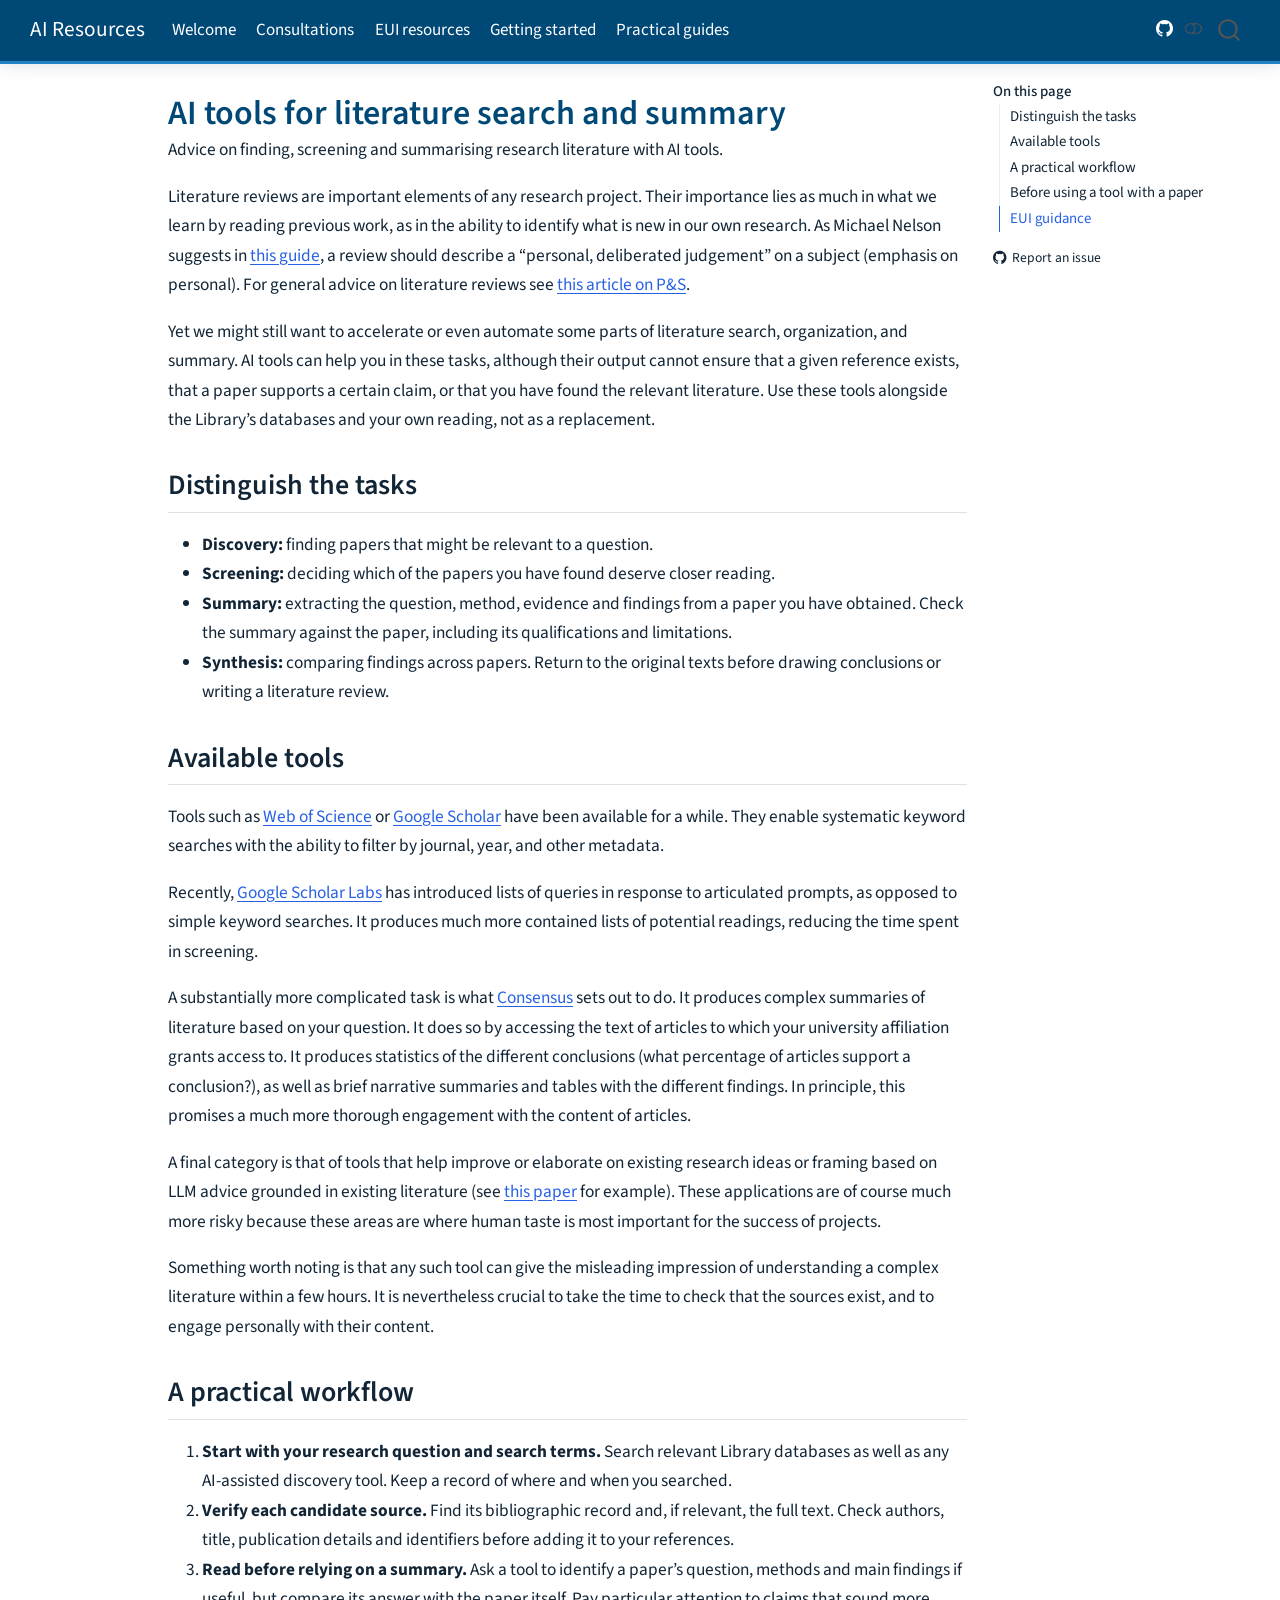
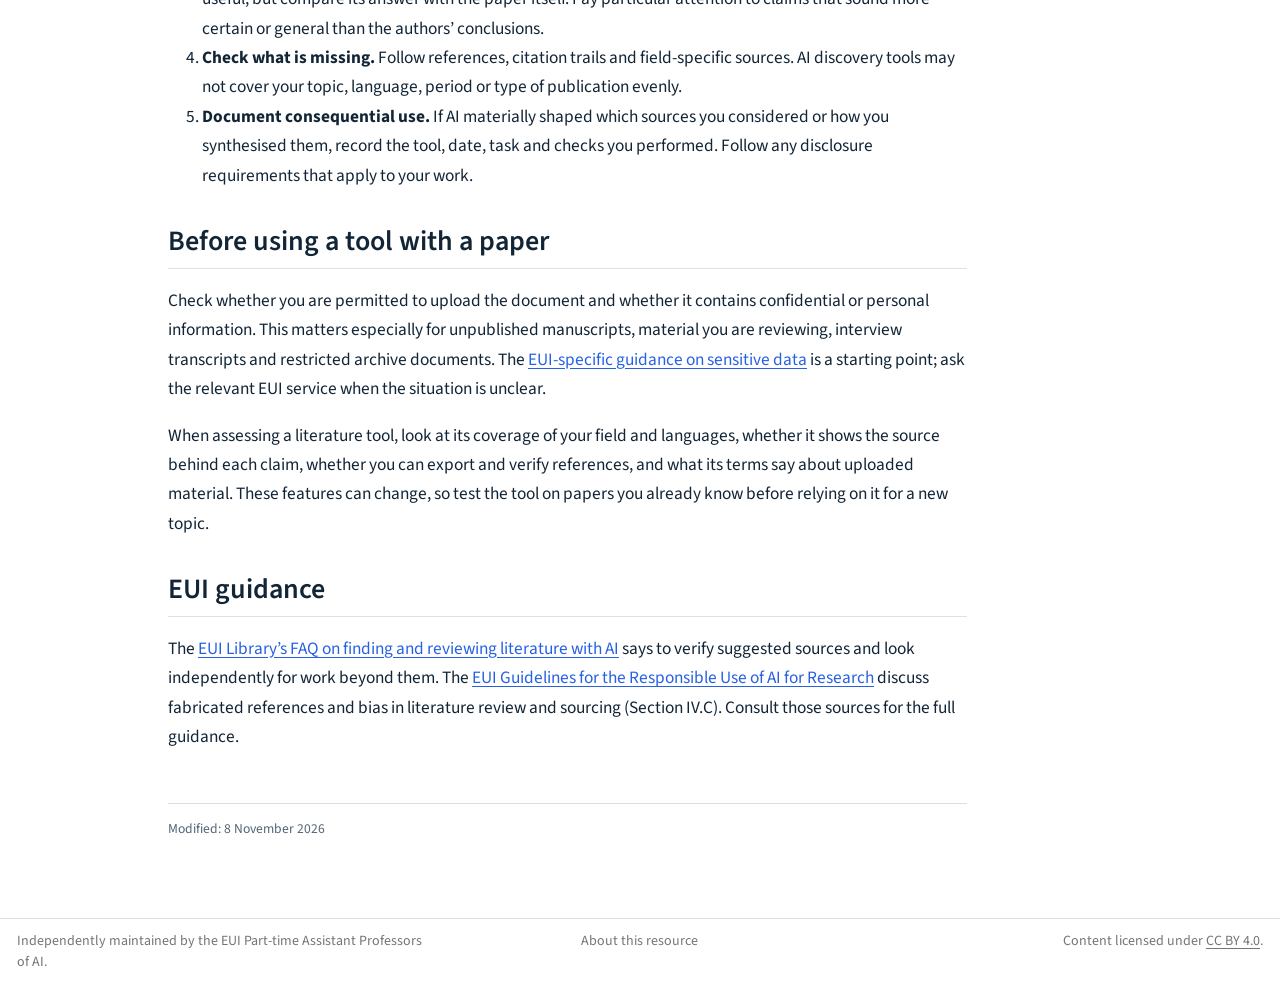
<file: guides/literature-search.html>
<!DOCTYPE html>
<html xmlns="http://www.w3.org/1999/xhtml" lang="en" xml:lang="en"><head>

<meta charset="utf-8">
<meta name="generator" content="quarto-1.9.37">

<meta name="viewport" content="width=device-width, initial-scale=1.0, user-scalable=yes">

<meta name="description" content="Advice on finding, screening and summarising research literature with AI tools.">

<title>AI tools for literature search and summary – AI Resources for EUI Researchers</title>
<style>
/* Default styles provided by pandoc.
** See https://pandoc.org/MANUAL.html#variables-for-html for config info.
*/
code{white-space: pre-wrap;}
span.smallcaps{font-variant: small-caps;}
div.columns{display: flex; gap: min(4vw, 1.5em);}
div.column{flex: auto; overflow-x: auto;}
div.hanging-indent{margin-left: 1.5em; text-indent: -1.5em;}
ul.task-list{list-style: none;}
ul.task-list li input[type="checkbox"] {
  width: 0.8em;
  margin: 0 0.8em 0.2em -1em; /* quarto-specific, see https://github.com/quarto-dev/quarto-cli/issues/4556 */ 
  vertical-align: middle;
}
</style>


<script src="../site_libs/quarto-nav/quarto-nav.js"></script>
<script src="../site_libs/clipboard/clipboard.min.js"></script>
<script src="../site_libs/quarto-search/autocomplete.umd.js"></script>
<script src="../site_libs/quarto-search/fuse.min.js"></script>
<script src="../site_libs/quarto-search/quarto-search.js"></script>
<meta name="quarto:offset" content="../">
<script src="../site_libs/quarto-html/quarto.js" type="module"></script>
<script src="../site_libs/quarto-html/tabsets/tabsets.js" type="module"></script>
<script src="../site_libs/quarto-html/popper.min.js"></script>
<script src="../site_libs/quarto-html/tippy.umd.min.js"></script>
<script src="../site_libs/quarto-html/anchor.min.js"></script>
<link href="../site_libs/quarto-html/tippy.css" rel="stylesheet">
<link href="../site_libs/quarto-html/quarto-syntax-highlighting-7f8f88aac4f3542376d5c11b86a4c14d.css" rel="stylesheet" class="quarto-color-scheme" id="quarto-text-highlighting-styles">
<link href="../site_libs/quarto-html/quarto-syntax-highlighting-dark-d0ae9245876894da5ac7e18953ecc5cc.css" rel="stylesheet" class="quarto-color-scheme quarto-color-alternate" id="quarto-text-highlighting-styles">
<link href="../site_libs/quarto-html/quarto-syntax-highlighting-7f8f88aac4f3542376d5c11b86a4c14d.css" rel="stylesheet" class="quarto-color-scheme-extra" id="quarto-text-highlighting-styles">
<script src="../site_libs/bootstrap/bootstrap.min.js"></script>
<link href="../site_libs/bootstrap/bootstrap-icons.css" rel="stylesheet">
<link href="../site_libs/bootstrap/bootstrap-158031087360bce0ff56dc785ce39e06.min.css" rel="stylesheet" append-hash="true" class="quarto-color-scheme" id="quarto-bootstrap" data-mode="light">
<link href="../site_libs/bootstrap/bootstrap-dark-5685cd926c25366c96d9f1407e584118.min.css" rel="stylesheet" append-hash="true" class="quarto-color-scheme quarto-color-alternate" id="quarto-bootstrap" data-mode="dark">
<link href="../site_libs/bootstrap/bootstrap-158031087360bce0ff56dc785ce39e06.min.css" rel="stylesheet" append-hash="true" class="quarto-color-scheme-extra" id="quarto-bootstrap" data-mode="light">
<script id="quarto-search-options" type="application/json">{
  "location": "navbar",
  "copy-button": false,
  "collapse-after": 3,
  "panel-placement": "end",
  "type": "overlay",
  "limit": 50,
  "keyboard-shortcut": [
    "f",
    "/",
    "s"
  ],
  "language": {
    "search-no-results-text": "No results",
    "search-matching-documents-text": "matching documents",
    "search-copy-link-title": "Copy link to search",
    "search-hide-matches-text": "Hide additional matches",
    "search-more-match-text": "more match in this document",
    "search-more-matches-text": "more matches in this document",
    "search-clear-button-title": "Clear",
    "search-text-placeholder": "",
    "search-detached-cancel-button-title": "Cancel",
    "search-submit-button-title": "Submit",
    "search-label": "Search"
  }
}</script>
<style>html{ scroll-behavior: smooth; }</style>


<link rel="stylesheet" href="../styles.css">
<meta property="og:title" content="AI tools for literature search and summary – AI Resources for EUI Researchers">
<meta property="og:description" content="Advice on finding, screening and summarising research literature with AI tools.">
<meta property="og:site_name" content="AI Resources for EUI Researchers">
</head>

<body class="nav-fixed quarto-light"><script id="quarto-html-before-body" type="application/javascript">
    const toggleBodyColorMode = (bsSheetEl) => {
      const mode = bsSheetEl.getAttribute("data-mode");
      const bodyEl = window.document.querySelector("body");
      if (mode === "dark") {
        bodyEl.classList.add("quarto-dark");
        bodyEl.classList.remove("quarto-light");
      } else {
        bodyEl.classList.add("quarto-light");
        bodyEl.classList.remove("quarto-dark");
      }
    }
    const toggleBodyColorPrimary = () => {
      const bsSheetEl = window.document.querySelector("link#quarto-bootstrap:not([rel=disabled-stylesheet])");
      if (bsSheetEl) {
        toggleBodyColorMode(bsSheetEl);
      }
    }
    const setColorSchemeToggle = (alternate) => {
      const toggles = window.document.querySelectorAll('.quarto-color-scheme-toggle');
      for (let i=0; i < toggles.length; i++) {
        const toggle = toggles[i];
        if (toggle) {
          if (alternate) {
            toggle.classList.add("alternate");
          } else {
            toggle.classList.remove("alternate");
          }
        }
      }
    };
    const toggleColorMode = (alternate) => {
      // Switch the stylesheets
      const primaryStylesheets = window.document.querySelectorAll('link.quarto-color-scheme:not(.quarto-color-alternate)');
      const alternateStylesheets = window.document.querySelectorAll('link.quarto-color-scheme.quarto-color-alternate');
      manageTransitions('#quarto-margin-sidebar .nav-link', false);
      if (alternate) {
        // note: dark is layered on light, we don't disable primary!
        enableStylesheet(alternateStylesheets);
        for (const sheetNode of alternateStylesheets) {
          if (sheetNode.id === "quarto-bootstrap") {
            toggleBodyColorMode(sheetNode);
          }
        }
      } else {
        disableStylesheet(alternateStylesheets);
        enableStylesheet(primaryStylesheets)
        toggleBodyColorPrimary();
      }
      manageTransitions('#quarto-margin-sidebar .nav-link', true);
      // Switch the toggles
      setColorSchemeToggle(alternate)
      // Hack to workaround the fact that safari doesn't
      // properly recolor the scrollbar when toggling (#1455)
      if (navigator.userAgent.indexOf('Safari') > 0 && navigator.userAgent.indexOf('Chrome') == -1) {
        manageTransitions("body", false);
        window.scrollTo(0, 1);
        setTimeout(() => {
          window.scrollTo(0, 0);
          manageTransitions("body", true);
        }, 40);
      }
    }
    const disableStylesheet = (stylesheets) => {
      for (let i=0; i < stylesheets.length; i++) {
        const stylesheet = stylesheets[i];
        stylesheet.rel = 'disabled-stylesheet';
      }
    }
    const enableStylesheet = (stylesheets) => {
      for (let i=0; i < stylesheets.length; i++) {
        const stylesheet = stylesheets[i];
        if(stylesheet.rel !== 'stylesheet') { // for Chrome, which will still FOUC without this check
          stylesheet.rel = 'stylesheet';
        }
      }
    }
    const manageTransitions = (selector, allowTransitions) => {
      const els = window.document.querySelectorAll(selector);
      for (let i=0; i < els.length; i++) {
        const el = els[i];
        if (allowTransitions) {
          el.classList.remove('notransition');
        } else {
          el.classList.add('notransition');
        }
      }
    }
    const isFileUrl = () => {
      return window.location.protocol === 'file:';
    }
    const hasAlternateSentinel = () => {
      let styleSentinel = getColorSchemeSentinel();
      if (styleSentinel !== null) {
        return styleSentinel === "alternate";
      } else {
        return false;
      }
    }
    const setStyleSentinel = (alternate) => {
      const value = alternate ? "alternate" : "default";
      if (!isFileUrl()) {
        window.localStorage.setItem("quarto-color-scheme", value);
      } else {
        localAlternateSentinel = value;
      }
    }
    const getColorSchemeSentinel = () => {
      if (!isFileUrl()) {
        const storageValue = window.localStorage.getItem("quarto-color-scheme");
        return storageValue != null ? storageValue : localAlternateSentinel;
      } else {
        return localAlternateSentinel;
      }
    }
    const toggleGiscusIfUsed = (isAlternate, darkModeDefault) => {
      const baseTheme = document.querySelector('#giscus-base-theme')?.value ?? 'light';
      const alternateTheme = document.querySelector('#giscus-alt-theme')?.value ?? 'dark';
      let newTheme = '';
      if(authorPrefersDark) {
        newTheme = isAlternate ? baseTheme : alternateTheme;
      } else {
        newTheme = isAlternate ? alternateTheme : baseTheme;
      }
      const changeGiscusTheme = () => {
        // From: https://github.com/giscus/giscus/issues/336
        const sendMessage = (message) => {
          const iframe = document.querySelector('iframe.giscus-frame');
          if (!iframe) return;
          iframe.contentWindow.postMessage({ giscus: message }, 'https://giscus.app');
        }
        sendMessage({
          setConfig: {
            theme: newTheme
          }
        });
      }
      const isGiscussLoaded = window.document.querySelector('iframe.giscus-frame') !== null;
      if (isGiscussLoaded) {
        changeGiscusTheme();
      }
    };
    const authorPrefersDark = false;
    const darkModeDefault = authorPrefersDark;
      document.querySelector('link#quarto-text-highlighting-styles.quarto-color-scheme-extra').rel = 'disabled-stylesheet';
      document.querySelector('link#quarto-bootstrap.quarto-color-scheme-extra').rel = 'disabled-stylesheet';
    let localAlternateSentinel = darkModeDefault ? 'alternate' : 'default';
    // Dark / light mode switch
    window.quartoToggleColorScheme = () => {
      // Read the current dark / light value
      let toAlternate = !hasAlternateSentinel();
      toggleColorMode(toAlternate);
      setStyleSentinel(toAlternate);
      toggleGiscusIfUsed(toAlternate, darkModeDefault);
      window.dispatchEvent(new Event('resize'));
    };
    // Switch to dark mode if need be
    if (hasAlternateSentinel()) {
      toggleColorMode(true);
    } else {
      toggleColorMode(false);
    }
  </script>

<div id="quarto-search-results"></div>
  <header id="quarto-header" class="headroom fixed-top">
    <nav class="navbar navbar-expand-lg " data-bs-theme="dark">
      <div class="navbar-container container-fluid">
      <div class="navbar-brand-container mx-auto">
    <a class="navbar-brand" href="../index.html">
    <span class="navbar-title">AI Resources</span>
    </a>
  </div>
            <div id="quarto-search" class="" title="Search"></div>
          <button class="navbar-toggler" type="button" data-bs-toggle="collapse" data-bs-target="#navbarCollapse" aria-controls="navbarCollapse" role="menu" aria-expanded="false" aria-label="Toggle navigation" onclick="if (window.quartoToggleHeadroom) { window.quartoToggleHeadroom(); }">
  <span class="navbar-toggler-icon"></span>
</button>
          <div class="collapse navbar-collapse" id="navbarCollapse">
            <ul class="navbar-nav navbar-nav-scroll me-auto">
  <li class="nav-item">
    <a class="nav-link" href="../index.html"> 
<span class="menu-text">Welcome</span></a>
  </li>  
  <li class="nav-item">
    <a class="nav-link" href="../consultations.html"> 
<span class="menu-text">Consultations</span></a>
  </li>  
  <li class="nav-item">
    <a class="nav-link" href="../eui-resources.html"> 
<span class="menu-text">EUI resources</span></a>
  </li>  
  <li class="nav-item">
    <a class="nav-link" href="../getting-started.html"> 
<span class="menu-text">Getting started</span></a>
  </li>  
  <li class="nav-item">
    <a class="nav-link" href="../guides/index.html"> 
<span class="menu-text">Practical guides</span></a>
  </li>  
</ul>
          </div> <!-- /navcollapse -->
            <div class="quarto-navbar-tools">
    <a href="https://github.com/RobertoValli/eui-ai-resources" title="" class="quarto-navigation-tool px-1" aria-label="View this project on GitHub"><i class="bi bi-github"></i></a>
  <a href="" class="quarto-color-scheme-toggle quarto-navigation-tool  px-1" onclick="window.quartoToggleColorScheme(); return false;" title="Toggle dark mode"><i class="bi"></i></a>
</div>
      </div> <!-- /container-fluid -->
    </nav>
</header>
<!-- content -->
<div id="quarto-content" class="quarto-container page-columns page-rows-contents page-layout-article page-navbar">
<!-- sidebar -->
<!-- margin-sidebar -->
    <div id="quarto-margin-sidebar" class="sidebar margin-sidebar">
        <nav id="TOC" role="doc-toc" class="toc-active">
    <h2 id="toc-title">On this page</h2>
   
  <ul>
  <li><a href="#distinguish-the-tasks" id="toc-distinguish-the-tasks" class="nav-link active" data-scroll-target="#distinguish-the-tasks">Distinguish the tasks</a></li>
  <li><a href="#available-tools" id="toc-available-tools" class="nav-link" data-scroll-target="#available-tools">Available tools</a></li>
  <li><a href="#a-practical-workflow" id="toc-a-practical-workflow" class="nav-link" data-scroll-target="#a-practical-workflow">A practical workflow</a></li>
  <li><a href="#before-using-a-tool-with-a-paper" id="toc-before-using-a-tool-with-a-paper" class="nav-link" data-scroll-target="#before-using-a-tool-with-a-paper">Before using a tool with a paper</a></li>
  <li><a href="#eui-guidance" id="toc-eui-guidance" class="nav-link" data-scroll-target="#eui-guidance">EUI guidance</a></li>
  </ul>
<div class="toc-actions"><ul><li><a href="https://github.com/RobertoValli/eui-ai-resources/issues/new" class="toc-action"><i class="bi bi-github"></i>Report an issue</a></li></ul></div></nav>
    </div>
<!-- main -->
<main class="content" id="quarto-document-content">


<header id="title-block-header" class="quarto-title-block default">
<div class="quarto-title">
<h1 class="title">AI tools for literature search and summary</h1>
</div>

<div>
  <div class="description">
    Advice on finding, screening and summarising research literature with AI tools.
  </div>
</div>


<div class="quarto-title-meta">

    
  
    
  </div>
  


</header>


<p>Literature reviews are important elements of any research project. Their importance lies as much in what we learn by reading previous work, as in the ability to identify what is new in our own research. As Michael Nelson suggests in <a href="https://politicalscienceguide.com/what-is-research/the-literature-review/">this guide</a>, a review should describe a “personal, deliberated judgement” on a subject (emphasis on personal). For general advice on literature reviews see <a href="https://doi.org/10.1017/S1049096506060264">this article on P&amp;S</a>.</p>
<p>Yet we might still want to accelerate or even automate some parts of literature search, organization, and summary. AI tools can help you in these tasks, although their output cannot ensure that a given reference exists, that a paper supports a certain claim, or that you have found the relevant literature. Use these tools alongside the Library’s databases and your own reading, not as a replacement.</p>
<section id="distinguish-the-tasks" class="level2">
<h2 class="anchored" data-anchor-id="distinguish-the-tasks">Distinguish the tasks</h2>
<ul>
<li><strong>Discovery:</strong> finding papers that might be relevant to a question.</li>
<li><strong>Screening:</strong> deciding which of the papers you have found deserve closer reading.</li>
<li><strong>Summary:</strong> extracting the question, method, evidence and findings from a paper you have obtained. Check the summary against the paper, including its qualifications and limitations.</li>
<li><strong>Synthesis:</strong> comparing findings across papers. Return to the original texts before drawing conclusions or writing a literature review.</li>
</ul>
</section>
<section id="available-tools" class="level2">
<h2 class="anchored" data-anchor-id="available-tools">Available tools</h2>
<p>Tools such as <a href="https://www.webofscience.com/wos/woscc/smart-search">Web of Science</a> or <a href="https://scholar.google.com/">Google Scholar</a> have been available for a while. They enable systematic keyword searches with the ability to filter by journal, year, and other metadata.</p>
<p>Recently, <a href="https://scholar.google.com/scholar_labs/search">Google Scholar Labs</a> has introduced lists of queries in response to articulated prompts, as opposed to simple keyword searches. It produces much more contained lists of potential readings, reducing the time spent in screening.</p>
<p>A substantially more complicated task is what <a href="https://consensus.app/">Consensus</a> sets out to do. It produces complex summaries of literature based on your question. It does so by accessing the text of articles to which your university affiliation grants access to. It produces statistics of the different conclusions (what percentage of articles support a conclusion?), as well as brief narrative summaries and tables with the different findings. In principle, this promises a much more thorough engagement with the content of articles.</p>
<p>A final category is that of tools that help improve or elaborate on existing research ideas or framing based on LLM advice grounded in existing literature (see <a href="https://doi.org/10.1145/3706598.3714057">this paper</a> for example). These applications are of course much more risky because these areas are where human taste is most important for the success of projects.</p>
<p>Something worth noting is that any such tool can give the misleading impression of understanding a complex literature within a few hours. It is nevertheless crucial to take the time to check that the sources exist, and to engage personally with their content.</p>
</section>
<section id="a-practical-workflow" class="level2">
<h2 class="anchored" data-anchor-id="a-practical-workflow">A practical workflow</h2>
<ol type="1">
<li><strong>Start with your research question and search terms.</strong> Search relevant Library databases as well as any AI-assisted discovery tool. Keep a record of where and when you searched.</li>
<li><strong>Verify each candidate source.</strong> Find its bibliographic record and, if relevant, the full text. Check authors, title, publication details and identifiers before adding it to your references.</li>
<li><strong>Read before relying on a summary.</strong> Ask a tool to identify a paper’s question, methods and main findings if useful, but compare its answer with the paper itself. Pay particular attention to claims that sound more certain or general than the authors’ conclusions.</li>
<li><strong>Check what is missing.</strong> Follow references, citation trails and field-specific sources. AI discovery tools may not cover your topic, language, period or type of publication evenly.</li>
<li><strong>Document consequential use.</strong> If AI materially shaped which sources you considered or how you synthesised them, record the tool, date, task and checks you performed. Follow any disclosure requirements that apply to your work.</li>
</ol>
</section>
<section id="before-using-a-tool-with-a-paper" class="level2">
<h2 class="anchored" data-anchor-id="before-using-a-tool-with-a-paper">Before using a tool with a paper</h2>
<p>Check whether you are permitted to upload the document and whether it contains confidential or personal information. This matters especially for unpublished manuscripts, material you are reviewing, interview transcripts and restricted archive documents. The <a href="../eui-resources.html#sensitive-data">EUI-specific guidance on sensitive data</a> is a starting point; ask the relevant EUI service when the situation is unclear.</p>
<p>When assessing a literature tool, look at its coverage of your field and languages, whether it shows the source behind each claim, whether you can export and verify references, and what its terms say about uploaded material. These features can change, so test the tool on papers you already know before relying on it for a new topic.</p>
</section>
<section id="eui-guidance" class="level2">
<h2 class="anchored" data-anchor-id="eui-guidance">EUI guidance</h2>
<p>The <a href="https://eui.libanswers.com/UsingAI/faq/287444">EUI Library’s FAQ on finding and reviewing literature with AI</a> says to verify suggested sources and look independently for work beyond them. The <a href="https://www.eui.eu/Documents/ServicesAdmin/DeanOfStudies/ResearchEthics/2024.06-Ethics-Commitee-EUI-GENAI-DIGITAL.pdf">EUI Guidelines for the Responsible Use of AI for Research</a> discuss fabricated references and bias in literature review and sourcing (Section IV.C). Consult those sources for the full guidance.</p>
<div class="page-modified">
<p>Modified: 8 November 2026</p>
</div>


</section>

<a onclick="window.scrollTo(0, 0); return false;" role="button" id="quarto-back-to-top"><i class="bi bi-arrow-up"></i> Back to top</a></main> <!-- /main -->
<script>
  (function () {
    function openLinkedAnswer() {
      var id = decodeURIComponent(window.location.hash.slice(1));
      var answer = id && document.getElementById(id);
      if (!answer || !answer.classList.contains('qa')) return;

      var content = answer.querySelector('.callout-collapse');
      if (content && !content.classList.contains('show')) {
        if (window.bootstrap && window.bootstrap.Collapse) {
          window.bootstrap.Collapse.getOrCreateInstance(content, { toggle: false }).show();
        } else {
          var header = answer.querySelector('.callout-header');
          if (header) header.click();
        }
      }
      answer.scrollIntoView({ block: 'start' });
    }

    window.addEventListener('load', openLinkedAnswer);
    window.addEventListener('hashchange', openLinkedAnswer);
  })();
</script>
<script id="quarto-html-after-body" type="application/javascript">
  window.document.addEventListener("DOMContentLoaded", function (event) {
    // Ensure there is a toggle, if there isn't float one in the top right
    if (window.document.querySelector('.quarto-color-scheme-toggle') === null) {
      const a = window.document.createElement('a');
      a.classList.add('top-right');
      a.classList.add('quarto-color-scheme-toggle');
      a.href = "";
      a.onclick = function() { try { window.quartoToggleColorScheme(); } catch {} return false; };
      const i = window.document.createElement("i");
      i.classList.add('bi');
      a.appendChild(i);
      window.document.body.appendChild(a);
    }
    setColorSchemeToggle(hasAlternateSentinel())
    const icon = "";
    const anchorJS = new window.AnchorJS();
    anchorJS.options = {
      placement: 'right',
      icon: icon
    };
    anchorJS.add('.anchored');
    const isCodeAnnotation = (el) => {
      for (const clz of el.classList) {
        if (clz.startsWith('code-annotation-')) {                     
          return true;
        }
      }
      return false;
    }
    const onCopySuccess = function(e) {
      // button target
      const button = e.trigger;
      // don't keep focus
      button.blur();
      // flash "checked"
      button.classList.add('code-copy-button-checked');
      var currentTitle = button.getAttribute("title");
      button.setAttribute("title", "Copied!");
      let tooltip;
      if (window.bootstrap) {
        button.setAttribute("data-bs-toggle", "tooltip");
        button.setAttribute("data-bs-placement", "left");
        button.setAttribute("data-bs-title", "Copied!");
        tooltip = new bootstrap.Tooltip(button, 
          { trigger: "manual", 
            customClass: "code-copy-button-tooltip",
            offset: [0, -8]});
        tooltip.show();    
      }
      setTimeout(function() {
        if (tooltip) {
          tooltip.hide();
          button.removeAttribute("data-bs-title");
          button.removeAttribute("data-bs-toggle");
          button.removeAttribute("data-bs-placement");
        }
        button.setAttribute("title", currentTitle);
        button.classList.remove('code-copy-button-checked');
      }, 1000);
      // clear code selection
      e.clearSelection();
    }
    const getTextToCopy = function(trigger) {
      const outerScaffold = trigger.parentElement.cloneNode(true);
      const codeEl = outerScaffold.querySelector('code');
      for (const childEl of codeEl.children) {
        if (isCodeAnnotation(childEl)) {
          childEl.remove();
        }
      }
      return codeEl.innerText;
    }
    const clipboard = new window.ClipboardJS('.code-copy-button:not([data-in-quarto-modal])', {
      text: getTextToCopy
    });
    clipboard.on('success', onCopySuccess);
    if (window.document.getElementById('quarto-embedded-source-code-modal')) {
      const clipboardModal = new window.ClipboardJS('.code-copy-button[data-in-quarto-modal]', {
        text: getTextToCopy,
        container: window.document.getElementById('quarto-embedded-source-code-modal')
      });
      clipboardModal.on('success', onCopySuccess);
    }
      var localhostRegex = new RegExp(/^(?:http|https):\/\/localhost\:?[0-9]*\//);
      var mailtoRegex = new RegExp(/^mailto:/);
        var filterRegex = new RegExp("https:\/\/robertovalli\.github\.io\/eui-ai-resources\/");
      var isInternal = (href) => {
          return filterRegex.test(href) || localhostRegex.test(href) || mailtoRegex.test(href);
      }
      // Inspect non-navigation links and adorn them if external
     var links = window.document.querySelectorAll('a[href]:not(.nav-link):not(.navbar-brand):not(.toc-action):not(.sidebar-link):not(.sidebar-item-toggle):not(.pagination-link):not(.no-external):not([aria-hidden]):not(.dropdown-item):not(.quarto-navigation-tool):not(.about-link)');
      for (var i=0; i<links.length; i++) {
        const link = links[i];
        if (!isInternal(link.href)) {
          // undo the damage that might have been done by quarto-nav.js in the case of
          // links that we want to consider external
          if (link.dataset.originalHref !== undefined) {
            link.href = link.dataset.originalHref;
          }
            // target, if specified
            link.setAttribute("target", "_blank");
            if (link.getAttribute("rel") === null) {
              link.setAttribute("rel", "noopener");
            }
        }
      }
    function tippyHover(el, contentFn, onTriggerFn, onUntriggerFn) {
      const config = {
        allowHTML: true,
        maxWidth: 500,
        delay: 100,
        arrow: false,
        appendTo: function(el) {
            return el.parentElement;
        },
        interactive: true,
        interactiveBorder: 10,
        theme: 'quarto',
        placement: 'bottom-start',
      };
      if (contentFn) {
        config.content = contentFn;
      }
      if (onTriggerFn) {
        config.onTrigger = onTriggerFn;
      }
      if (onUntriggerFn) {
        config.onUntrigger = onUntriggerFn;
      }
      window.tippy(el, config); 
    }
    const noterefs = window.document.querySelectorAll('a[role="doc-noteref"]');
    for (var i=0; i<noterefs.length; i++) {
      const ref = noterefs[i];
      tippyHover(ref, function() {
        // use id or data attribute instead here
        let href = ref.getAttribute('data-footnote-href') || ref.getAttribute('href');
        try { href = new URL(href).hash; } catch {}
        const id = href.replace(/^#\/?/, "");
        const note = window.document.getElementById(id);
        if (note) {
          return note.innerHTML;
        } else {
          return "";
        }
      });
    }
    const xrefs = window.document.querySelectorAll('a.quarto-xref');
    const processXRef = (id, note) => {
      // Strip column container classes
      const stripColumnClz = (el) => {
        el.classList.remove("page-full", "page-columns");
        if (el.children) {
          for (const child of el.children) {
            stripColumnClz(child);
          }
        }
      }
      stripColumnClz(note)
      if (id === null || id.startsWith('sec-')) {
        // Special case sections, only their first couple elements
        const container = document.createElement("div");
        if (note.children && note.children.length > 2) {
          container.appendChild(note.children[0].cloneNode(true));
          for (let i = 1; i < note.children.length; i++) {
            const child = note.children[i];
            if (child.tagName === "P" && child.innerText === "") {
              continue;
            } else {
              container.appendChild(child.cloneNode(true));
              break;
            }
          }
          if (window.Quarto?.typesetMath) {
            window.Quarto.typesetMath(container);
          }
          return container.innerHTML
        } else {
          if (window.Quarto?.typesetMath) {
            window.Quarto.typesetMath(note);
          }
          return note.innerHTML;
        }
      } else {
        // Remove any anchor links if they are present
        const anchorLink = note.querySelector('a.anchorjs-link');
        if (anchorLink) {
          anchorLink.remove();
        }
        if (window.Quarto?.typesetMath) {
          window.Quarto.typesetMath(note);
        }
        if (note.classList.contains("callout")) {
          return note.outerHTML;
        } else {
          return note.innerHTML;
        }
      }
    }
    for (var i=0; i<xrefs.length; i++) {
      const xref = xrefs[i];
      tippyHover(xref, undefined, function(instance) {
        instance.disable();
        let url = xref.getAttribute('href');
        let hash = undefined; 
        if (url.startsWith('#')) {
          hash = url;
        } else {
          try { hash = new URL(url).hash; } catch {}
        }
        if (hash) {
          const id = hash.replace(/^#\/?/, "");
          const note = window.document.getElementById(id);
          if (note !== null) {
            try {
              const html = processXRef(id, note.cloneNode(true));
              instance.setContent(html);
            } finally {
              instance.enable();
              instance.show();
            }
          } else {
            // See if we can fetch this
            fetch(url.split('#')[0])
            .then(res => res.text())
            .then(html => {
              const parser = new DOMParser();
              const htmlDoc = parser.parseFromString(html, "text/html");
              const note = htmlDoc.getElementById(id);
              if (note !== null) {
                const html = processXRef(id, note);
                instance.setContent(html);
              } 
            }).finally(() => {
              instance.enable();
              instance.show();
            });
          }
        } else {
          // See if we can fetch a full url (with no hash to target)
          // This is a special case and we should probably do some content thinning / targeting
          fetch(url)
          .then(res => res.text())
          .then(html => {
            const parser = new DOMParser();
            const htmlDoc = parser.parseFromString(html, "text/html");
            const note = htmlDoc.querySelector('main.content');
            if (note !== null) {
              // This should only happen for chapter cross references
              // (since there is no id in the URL)
              // remove the first header
              if (note.children.length > 0 && note.children[0].tagName === "HEADER") {
                note.children[0].remove();
              }
              const html = processXRef(null, note);
              instance.setContent(html);
            } 
          }).finally(() => {
            instance.enable();
            instance.show();
          });
        }
      }, function(instance) {
      });
    }
        let selectedAnnoteEl;
        const selectorForAnnotation = ( cell, annotation) => {
          let cellAttr = 'data-code-cell="' + cell + '"';
          let lineAttr = 'data-code-annotation="' +  annotation + '"';
          const selector = 'span[' + cellAttr + '][' + lineAttr + ']';
          return selector;
        }
        const selectCodeLines = (annoteEl) => {
          const doc = window.document;
          const targetCell = annoteEl.getAttribute("data-target-cell");
          const targetAnnotation = annoteEl.getAttribute("data-target-annotation");
          const annoteSpan = window.document.querySelector(selectorForAnnotation(targetCell, targetAnnotation));
          const lines = annoteSpan.getAttribute("data-code-lines").split(",");
          const lineIds = lines.map((line) => {
            return targetCell + "-" + line;
          })
          let top = null;
          let height = null;
          let parent = null;
          if (lineIds.length > 0) {
              //compute the position of the single el (top and bottom and make a div)
              const el = window.document.getElementById(lineIds[0]);
              top = el.offsetTop;
              height = el.offsetHeight;
              parent = el.parentElement.parentElement;
            if (lineIds.length > 1) {
              const lastEl = window.document.getElementById(lineIds[lineIds.length - 1]);
              const bottom = lastEl.offsetTop + lastEl.offsetHeight;
              height = bottom - top;
            }
            if (top !== null && height !== null && parent !== null) {
              // cook up a div (if necessary) and position it 
              let div = window.document.getElementById("code-annotation-line-highlight");
              if (div === null) {
                div = window.document.createElement("div");
                div.setAttribute("id", "code-annotation-line-highlight");
                div.style.position = 'absolute';
                parent.appendChild(div);
              }
              div.style.top = top - 2 + "px";
              div.style.height = height + 4 + "px";
              div.style.left = 0;
              let gutterDiv = window.document.getElementById("code-annotation-line-highlight-gutter");
              if (gutterDiv === null) {
                gutterDiv = window.document.createElement("div");
                gutterDiv.setAttribute("id", "code-annotation-line-highlight-gutter");
                gutterDiv.style.position = 'absolute';
                const codeCell = window.document.getElementById(targetCell);
                const gutter = codeCell.querySelector('.code-annotation-gutter');
                gutter.appendChild(gutterDiv);
              }
              gutterDiv.style.top = top - 2 + "px";
              gutterDiv.style.height = height + 4 + "px";
            }
            selectedAnnoteEl = annoteEl;
          }
        };
        const unselectCodeLines = () => {
          const elementsIds = ["code-annotation-line-highlight", "code-annotation-line-highlight-gutter"];
          elementsIds.forEach((elId) => {
            const div = window.document.getElementById(elId);
            if (div) {
              div.remove();
            }
          });
          selectedAnnoteEl = undefined;
        };
          // Handle positioning of the toggle
      window.addEventListener(
        "resize",
        throttle(() => {
          elRect = undefined;
          if (selectedAnnoteEl) {
            selectCodeLines(selectedAnnoteEl);
          }
        }, 10)
      );
      function throttle(fn, ms) {
      let throttle = false;
      let timer;
        return (...args) => {
          if(!throttle) { // first call gets through
              fn.apply(this, args);
              throttle = true;
          } else { // all the others get throttled
              if(timer) clearTimeout(timer); // cancel #2
              timer = setTimeout(() => {
                fn.apply(this, args);
                timer = throttle = false;
              }, ms);
          }
        };
      }
        // Attach click handler to the DT
        const annoteDls = window.document.querySelectorAll('dt[data-target-cell]');
        for (const annoteDlNode of annoteDls) {
          annoteDlNode.addEventListener('click', (event) => {
            const clickedEl = event.target;
            if (clickedEl !== selectedAnnoteEl) {
              unselectCodeLines();
              const activeEl = window.document.querySelector('dt[data-target-cell].code-annotation-active');
              if (activeEl) {
                activeEl.classList.remove('code-annotation-active');
              }
              selectCodeLines(clickedEl);
              clickedEl.classList.add('code-annotation-active');
            } else {
              // Unselect the line
              unselectCodeLines();
              clickedEl.classList.remove('code-annotation-active');
            }
          });
        }
    const findCites = (el) => {
      const parentEl = el.parentElement;
      if (parentEl) {
        const cites = parentEl.dataset.cites;
        if (cites) {
          return {
            el,
            cites: cites.split(' ')
          };
        } else {
          return findCites(el.parentElement)
        }
      } else {
        return undefined;
      }
    };
    var bibliorefs = window.document.querySelectorAll('a[role="doc-biblioref"]');
    for (var i=0; i<bibliorefs.length; i++) {
      const ref = bibliorefs[i];
      const citeInfo = findCites(ref);
      if (citeInfo) {
        tippyHover(citeInfo.el, function() {
          var popup = window.document.createElement('div');
          citeInfo.cites.forEach(function(cite) {
            var citeDiv = window.document.createElement('div');
            citeDiv.classList.add('hanging-indent');
            citeDiv.classList.add('csl-entry');
            var biblioDiv = window.document.getElementById('ref-' + cite);
            if (biblioDiv) {
              citeDiv.innerHTML = biblioDiv.innerHTML;
            }
            popup.appendChild(citeDiv);
          });
          return popup.innerHTML;
        });
      }
    }
  });
  </script>
</div> <!-- /content -->
<footer class="footer">
  <div class="nav-footer">
    <div class="nav-footer-left">
<p>Independently maintained by the EUI Part-time Assistant Professors of AI.</p>
</div>   
    <div class="nav-footer-center">
      <ul class="footer-items list-unstyled">
    <li class="nav-item">
    <a class="nav-link" href="../index.html#about-this-resource">
<p>About this resource</p>
</a>
  </li>  
</ul>
    <div class="toc-actions d-sm-block d-md-none"><ul><li><a href="https://github.com/RobertoValli/eui-ai-resources/issues/new" class="toc-action"><i class="bi bi-github"></i>Report an issue</a></li></ul></div></div>
    <div class="nav-footer-right">
<p>Content licensed under <a href="https://creativecommons.org/licenses/by/4.0/">CC BY 4.0</a>.</p>
</div>
  </div>
</footer>




<script src="../site_libs/quarto-html/zenscroll-min.js"></script>
</body></html>
</file>
<file: site_libs/quarto-html/tippy.css>
.tippy-box[data-animation=fade][data-state=hidden]{opacity:0}[data-tippy-root]{max-width:calc(100vw - 10px)}.tippy-box{position:relative;background-color:#333;color:#fff;border-radius:4px;font-size:14px;line-height:1.4;white-space:normal;outline:0;transition-property:transform,visibility,opacity}.tippy-box[data-placement^=top]>.tippy-arrow{bottom:0}.tippy-box[data-placement^=top]>.tippy-arrow:before{bottom:-7px;left:0;border-width:8px 8px 0;border-top-color:initial;transform-origin:center top}.tippy-box[data-placement^=bottom]>.tippy-arrow{top:0}.tippy-box[data-placement^=bottom]>.tippy-arrow:before{top:-7px;left:0;border-width:0 8px 8px;border-bottom-color:initial;transform-origin:center bottom}.tippy-box[data-placement^=left]>.tippy-arrow{right:0}.tippy-box[data-placement^=left]>.tippy-arrow:before{border-width:8px 0 8px 8px;border-left-color:initial;right:-7px;transform-origin:center left}.tippy-box[data-placement^=right]>.tippy-arrow{left:0}.tippy-box[data-placement^=right]>.tippy-arrow:before{left:-7px;border-width:8px 8px 8px 0;border-right-color:initial;transform-origin:center right}.tippy-box[data-inertia][data-state=visible]{transition-timing-function:cubic-bezier(.54,1.5,.38,1.11)}.tippy-arrow{width:16px;height:16px;color:#333}.tippy-arrow:before{content:"";position:absolute;border-color:transparent;border-style:solid}.tippy-content{position:relative;padding:5px 9px;z-index:1}
</file>
<file: site_libs/quarto-html/quarto-syntax-highlighting-7f8f88aac4f3542376d5c11b86a4c14d.css>
/* quarto syntax highlight colors */
:root {
  --quarto-hl-ot-color: #003B4F;
  --quarto-hl-at-color: #657422;
  --quarto-hl-ss-color: #20794D;
  --quarto-hl-an-color: #5E5E5E;
  --quarto-hl-fu-color: #4758AB;
  --quarto-hl-st-color: #20794D;
  --quarto-hl-cf-color: #003B4F;
  --quarto-hl-op-color: #5E5E5E;
  --quarto-hl-er-color: #AD0000;
  --quarto-hl-bn-color: #AD0000;
  --quarto-hl-al-color: #AD0000;
  --quarto-hl-va-color: #111111;
  --quarto-hl-bu-color: inherit;
  --quarto-hl-ex-color: inherit;
  --quarto-hl-pp-color: #AD0000;
  --quarto-hl-in-color: #5E5E5E;
  --quarto-hl-vs-color: #20794D;
  --quarto-hl-wa-color: #5E5E5E;
  --quarto-hl-do-color: #5E5E5E;
  --quarto-hl-im-color: #00769E;
  --quarto-hl-ch-color: #20794D;
  --quarto-hl-dt-color: #AD0000;
  --quarto-hl-fl-color: #AD0000;
  --quarto-hl-co-color: #5E5E5E;
  --quarto-hl-cv-color: #5E5E5E;
  --quarto-hl-cn-color: #8f5902;
  --quarto-hl-sc-color: #5E5E5E;
  --quarto-hl-dv-color: #AD0000;
  --quarto-hl-kw-color: #003B4F;
}

/* other quarto variables */
:root {
  --quarto-font-monospace: SFMono-Regular, Menlo, Monaco, Consolas, "Liberation Mono", "Courier New", monospace;
}

/* syntax highlight based on Pandoc's rules */
pre > code.sourceCode > span {
  color: #003B4F;
}

code.sourceCode > span {
  color: #003B4F;
}

div.sourceCode,
div.sourceCode pre.sourceCode {
  color: #003B4F;
}

/* Normal */
code span {
  color: #003B4F;
}

/* Alert */
code span.al {
  color: #AD0000;
  font-style: inherit;
}

/* Annotation */
code span.an {
  color: #5E5E5E;
  font-style: inherit;
}

/* Attribute */
code span.at {
  color: #657422;
  font-style: inherit;
}

/* BaseN */
code span.bn {
  color: #AD0000;
  font-style: inherit;
}

/* BuiltIn */
code span.bu {
  font-style: inherit;
}

/* ControlFlow */
code span.cf {
  color: #003B4F;
  font-weight: bold;
  font-style: inherit;
}

/* Char */
code span.ch {
  color: #20794D;
  font-style: inherit;
}

/* Constant */
code span.cn {
  color: #8f5902;
  font-style: inherit;
}

/* Comment */
code span.co {
  color: #5E5E5E;
  font-style: inherit;
}

/* CommentVar */
code span.cv {
  color: #5E5E5E;
  font-style: italic;
}

/* Documentation */
code span.do {
  color: #5E5E5E;
  font-style: italic;
}

/* DataType */
code span.dt {
  color: #AD0000;
  font-style: inherit;
}

/* DecVal */
code span.dv {
  color: #AD0000;
  font-style: inherit;
}

/* Error */
code span.er {
  color: #AD0000;
  font-style: inherit;
}

/* Extension */
code span.ex {
  font-style: inherit;
}

/* Float */
code span.fl {
  color: #AD0000;
  font-style: inherit;
}

/* Function */
code span.fu {
  color: #4758AB;
  font-style: inherit;
}

/* Import */
code span.im {
  color: #00769E;
  font-style: inherit;
}

/* Information */
code span.in {
  color: #5E5E5E;
  font-style: inherit;
}

/* Keyword */
code span.kw {
  color: #003B4F;
  font-weight: bold;
  font-style: inherit;
}

/* Operator */
code span.op {
  color: #5E5E5E;
  font-style: inherit;
}

/* Other */
code span.ot {
  color: #003B4F;
  font-style: inherit;
}

/* Preprocessor */
code span.pp {
  color: #AD0000;
  font-style: inherit;
}

/* SpecialChar */
code span.sc {
  color: #5E5E5E;
  font-style: inherit;
}

/* SpecialString */
code span.ss {
  color: #20794D;
  font-style: inherit;
}

/* String */
code span.st {
  color: #20794D;
  font-style: inherit;
}

/* Variable */
code span.va {
  color: #111111;
  font-style: inherit;
}

/* VerbatimString */
code span.vs {
  color: #20794D;
  font-style: inherit;
}

/* Warning */
code span.wa {
  color: #5E5E5E;
  font-style: italic;
}

.prevent-inlining {
  content: "</";
}

/*# sourceMappingURL=789ad8cd35626ba772517505b42a116e.css.map */
</file>
<file: site_libs/quarto-html/quarto-syntax-highlighting-dark-d0ae9245876894da5ac7e18953ecc5cc.css>
/* quarto syntax highlight colors */
:root {
  --quarto-hl-al-color: #f07178;
  --quarto-hl-an-color: #d4d0ab;
  --quarto-hl-at-color: #00e0e0;
  --quarto-hl-bn-color: #d4d0ab;
  --quarto-hl-bu-color: #abe338;
  --quarto-hl-ch-color: #abe338;
  --quarto-hl-co-color: #f8f8f2;
  --quarto-hl-cv-color: #ffd700;
  --quarto-hl-cn-color: #ffd700;
  --quarto-hl-cf-color: #ffa07a;
  --quarto-hl-dt-color: #ffa07a;
  --quarto-hl-dv-color: #d4d0ab;
  --quarto-hl-do-color: #f8f8f2;
  --quarto-hl-er-color: #f07178;
  --quarto-hl-ex-color: #00e0e0;
  --quarto-hl-fl-color: #d4d0ab;
  --quarto-hl-fu-color: #ffa07a;
  --quarto-hl-im-color: #abe338;
  --quarto-hl-in-color: #d4d0ab;
  --quarto-hl-kw-color: #ffa07a;
  --quarto-hl-op-color: #ffa07a;
  --quarto-hl-ot-color: #00e0e0;
  --quarto-hl-pp-color: #dcc6e0;
  --quarto-hl-re-color: #00e0e0;
  --quarto-hl-sc-color: #abe338;
  --quarto-hl-ss-color: #abe338;
  --quarto-hl-st-color: #abe338;
  --quarto-hl-va-color: #00e0e0;
  --quarto-hl-vs-color: #abe338;
  --quarto-hl-wa-color: #dcc6e0;
}

/* other quarto variables */
:root {
  --quarto-font-monospace: SFMono-Regular, Menlo, Monaco, Consolas, "Liberation Mono", "Courier New", monospace;
}

/* syntax highlight based on Pandoc's rules */
pre > code.sourceCode > span {
  color: #f8f8f2;
}

code.sourceCode > span {
  color: #f8f8f2;
}

div.sourceCode,
div.sourceCode pre.sourceCode {
  color: #f8f8f2;
}

/* Normal */
code span {
  color: #f8f8f2;
}

/* Alert */
code span.al {
  color: #f07178;
}

/* Annotation */
code span.an {
  color: #d4d0ab;
}

/* Attribute */
code span.at {
  color: #00e0e0;
}

/* BaseN */
code span.bn {
  color: #d4d0ab;
}

/* BuiltIn */
code span.bu {
  color: #abe338;
}

/* ControlFlow */
code span.cf {
  font-weight: bold;
  color: #ffa07a;
}

/* Char */
code span.ch {
  color: #abe338;
}

/* Constant */
code span.cn {
  color: #ffd700;
}

/* Comment */
code span.co {
  font-style: italic;
  color: #f8f8f2;
}

/* CommentVar */
code span.cv {
  color: #ffd700;
}

/* Documentation */
code span.do {
  color: #f8f8f2;
}

/* DataType */
code span.dt {
  color: #ffa07a;
}

/* DecVal */
code span.dv {
  color: #d4d0ab;
}

/* Error */
code span.er {
  color: #f07178;
  text-decoration: underline;
}

/* Extension */
code span.ex {
  font-weight: bold;
  color: #00e0e0;
}

/* Float */
code span.fl {
  color: #d4d0ab;
}

/* Function */
code span.fu {
  color: #ffa07a;
}

/* Import */
code span.im {
  color: #abe338;
}

/* Information */
code span.in {
  color: #d4d0ab;
}

/* Keyword */
code span.kw {
  font-weight: bold;
  color: #ffa07a;
}

/* Operator */
code span.op {
  color: #ffa07a;
}

/* Other */
code span.ot {
  color: #00e0e0;
}

/* Preprocessor */
code span.pp {
  color: #dcc6e0;
}

/* RegionMarker */
code span.re {
  background-color: #f8f8f2;
  color: #00e0e0;
}

/* SpecialChar */
code span.sc {
  color: #abe338;
}

/* SpecialString */
code span.ss {
  color: #abe338;
}

/* String */
code span.st {
  color: #abe338;
}

/* Variable */
code span.va {
  color: #00e0e0;
}

/* VerbatimString */
code span.vs {
  color: #abe338;
}

/* Warning */
code span.wa {
  color: #dcc6e0;
}

.prevent-inlining {
  content: "</";
}

/*# sourceMappingURL=e2dac9153eaf3c552d5043f9565d03d7.css.map */
</file>
<file: styles.css>
:root {
  --eui-blue: #004876;
  --eui-bright-blue: #2181c4;
  --eui-coral: #df5d4d;
  --eui-ink: #122536;
  --eui-muted: #536675;
  --eui-paper: #f7f8f6;
  --eui-rule: #d9e0e4;
  --eui-soft-blue: #eaf3f8;
}

body {
  color: var(--eui-ink);
}

.navbar {
  background: var(--eui-blue);
  border-bottom: 3px solid var(--eui-bright-blue);
  box-shadow: 0 2px 16px rgba(0, 38, 63, 0.12);
}

.navbar-brand img {
  max-height: 36px;
  width: 31px;
  object-fit: contain;
  padding: 2px;
  background: #fff;
  border-radius: 2px;
}

.page-layout-full main#quarto-document-content > header#title-block-header {
  display: none;
}

.qa.callout {
  scroll-margin-top: 5rem;
  border-color: var(--eui-rule);
  border-left-color: var(--eui-bright-blue);
  background: transparent;
}

.qa .callout-header {
  background: var(--eui-soft-blue);
  color: var(--eui-blue);
  font-weight: 650;
}

.qa .callout-icon-container {
  display: none;
}

.qa .callout-title-container {
  font-size: 1.1rem;
}

.qa .callout-header:focus-visible {
  outline: 2px solid var(--eui-coral);
  outline-offset: 2px;
}

.qa .callout-body-container {
  padding-top: 1rem;
}

.page-modified {
  margin-top: 3rem;
  padding-top: 0.8rem;
  border-top: 1px solid var(--eui-rule);
  color: var(--eui-muted);
  font-size: 0.8rem;
}

.page-modified p {
  margin-bottom: 0;
}

.qa-label {
  display: inline-block;
  margin-right: 0.3rem;
  padding: 0.1rem 0.42rem;
  border: 1px solid;
  border-radius: 4px;
  font-size: 0.72rem;
  font-weight: 700;
  letter-spacing: 0.045em;
  text-transform: uppercase;
  white-space: nowrap;
}

.qa-label--rule {
  color: #133a60;
  background: #e8f1f8;
  border-color: #bdd8e9;
}

.qa-label--check {
  color: #694611;
  background: #fff5e5;
  border-color: #e8ce9d;
}

.qa-label--advice {
  color: #823c2f;
  background: #fff0ec;
  border-color: #eab9aa;
}

body.quarto-dark .qa .callout-header {
  color: #b9ddf3;
}

body.quarto-dark .qa-label--rule {
  color: #c3e4f6;
  background: #203c51;
  border-color: #437497;
}

body.quarto-dark .qa-label--check {
  color: #f5d394;
  background: #41331c;
  border-color: #92764c;
}

body.quarto-dark .qa-label--advice {
  color: #f8c5b8;
  background: #4d2c29;
  border-color: #9d5f53;
}

.navbar-title,
.navbar .nav-link,
.navbar .quarto-navbar-tools .quarto-navigation-tool {
  color: #fff !important;
}

.navbar .nav-link:hover,
.navbar .nav-link:focus,
.navbar .nav-link.active {
  color: #d9effc !important;
}

.hero {
  margin-top: -1px;
  padding: clamp(4.8rem, 10vw, 8.2rem) 1.5rem clamp(4.2rem, 8vw, 7rem);
  color: #fff;
  background:
    radial-gradient(circle at 82% 20%, rgba(33, 129, 196, 0.58), transparent 31%),
    linear-gradient(125deg, #003856 0%, #004876 54%, #075b8c 100%);
  overflow: hidden;
  position: relative;
}

.hero::after {
  content: "";
  position: absolute;
  width: 24rem;
  height: 24rem;
  right: -9rem;
  bottom: -15rem;
  border: 1px solid rgba(255, 255, 255, 0.22);
  border-radius: 50%;
  box-shadow: 0 0 0 4.5rem rgba(255, 255, 255, 0.035), 0 0 0 9rem rgba(255, 255, 255, 0.025);
}

.hero-inner,
.home-section {
  width: min(1120px, 100%);
  margin: 0 auto;
}

.hero-inner {
  position: relative;
  z-index: 1;
}

.eyebrow {
  margin: 0 0 1rem;
  color: #b9ddf3;
  font-size: 0.78rem;
  font-weight: 700;
  letter-spacing: 0.12em;
  text-transform: uppercase;
}

.hero h1 {
  max-width: 830px;
  margin: 0;
  color: #fff;
  font-size: clamp(2.65rem, 6vw, 5.15rem);
  font-weight: 720;
  letter-spacing: -0.045em;
  line-height: 0.98;
}

.hero h1 + p {
  max-width: 710px;
  margin: 1.7rem 0 0;
  color: #e5f1f7;
  font-size: clamp(1.15rem, 2.2vw, 1.45rem);
  line-height: 1.55;
}

.hero-actions {
  display: flex;
  flex-wrap: wrap;
  gap: 0.85rem;
  margin-top: 2.25rem;
}

.hero .btn-primary {
  color: var(--eui-blue);
  background: #fff;
  border-color: #fff;
}

.hero .btn-primary:hover,
.hero .btn-primary:focus {
  color: #fff;
  background: var(--eui-coral);
  border-color: var(--eui-coral);
}

.hero .btn-outline-primary {
  color: #fff;
  border-color: rgba(255, 255, 255, 0.65);
}

.hero .btn-outline-primary:hover,
.hero .btn-outline-primary:focus {
  color: var(--eui-blue);
  background: #fff;
  border-color: #fff;
}

.status-note {
  margin: 1.35rem 0 0;
  color: #b9d3e2;
  font-size: 0.88rem;
}

.status-note span {
  margin-right: 0.35rem;
  color: #69c18f;
}

.home-section {
  padding: clamp(4rem, 8vw, 6.5rem) 1.5rem;
}

.home-section > h2 {
  max-width: 760px;
  margin-top: 0;
  color: var(--eui-blue);
  font-size: clamp(2rem, 4vw, 3rem);
  letter-spacing: -0.025em;
}

.home-section > h2 + p {
  max-width: 700px;
  color: var(--eui-muted);
  font-size: 1.08rem;
}

.path-grid {
  display: grid;
  grid-template-columns: repeat(2, minmax(0, 1fr));
  gap: 1.25rem;
  margin-top: 2.5rem;
}

.path-card {
  position: relative;
  min-height: 220px;
  padding: 2rem;
  background: #fff;
  border: 1px solid var(--eui-rule);
  border-radius: 0.65rem;
  box-shadow: 0 10px 30px rgba(0, 49, 80, 0.055);
  transition: transform 160ms ease, border-color 160ms ease, box-shadow 160ms ease;
}

.path-card:hover {
  transform: translateY(-3px);
  border-color: #9fc7df;
  box-shadow: 0 15px 34px rgba(0, 49, 80, 0.1);
}

.path-number {
  color: var(--eui-coral);
  font-size: 0.78rem;
  font-weight: 800;
  letter-spacing: 0.1em;
}

.path-card h3 {
  margin: 1.1rem 0 0.8rem;
  font-size: 1.35rem;
  line-height: 1.25;
}

.path-card h3 a {
  color: var(--eui-blue);
  text-decoration: none;
}

.path-card h3 .anchorjs-link {
  display: none;
}

.path-card p {
  margin-bottom: 0;
  color: var(--eui-muted);
  line-height: 1.65;
}

.principles-band {
  background: var(--eui-paper);
  border-top: 1px solid var(--eui-rule);
  border-bottom: 1px solid var(--eui-rule);
}

.principles-grid {
  display: grid;
  grid-template-columns: repeat(4, minmax(0, 1fr));
  gap: 2rem;
  margin-top: 2.7rem;
}

.principle {
  padding-top: 1.1rem;
  border-top: 3px solid var(--eui-bright-blue);
}

.principle h3 {
  color: var(--eui-blue);
  font-size: 1.08rem;
}

.principle p {
  color: var(--eui-muted);
  font-size: 0.95rem;
  line-height: 1.65;
}

.review-line {
  margin-top: 2rem;
  padding: 1rem 1.15rem;
  color: var(--eui-muted);
  background: var(--eui-paper);
  border-left: 3px solid var(--eui-bright-blue);
  font-size: 0.9rem;
}

.btn-primary {
  --bs-btn-bg: var(--eui-blue);
  --bs-btn-border-color: var(--eui-blue);
  --bs-btn-hover-bg: #006197;
  --bs-btn-hover-border-color: #006197;
}

.quarto-title-banner,
#title-block-header.quarto-title-block.default .quarto-title .title {
  color: var(--eui-blue);
}

.page-columns .content {
  font-size: 1.02rem;
  line-height: 1.7;
}

.nav-footer {
  border-top: 1px solid var(--eui-rule);
}

body.quarto-dark {
  --eui-ink: #edf4f7;
  --eui-muted: #b9c7cf;
  --eui-paper: #16232b;
  --eui-rule: #344752;
  --eui-soft-blue: #12334a;
}

body.quarto-dark .path-card {
  background: #172832;
}

body.quarto-dark .path-card h3 a,
body.quarto-dark .principle h3,
body.quarto-dark .home-section > h2 {
  color: #80c2ec;
}

body.quarto-dark .hero {
  color: #fff;
}

@media (max-width: 900px) {
  .principles-grid {
    grid-template-columns: repeat(2, minmax(0, 1fr));
  }
}

@media (max-width: 680px) {
  .hero {
    padding-top: 4rem;
  }

  .hero h1 {
    font-size: clamp(2.5rem, 13vw, 3.65rem);
  }

  .path-grid,
  .principles-grid {
    grid-template-columns: 1fr;
  }

  .path-card {
    min-height: auto;
  }

  .nav-footer {
    text-align: left;
  }
}

@media (prefers-reduced-motion: reduce) {
  html {
    scroll-behavior: auto !important;
  }

  .path-card {
    transition: none;
  }
}
</file>
